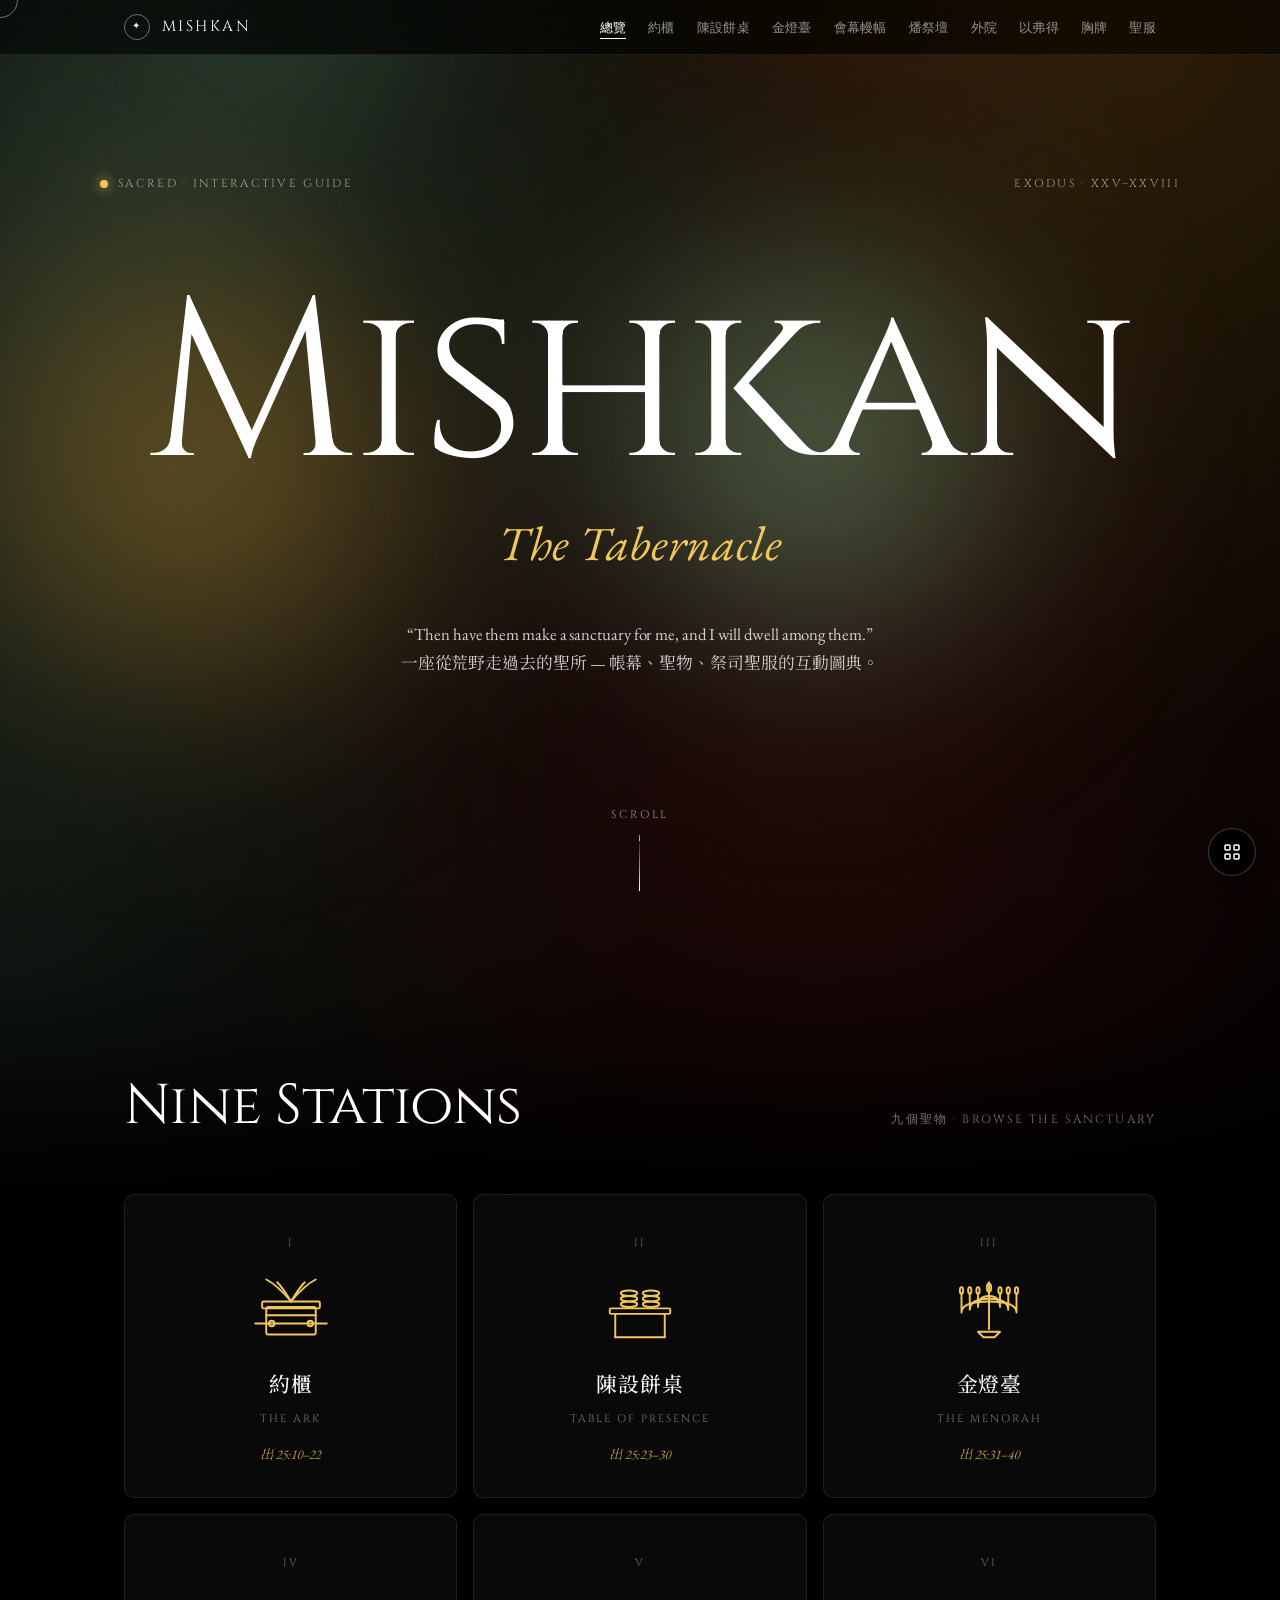
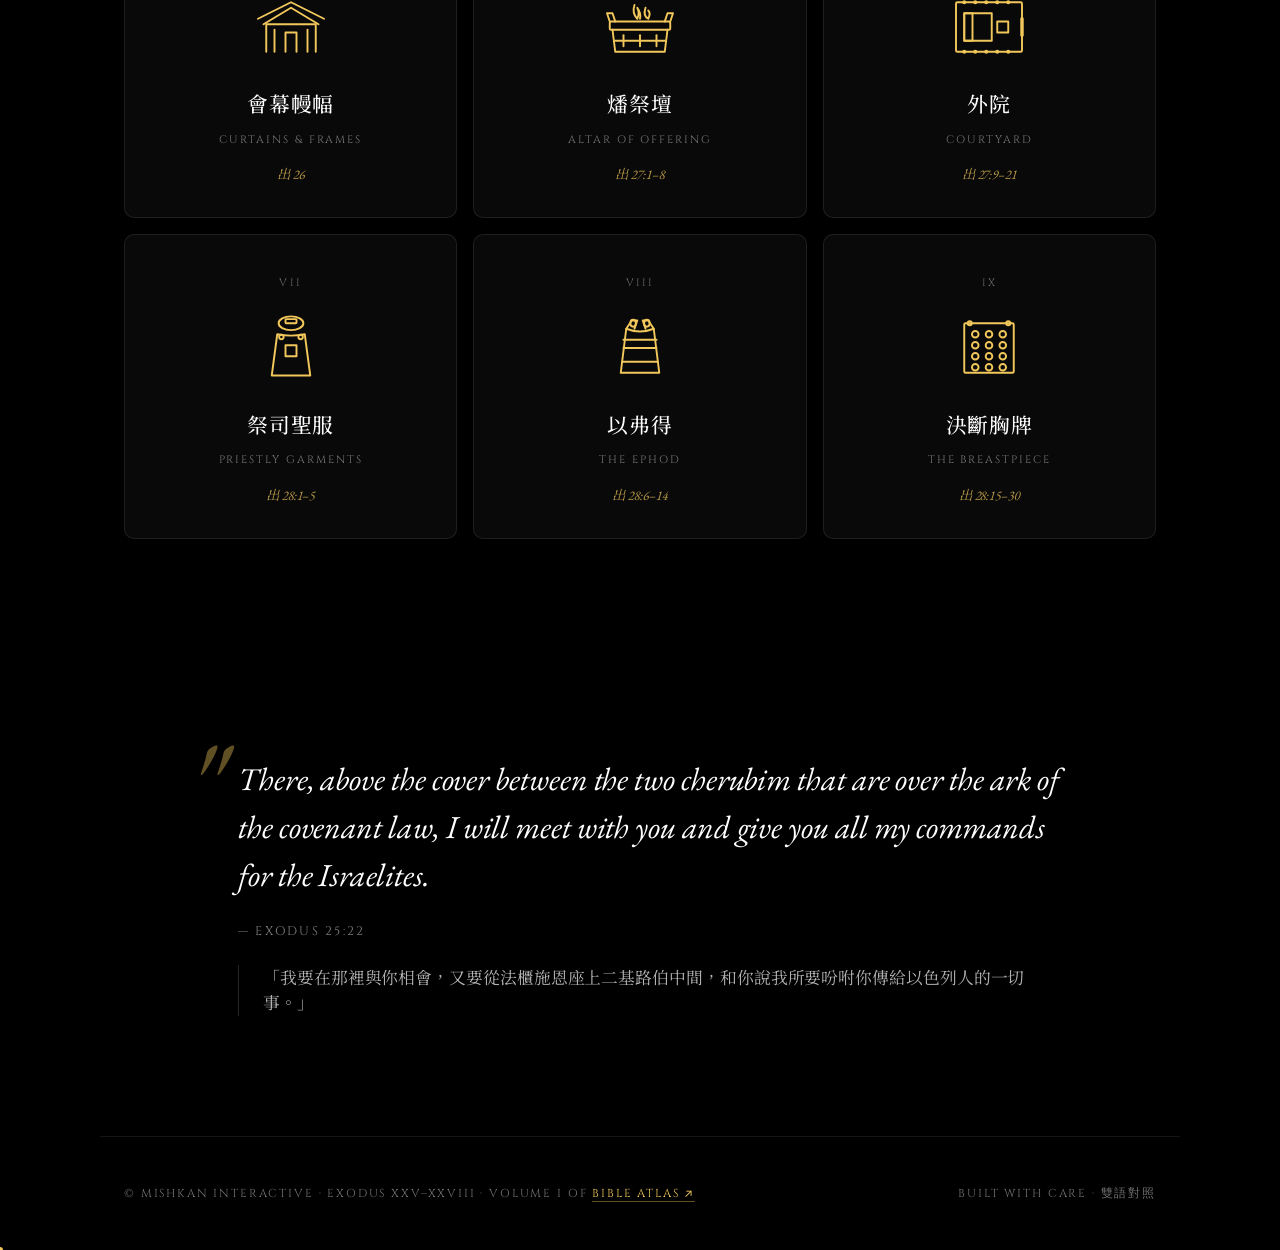
<file: index.html>
<!DOCTYPE html>
<html lang="zh-Hant">
<head>
  <meta charset="UTF-8" />
  <meta name="viewport" content="width=device-width, initial-scale=1.0, viewport-fit=cover" />
  <meta name="theme-color" content="#000000" />
  <title>Mishkan — The Tabernacle · Exodus XXV–XXVIII</title>
  <meta name="description" content="An interactive bilingual guide to the Tabernacle of Exodus 25–28." />
  <link rel="preconnect" href="https://fonts.googleapis.com" />
  <link rel="preconnect" href="https://fonts.gstatic.com" crossorigin />
  <link rel="stylesheet" href="css/style.css" />
</head>
<body>

  <header class="site-header">
    <div class="nav-container">
      <a href="index.html" class="brand"><span class="brand-mark">✦</span><span>Mishkan</span></a>
      <ul class="nav-links">
        <li><a href="index.html">總覽</a></li>
        <li><a href="ark.html">約櫃</a></li>
        <li><a href="table.html">陳設餅桌</a></li>
        <li><a href="lampstand.html">金燈臺</a></li>
        <li><a href="tabernacle.html">會幕幔幅</a></li>
        <li><a href="altar.html">燔祭壇</a></li>
        <li><a href="courtyard.html">外院</a></li>
        <li><a href="ephod.html">以弗得</a></li>
        <li><a href="breastpiece.html">胸牌</a></li>
        <li><a href="garments.html">聖服</a></li>
      </ul>
    </div>
  </header>

  <!-- ═══════════ COVER ═══════════ -->
  <section class="cover">
    <!-- Shifting aurora field -->
    <div class="aurora-field" aria-hidden="true">
      <div class="blob b1"></div>
      <div class="blob b2"></div>
      <div class="blob b3"></div>
      <div class="blob b4"></div>
    </div>

    <div class="cover-meta">
      <span>SACRED · INTERACTIVE GUIDE</span>
      <span>EXODUS · XXV–XXVIII</span>
    </div>

    <h1 class="display-massive" aria-label="Mishkan">
      <span class="ltr" style="animation-delay: 0.05s;">M</span><span class="ltr" style="animation-delay: 0.12s;">i</span><span class="ltr" style="animation-delay: 0.19s;">s</span><span class="ltr" style="animation-delay: 0.26s;">h</span><span class="ltr" style="animation-delay: 0.33s;">k</span><span class="ltr" style="animation-delay: 0.40s;">a</span><span class="ltr" style="animation-delay: 0.47s;">n</span>
    </h1>
    <p class="display-italic">The Tabernacle</p>

    <p class="cover-sub">
      “Then have them make a sanctuary for me, and I will dwell among them.”<br>
      一座從荒野走過去的聖所 — 帳幕、聖物、祭司聖服的互動圖典。
    </p>

    <div class="scroll-cue">
      <span>Scroll</span>
      <span class="line"></span>
    </div>
  </section>

  <!-- ═══════════ DIRECTORY ═══════════ -->
  <section class="directory">
    <div class="directory-head">
      <h2>Nine Stations</h2>
      <span class="label">九個聖物 · Browse the Sanctuary</span>
    </div>

    <ul class="station-grid">

      <li>
        <a class="station-card" href="ark.html">
          <span class="num">I</span>
          <span class="icon-wrap">
            <svg viewBox="0 0 64 64" stroke-width="1.4" stroke-linecap="round" stroke-linejoin="round">
              <!-- Ark of the Covenant: box + cherub wings + cover -->
              <rect x="14" y="32" width="36" height="20" rx="1.5"/>
              <line x1="14" y1="38" x2="50" y2="38"/>
              <rect x="11" y="28" width="42" height="5" rx="1"/>
              <!-- Wings rising -->
              <path d="M 32 28 Q 22 16 14 12"/>
              <path d="M 32 28 Q 42 16 50 12"/>
              <path d="M 32 28 Q 26 18 22 14"/>
              <path d="M 32 28 Q 38 18 42 14"/>
              <!-- Pole through rings -->
              <line x1="6" y1="44" x2="58" y2="44"/>
              <circle cx="18" cy="44" r="2"/>
              <circle cx="46" cy="44" r="2"/>
            </svg>
          </span>
          <span class="zh">約櫃</span>
          <span class="en">The Ark</span>
          <span class="chap">出 25:10–22</span>
        </a>
      </li>

      <li>
        <a class="station-card" href="table.html">
          <span class="num">II</span>
          <span class="icon-wrap">
            <svg viewBox="0 0 64 64" stroke-width="1.4" stroke-linecap="round" stroke-linejoin="round">
              <!-- Table with stacked bread -->
              <!-- Bread stacks -->
              <ellipse cx="24" cy="22" rx="6" ry="2"/>
              <ellipse cx="24" cy="26" rx="6" ry="2"/>
              <ellipse cx="24" cy="30" rx="6" ry="2"/>
              <ellipse cx="40" cy="22" rx="6" ry="2"/>
              <ellipse cx="40" cy="26" rx="6" ry="2"/>
              <ellipse cx="40" cy="30" rx="6" ry="2"/>
              <!-- Table top -->
              <rect x="10" y="33" width="44" height="4" rx="1"/>
              <!-- Legs -->
              <line x1="14" y1="37" x2="14" y2="54"/>
              <line x1="50" y1="37" x2="50" y2="54"/>
              <line x1="14" y1="54" x2="50" y2="54"/>
            </svg>
          </span>
          <span class="zh">陳設餅桌</span>
          <span class="en">Table of Presence</span>
          <span class="chap">出 25:23–30</span>
        </a>
      </li>

      <li>
        <a class="station-card" href="lampstand.html">
          <span class="num">III</span>
          <span class="icon-wrap">
            <svg viewBox="0 0 64 64" stroke-width="1.4" stroke-linecap="round" stroke-linejoin="round">
              <!-- Menorah: 7 branches -->
              <line x1="32" y1="14" x2="32" y2="48"/>
              <!-- Branches -->
              <path d="M 32 24 Q 24 24 24 32 L 24 22"/>
              <path d="M 32 26 Q 18 26 18 34 L 18 22"/>
              <path d="M 32 28 Q 12 28 12 36 L 12 22"/>
              <path d="M 32 24 Q 40 24 40 32 L 40 22"/>
              <path d="M 32 26 Q 46 26 46 34 L 46 22"/>
              <path d="M 32 28 Q 52 28 52 36 L 52 22"/>
              <!-- Flames as small ovals -->
              <ellipse cx="32" cy="18" rx="1.6" ry="3"/>
              <ellipse cx="24" cy="20" rx="1.2" ry="2.4"/>
              <ellipse cx="40" cy="20" rx="1.2" ry="2.4"/>
              <ellipse cx="18" cy="20" rx="1.2" ry="2.4"/>
              <ellipse cx="46" cy="20" rx="1.2" ry="2.4"/>
              <ellipse cx="12" cy="20" rx="1.2" ry="2.4"/>
              <ellipse cx="52" cy="20" rx="1.2" ry="2.4"/>
              <!-- Base -->
              <path d="M 24 50 L 40 50 L 36 54 L 28 54 Z"/>
            </svg>
          </span>
          <span class="zh">金燈臺</span>
          <span class="en">The Menorah</span>
          <span class="chap">出 25:31–40</span>
        </a>
      </li>

      <li>
        <a class="station-card" href="tabernacle.html">
          <span class="num">IV</span>
          <span class="icon-wrap">
            <svg viewBox="0 0 64 64" stroke-width="1.4" stroke-linecap="round" stroke-linejoin="round">
              <!-- Tent: layered roof + entrance -->
              <path d="M 8 26 L 32 14 L 56 26"/>
              <path d="M 12 30 L 32 18 L 52 30"/>
              <path d="M 14 50 L 14 30 L 50 30 L 50 50"/>
              <!-- Entrance veil -->
              <path d="M 28 50 L 28 36 L 36 36 L 36 50"/>
              <!-- Pillars at front -->
              <line x1="20" y1="50" x2="20" y2="34"/>
              <line x1="44" y1="50" x2="44" y2="34"/>
            </svg>
          </span>
          <span class="zh">會幕幔幅</span>
          <span class="en">Curtains & Frames</span>
          <span class="chap">出 26</span>
        </a>
      </li>

      <li>
        <a class="station-card" href="altar.html">
          <span class="num">V</span>
          <span class="icon-wrap">
            <svg viewBox="0 0 64 64" stroke-width="1.4" stroke-linecap="round" stroke-linejoin="round">
              <!-- Altar with horns + flames -->
              <!-- Flames -->
              <path d="M 28 16 Q 26 22 30 26 Q 32 22 30 18 Q 33 22 32 26"/>
              <path d="M 36 18 Q 34 24 38 26 Q 40 22 38 20"/>
              <!-- Altar top -->
              <rect x="10" y="28" width="44" height="6" rx="1"/>
              <!-- Horns -->
              <path d="M 10 28 L 8 22 L 12 22 L 14 28"/>
              <path d="M 50 28 L 52 22 L 56 22 L 54 28"/>
              <!-- Body -->
              <path d="M 12 34 L 14 50 L 50 50 L 52 34"/>
              <!-- Grating -->
              <line x1="14" y1="42" x2="50" y2="42"/>
              <line x1="20" y1="38" x2="20" y2="46"/>
              <line x1="32" y1="38" x2="32" y2="46"/>
              <line x1="44" y1="38" x2="44" y2="46"/>
            </svg>
          </span>
          <span class="zh">燔祭壇</span>
          <span class="en">Altar of Offering</span>
          <span class="chap">出 27:1–8</span>
        </a>
      </li>

      <li>
        <a class="station-card" href="courtyard.html">
          <span class="num">VI</span>
          <span class="icon-wrap">
            <svg viewBox="0 0 64 64" stroke-width="1.4" stroke-linecap="round" stroke-linejoin="round">
              <!-- Courtyard top-down plan -->
              <rect x="8" y="14" width="48" height="36" rx="1"/>
              <!-- Pillars (dots on perimeter) -->
              <circle cx="14" cy="14" r="0.8"/>
              <circle cx="22" cy="14" r="0.8"/>
              <circle cx="30" cy="14" r="0.8"/>
              <circle cx="38" cy="14" r="0.8"/>
              <circle cx="46" cy="14" r="0.8"/>
              <circle cx="14" cy="50" r="0.8"/>
              <circle cx="22" cy="50" r="0.8"/>
              <circle cx="30" cy="50" r="0.8"/>
              <circle cx="38" cy="50" r="0.8"/>
              <circle cx="46" cy="50" r="0.8"/>
              <!-- Tabernacle inside -->
              <rect x="14" y="22" width="20" height="20"/>
              <rect x="14" y="22" width="6" height="20"/>
              <!-- Altar -->
              <rect x="38" y="28" width="8" height="8"/>
              <!-- Gate (east) -->
              <line x1="56" y1="26" x2="56" y2="38" stroke-width="2.5"/>
            </svg>
          </span>
          <span class="zh">外院</span>
          <span class="en">Courtyard</span>
          <span class="chap">出 27:9–21</span>
        </a>
      </li>

      <li>
        <a class="station-card" href="garments.html">
          <span class="num">VII</span>
          <span class="icon-wrap">
            <svg viewBox="0 0 64 64" stroke-width="1.4" stroke-linecap="round" stroke-linejoin="round">
              <!-- Priestly robe silhouette -->
              <!-- Turban -->
              <ellipse cx="32" cy="14" rx="9" ry="5"/>
              <!-- Plate -->
              <rect x="28" y="11" width="8" height="3" rx="0.5"/>
              <!-- Body -->
              <path d="M 22 22 L 18 52 L 46 52 L 42 22 Q 32 24 22 22 Z"/>
              <!-- Shoulder stones -->
              <circle cx="25" cy="24" r="1.6"/>
              <circle cx="39" cy="24" r="1.6"/>
              <!-- Breastpiece (small square) -->
              <rect x="28" y="30" width="8" height="8"/>
            </svg>
          </span>
          <span class="zh">祭司聖服</span>
          <span class="en">Priestly Garments</span>
          <span class="chap">出 28:1–5</span>
        </a>
      </li>

      <li>
        <a class="station-card" href="ephod.html">
          <span class="num">VIII</span>
          <span class="icon-wrap">
            <svg viewBox="0 0 64 64" stroke-width="1.4" stroke-linecap="round" stroke-linejoin="round">
              <!-- Ephod: vest shape with shoulder pieces -->
              <path d="M 22 18 L 18 50 L 46 50 L 42 18 Q 32 22 22 18 Z"/>
              <!-- Shoulder straps -->
              <path d="M 22 18 L 26 12 L 30 12 L 28 18"/>
              <path d="M 42 18 L 38 12 L 34 12 L 36 18"/>
              <!-- Onyx stones -->
              <ellipse cx="27" cy="14" rx="2" ry="2.5"/>
              <ellipse cx="37" cy="14" rx="2" ry="2.5"/>
              <!-- Waistband -->
              <line x1="19" y1="42" x2="45" y2="42"/>
              <!-- Threads (gold/blue/purple/scarlet) -->
              <line x1="20" y1="26" x2="44" y2="26"/>
              <line x1="20" y1="32" x2="44" y2="32"/>
            </svg>
          </span>
          <span class="zh">以弗得</span>
          <span class="en">The Ephod</span>
          <span class="chap">出 28:6–14</span>
        </a>
      </li>

      <li>
        <a class="station-card" href="breastpiece.html">
          <span class="num">IX</span>
          <span class="icon-wrap">
            <svg viewBox="0 0 64 64" stroke-width="1.4" stroke-linecap="round" stroke-linejoin="round">
              <!-- Breastpiece: square with 12 stones -->
              <rect x="14" y="14" width="36" height="36" rx="1"/>
              <!-- 4 rows × 3 columns of stones -->
              <circle cx="22" cy="22" r="2.4"/>
              <circle cx="32" cy="22" r="2.4"/>
              <circle cx="42" cy="22" r="2.4"/>
              <circle cx="22" cy="30" r="2.4"/>
              <circle cx="32" cy="30" r="2.4"/>
              <circle cx="42" cy="30" r="2.4"/>
              <circle cx="22" cy="38" r="2.4"/>
              <circle cx="32" cy="38" r="2.4"/>
              <circle cx="42" cy="38" r="2.4"/>
              <circle cx="22" cy="46" r="2.4"/>
              <circle cx="32" cy="46" r="2.4"/>
              <circle cx="42" cy="46" r="2.4"/>
              <!-- Top ring chains -->
              <circle cx="18" cy="14" r="1.5"/>
              <circle cx="46" cy="14" r="1.5"/>
            </svg>
          </span>
          <span class="zh">決斷胸牌</span>
          <span class="en">The Breastpiece</span>
          <span class="chap">出 28:15–30</span>
        </a>
      </li>

    </ul>
  </section>

  <!-- ═══════════ MANIFESTO ═══════════ -->
  <section class="manifesto">
    <blockquote>
      There, above the cover between the two cherubim that are over the ark of the covenant law, I will meet with you and give you all my commands for the Israelites.
      <span class="attribution">— Exodus 25:22</span>
      <p class="zh">「我要在那裡與你相會，又要從法櫃施恩座上二基路伯中間，和你說我所要吩咐你傳給以色列人的一切事。」</p>
    </blockquote>
  </section>

  <footer class="cover-footer">
    <span>© Mishkan Interactive · Exodus XXV–XXVIII · Volume I of <a href="series.html" style="color: var(--gold-bright); text-decoration: none; border-bottom: 1px solid rgba(241,199,91,0.4);">Bible Atlas ↗</a></span>
    <span>Built with care · 雙語對照</span>
  </footer>

  <!-- Cursor follower -->
  <div class="cursor-ring" aria-hidden="true"></div>
  <div class="cursor-dot" aria-hidden="true"></div>

  <script src="js/main.js"></script>
  <script>
    // Cursor follower
    (function () {
      const dot = document.querySelector('.cursor-dot');
      const ring = document.querySelector('.cursor-ring');
      if (!dot || !ring) return;
      let rx = 0, ry = 0, tx = 0, ty = 0;
      document.addEventListener('mousemove', (e) => {
        tx = e.clientX; ty = e.clientY;
        dot.style.left = tx + 'px';
        dot.style.top = ty + 'px';
      });
      function loop() {
        rx += (tx - rx) * 0.18;
        ry += (ty - ry) * 0.18;
        ring.style.left = rx + 'px';
        ring.style.top = ry + 'px';
        requestAnimationFrame(loop);
      }
      loop();
      // Active on interactive elements
      document.querySelectorAll('a, button, .station, .hover-region').forEach((el) => {
        el.addEventListener('mouseenter', () => document.body.classList.add('cursor-active'));
        el.addEventListener('mouseleave', () => document.body.classList.remove('cursor-active'));
      });
    })();
  </script>
</body>
</html>
</file>
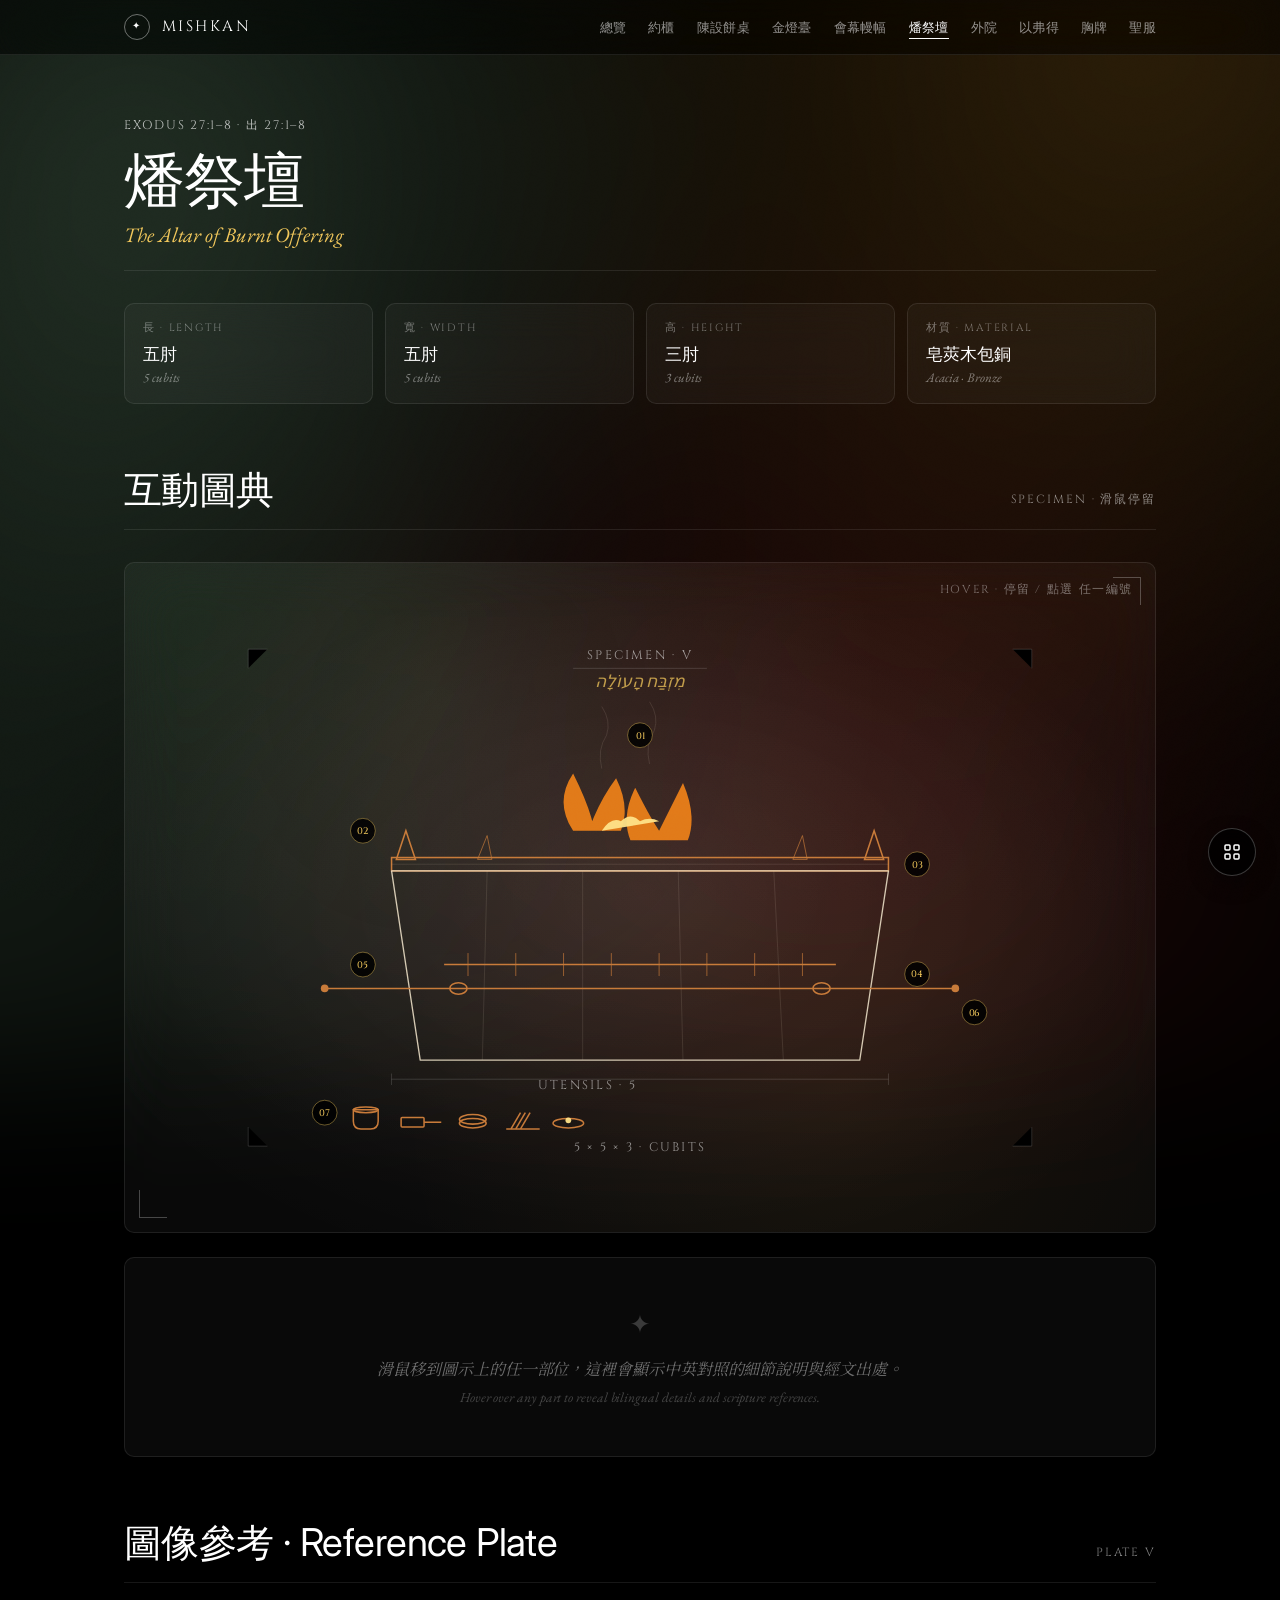
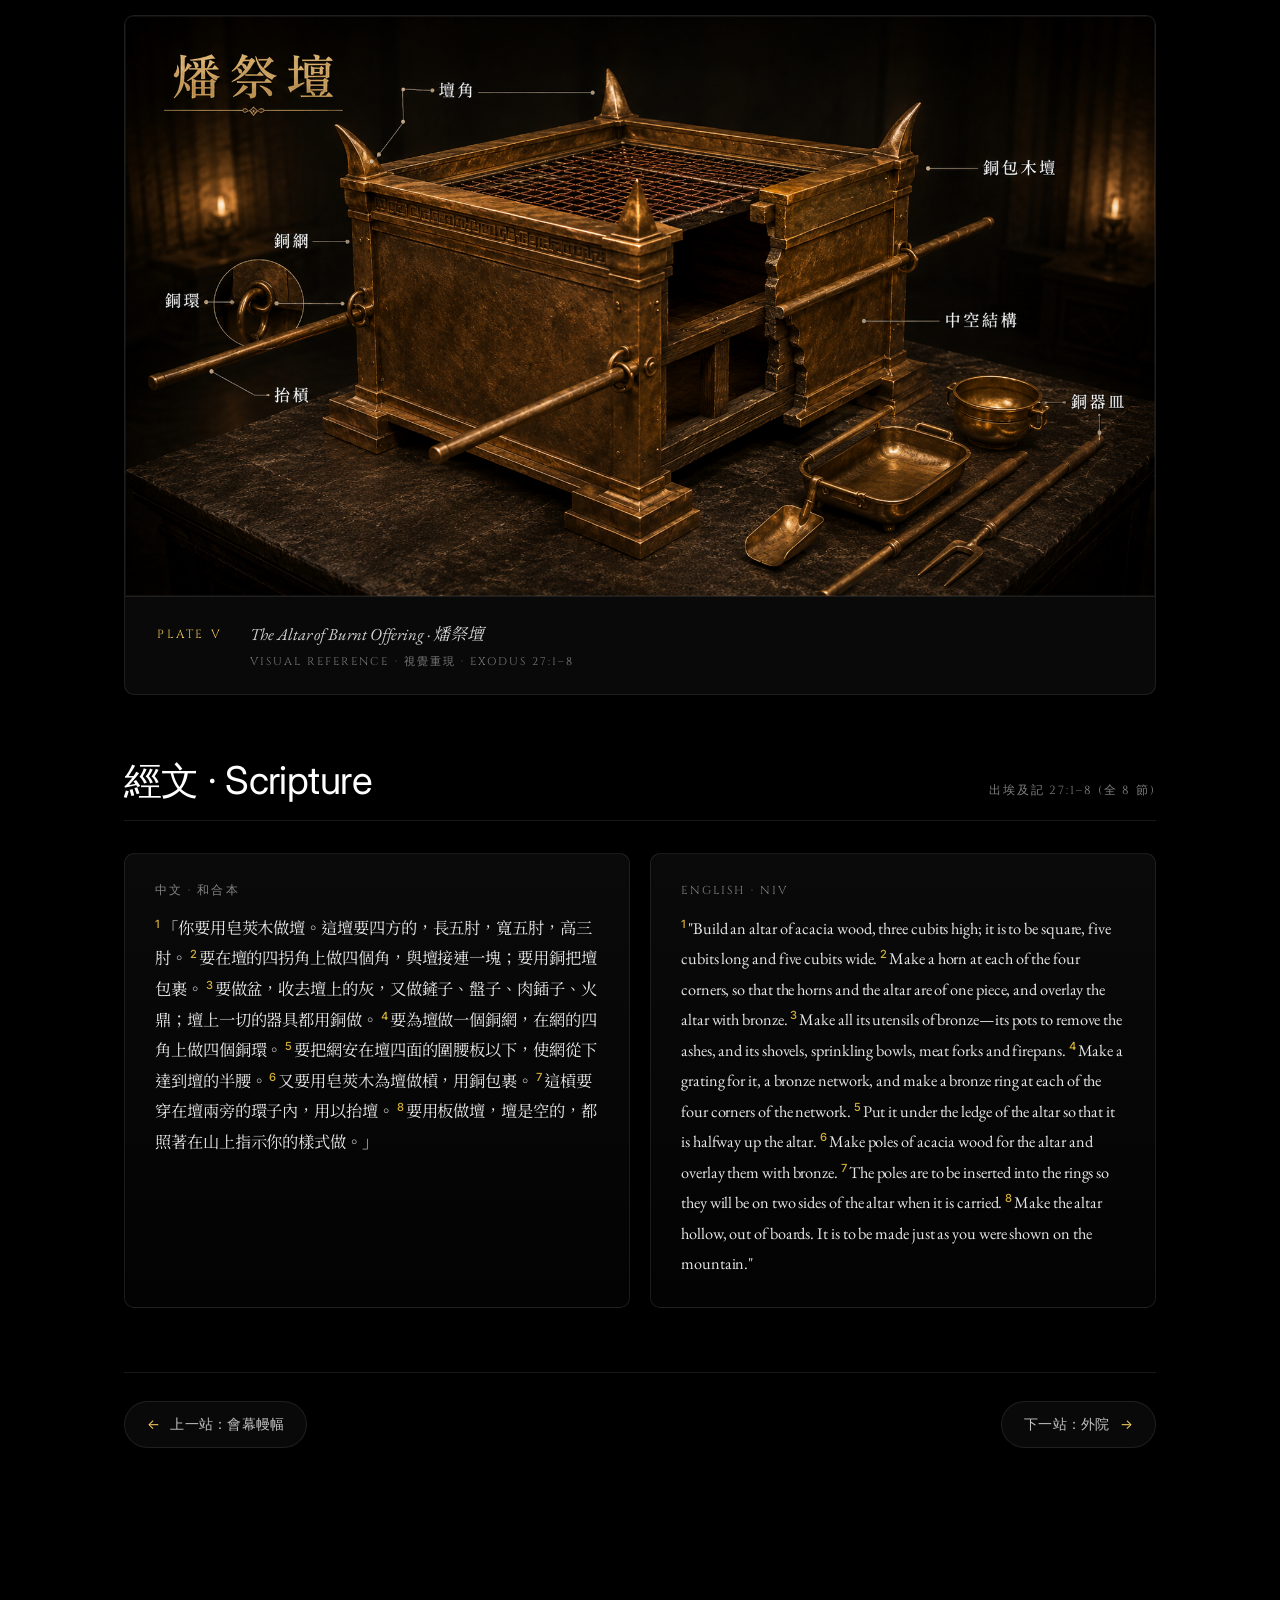
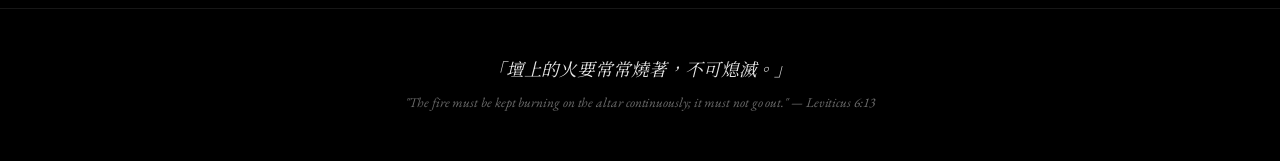
<file: altar.html>
<!DOCTYPE html>
<html lang="zh-Hant">
<head>
  <meta charset="UTF-8" />
  <meta name="viewport" content="width=device-width, initial-scale=1.0, viewport-fit=cover" />
  <meta name="theme-color" content="#000000" />
  <title>燔祭壇 · The Altar — 出埃及記 27:1–8</title>
  <link rel="preconnect" href="https://fonts.googleapis.com" />
  <link rel="preconnect" href="https://fonts.gstatic.com" crossorigin />
  <link rel="stylesheet" href="css/style.css" />
  <style>
    .specimen .line       { stroke: rgba(232, 220, 196, 0.9); fill: none; stroke-width: 1.4; stroke-linejoin: round; stroke-linecap: round; }
    .specimen .line-thin  { stroke: rgba(232, 220, 196, 0.5); fill: none; stroke-width: 0.8; }
    .specimen .line-faint { stroke: rgba(232, 220, 196, 0.25); fill: none; stroke-width: 0.5; }
    .specimen .bronze     { stroke: #c87b3a; fill: none; stroke-width: 1.6; }
    .specimen .bronze-thin{ stroke: #c87b3a; fill: none; stroke-width: 1; opacity: 0.7; }
    .specimen .flame-fill { fill: rgba(255, 138, 24, 0.85); }
    .specimen .ember      { fill: rgba(255, 227, 136, 0.95); }
    .specimen .hebrew     { fill: rgba(241, 199, 91, 0.75); font-family: 'EB Garamond', serif; font-style: italic; }
    .specimen .label      { fill: rgba(255, 255, 255, 0.55); font-family: 'Cinzel', serif; font-size: 9px; letter-spacing: 0.2em; }
    .specimen .marker-bg  { fill: rgba(0, 0, 0, 0.85); stroke: rgba(241, 199, 91, 0.55); stroke-width: 0.8; transition: fill 0.3s, stroke 0.3s; }
    .specimen .marker-txt { fill: #f1c75b; font-family: 'Cinzel', serif; font-size: 10px; font-weight: 500; transition: fill 0.3s; pointer-events: none; }
    .specimen .hover-region:hover .marker-bg,
    .specimen .hover-region.active .marker-bg { fill: #f1c75b; stroke: #fff4cc; }
    .specimen .hover-region:hover .marker-txt,
    .specimen .hover-region.active .marker-txt { fill: #000; }
    .specimen .hover-region:hover .line,
    .specimen .hover-region.active .line,
    .specimen .hover-region:hover .bronze,
    .specimen .hover-region.active .bronze { stroke: #fff4cc; stroke-width: 1.8; }
    .specimen .corner { stroke: rgba(255, 255, 255, 0.25); stroke-width: 0.6; }
    .flame { animation: flicker 2s ease-in-out infinite; transform-origin: center bottom; }
  </style>
</head>
<body>

  <header class="site-header">
    <div class="nav-container">
      <a href="index.html" class="brand"><span class="brand-mark">✦</span><span>Mishkan</span></a>
      <ul class="nav-links">
        <li><a href="index.html">總覽</a></li>
        <li><a href="ark.html">約櫃</a></li>
        <li><a href="table.html">陳設餅桌</a></li>
        <li><a href="lampstand.html">金燈臺</a></li>
        <li><a href="tabernacle.html">會幕幔幅</a></li>
        <li><a href="altar.html">燔祭壇</a></li>
        <li><a href="courtyard.html">外院</a></li>
        <li><a href="ephod.html">以弗得</a></li>
        <li><a href="breastpiece.html">胸牌</a></li>
        <li><a href="garments.html">聖服</a></li>
      </ul>
    </div>
  </header>

  <main class="container">

    <div class="section-header">
      <div>
        <span class="eyebrow">Exodus 27:1–8 · 出 27:1–8</span>
        <h1 style="margin-top: 12px;">燔祭壇</h1>
        <p style="font-family: var(--font-serif); font-style: italic; color: var(--gold-bright); font-size: 1.3rem; margin-top: 6px;">The Altar of Burnt Offering</p>
      </div>
    </div>

    <div class="specs">
      <div class="spec-item"><span class="label">長 · Length</span><span class="value">五肘<span class="en">5 cubits</span></span></div>
      <div class="spec-item"><span class="label">寬 · Width</span><span class="value">五肘<span class="en">5 cubits</span></span></div>
      <div class="spec-item"><span class="label">高 · Height</span><span class="value">三肘<span class="en">3 cubits</span></span></div>
      <div class="spec-item"><span class="label">材質 · Material</span><span class="value">皂莢木包銅<span class="en">Acacia · Bronze</span></span></div>
    </div>

    <section class="section">
      <div class="section-header">
        <h2>互動圖典</h2>
        <span class="ref">Specimen · 滑鼠停留</span>
      </div>

      <div class="interactive-stage">
        <span class="hint">Hover · 停留 / 點選 任一編號</span>
        <svg class="specimen" viewBox="0 0 900 600" width="100%" style="max-width: 860px;" xmlns="http://www.w3.org/2000/svg" role="img" aria-label="Altar of Burnt Offering — specimen diagram">

          <g class="corner">
            <path d="M 40 60 L 40 40 L 60 40"/>
            <path d="M 860 60 L 860 40 L 840 40"/>
            <path d="M 40 540 L 40 560 L 60 560"/>
            <path d="M 860 540 L 860 560 L 840 560"/>
          </g>

          <g>
            <text class="label" x="450" y="50" text-anchor="middle" style="letter-spacing: 0.3em; font-size: 11px;">SPECIMEN · V</text>
            <line x1="380" y1="60" x2="520" y2="60" stroke="rgba(255,255,255,0.3)" stroke-width="0.5"/>
            <text class="hebrew" x="450" y="80" text-anchor="middle" font-size="15">מִזְבַּח הָעוֹלָה</text>
          </g>

          <!-- ═══ 01 · ALTAR FIRE ═══ -->
          <g class="hover-region" tabindex="0"
             data-zh="壇上的火 · 不可熄滅" data-en="Altar Fire · Never to Go Out"
             data-desc-zh="「壇上的火要在其上常常燒著，不可熄滅。」(利 6:13)　「有火從耶和華面前出來，在壇上燒盡燔祭和脂油；眾民一見，就都歡呼，俯伏在地。」(利 9:24)"
             data-desc-en="'The fire on the altar must be kept burning; it must not go out.' (Lev 6:13) ｜ 'Fire came out from the presence of the Lord and consumed the burnt offering and the fat portions on the altar. And when all the people saw it, they shouted for joy and fell facedown.' (Lev 9:24)"
             data-ref="利 6:13; 9:24 · Lev 6:13; 9:24">
            <path class="flame flame-fill" d="M 380 230 Q 360 200 380 170 Q 395 200 400 220 Q 410 195 425 175 Q 440 205 430 230 Z" style="animation-delay: 0s;"/>
            <path class="flame flame-fill" d="M 440 240 Q 430 215 445 185 Q 460 215 470 230 Q 480 210 495 180 Q 510 215 500 240 Z" style="animation-delay: 0.4s;"/>
            <path class="flame ember" d="M 410 230 Q 420 215 430 220 Q 440 210 450 220 Q 460 215 470 220 Z" style="animation-delay: 0.2s;"/>
            <!-- subtle smoke -->
            <path class="line-faint" d="M 410 165 Q 405 145 415 130 Q 420 115 410 100"/>
            <path class="line-faint" d="M 460 160 Q 455 140 465 125 Q 470 110 460 95"/>
            <g transform="translate(450, 130)">
              <circle class="marker-bg" r="11"/>
              <text class="marker-txt" y="3.5" text-anchor="middle">01</text>
            </g>
          </g>

          <!-- ═══ 02 · FOUR HORNS ═══ -->
          <g class="hover-region" tabindex="0"
             data-zh="壇四角 · 一塊銅製成" data-en="Four Horns · Of One Piece"
             data-desc-zh="「要在壇的四拐角上做四個角，與壇接連一塊；要用銅把壇包裹。」(出 27:2)　「他要出來，到耶和華面前的壇那裡，在壇上行贖罪之禮，又要取些公牛的血和公山羊的血，抹在壇上四角的周圍。」(利 16:18)"
             data-desc-en="'Make a horn at each of the four corners, so that the horns and the altar are of one piece, and overlay the altar with bronze.' (Ex 27:2) ｜ 'Then he shall come out to the altar that is before the Lord and make atonement for it. He shall take some of the bull's blood and some of the goat's blood and put it on all the horns of the altar.' (Lev 16:18)"
             data-ref="出 27:2 · Exodus 27:2">
            <path class="bronze" d="M 215 260 L 205 230 L 195 260 Z" stroke-width="2"/>
            <path class="bronze" d="M 705 260 L 695 230 L 685 260 Z" stroke-width="2"/>
            <!-- Hidden back-corner horns (smaller, lighter) -->
            <path class="bronze-thin" d="M 295 260 L 290 235 L 280 260 Z"/>
            <path class="bronze-thin" d="M 625 260 L 620 235 L 610 260 Z"/>
            <g transform="translate(160, 230)">
              <circle class="marker-bg" r="11"/>
              <text class="marker-txt" y="3.5" text-anchor="middle">02</text>
            </g>
          </g>

          <!-- ═══ 03 · HEARTH TOP ═══ -->
          <g class="hover-region" tabindex="0"
             data-zh="壇頂 · 焚祭之處" data-en="Hearth · Where the Offering Burns"
             data-desc-zh="「要用板做壇，壇是空的，都照著在山上指示你的樣式做。」(出 27:8)　「他要按手在燔祭牲的頭上，燔祭便蒙悅納，為他贖罪。」(利 1:4)"
             data-desc-en="'Make the altar hollow, out of boards. It is to be made just as you were shown on the mountain.' (Ex 27:8) ｜ 'You are to lay your hand on the head of the burnt offering, and it will be accepted on your behalf to make atonement for you.' (Lev 1:4)"
             data-ref="出 27:8 · Exodus 27:8">
            <rect class="bronze" x="190" y="258" width="520" height="14"/>
            <line class="line-faint" x1="190" y1="265" x2="710" y2="265"/>
            <g transform="translate(740, 265)">
              <circle class="marker-bg" r="11"/>
              <text class="marker-txt" y="3.5" text-anchor="middle">03</text>
            </g>
          </g>

          <!-- ═══ 04 · ALTAR BODY (front elevation) ═══ -->
          <g class="hover-region" tabindex="0"
             data-zh="壇身 · 皂莢木包銅" data-en="Altar Body · Acacia Overlaid with Bronze"
             data-desc-zh="「你要用皂莢木做壇。這壇要四方的，長五肘，寬五肘，高三肘。要在壇的四拐角上做四個角，與壇接連一塊；要用銅把壇包裹。」"
             data-desc-en="'Build an altar of acacia wood, three cubits high; it is to be square, five cubits long and five cubits wide. Make a horn at each of the four corners, so that the horns and the altar are of one piece, and overlay the altar with bronze.'"
             data-ref="出 27:1–2; 加 3:13 · Exodus 27:1–2; Gal 3:13">
            <path class="line" d="M 190 272 L 710 272 L 680 470 L 220 470 Z"/>
            <!-- Vertical panel hints -->
            <line class="line-faint" x1="290" y1="272" x2="285" y2="470"/>
            <line class="line-faint" x1="390" y1="272" x2="390" y2="470"/>
            <line class="line-faint" x1="490" y1="272" x2="495" y2="470"/>
            <line class="line-faint" x1="590" y1="272" x2="600" y2="470"/>
            <g transform="translate(740, 380)">
              <circle class="marker-bg" r="11"/>
              <text class="marker-txt" y="3.5" text-anchor="middle">04</text>
            </g>
          </g>

          <!-- ═══ 05 · BRONZE GRATING ═══ -->
          <g class="hover-region" tabindex="0"
             data-zh="銅網 · 半腰處" data-en="Bronze Grating · At Mid-Height"
             data-desc-zh="「要為壇做一個銅網，在網的四角上做四個銅環。要把網安在壇四面的圍腰板以下，使網從下達到壇的半腰。」"
             data-desc-en="'Make a grating for it, a bronze network, and make a bronze ring at each of the four corners of the network. Put it under the ledge of the altar so that it is halfway up the altar.'"
             data-ref="出 27:4–5 · Exodus 27:4–5">
            <line class="bronze" x1="245" y1="370" x2="655" y2="370" stroke-width="1.5"/>
            <!-- crosshatch -->
            <g class="bronze-thin">
              <line x1="270" y1="358" x2="270" y2="382"/>
              <line x1="320" y1="358" x2="320" y2="382"/>
              <line x1="370" y1="358" x2="370" y2="382"/>
              <line x1="420" y1="358" x2="420" y2="382"/>
              <line x1="470" y1="358" x2="470" y2="382"/>
              <line x1="520" y1="358" x2="520" y2="382"/>
              <line x1="570" y1="358" x2="570" y2="382"/>
              <line x1="620" y1="358" x2="620" y2="382"/>
            </g>
            <g transform="translate(160, 370)">
              <circle class="marker-bg" r="11"/>
              <text class="marker-txt" y="3.5" text-anchor="middle">05</text>
            </g>
          </g>

          <!-- ═══ 06 · POLES + RINGS ═══ -->
          <g class="hover-region" tabindex="0"
             data-zh="銅槓與銅環" data-en="Bronze Poles & Rings"
             data-desc-zh="「又要用皂莢木為壇做槓，用銅包裹。這槓要穿在壇兩旁的環子內，用以抬壇。」"
             data-desc-en="'Make poles of acacia wood for the altar and overlay them with bronze. The poles are to be inserted into the rings so they will be on two sides of the altar when it is carried.'"
             data-ref="出 27:6–7 · Exodus 27:6–7">
            <line class="bronze" x1="120" y1="395" x2="780" y2="395" stroke-width="2.5"/>
            <ellipse class="bronze" cx="260" cy="395" rx="9" ry="6" stroke-width="2"/>
            <ellipse class="bronze" cx="640" cy="395" rx="9" ry="6" stroke-width="2"/>
            <circle cx="120" cy="395" r="4" fill="#c87b3a"/>
            <circle cx="780" cy="395" r="4" fill="#c87b3a"/>
            <g transform="translate(800, 420)">
              <circle class="marker-bg" r="11"/>
              <text class="marker-txt" y="3.5" text-anchor="middle">06</text>
            </g>
          </g>

          <!-- ═══ 07 · BRONZE UTENSILS (small inset) ═══ -->
          <g class="hover-region" tabindex="0"
             data-zh="銅器皿 · 灰桶、鏟、盆、肉鉤、火鼎" data-en="Bronze Utensils"
             data-desc-zh="「要做盆，收去壇上的灰，又做鏟子、盤子、肉鍤子、火鼎；壇上一切的器具都用銅做。」"
             data-desc-en="'Make all its utensils of bronze—its pots to remove the ashes, and its shovels, sprinkling bowls, meat forks and firepans.'"
             data-ref="出 27:3 · Exodus 27:3">
            <!-- Inset row at bottom -->
            <g transform="translate(150, 510)">
              <!-- Ash pot -->
              <path class="bronze" d="M 0 12 L 0 24 Q 0 32 8 32 L 18 32 Q 26 32 26 24 L 26 12 Z"/>
              <ellipse class="bronze" cx="13" cy="12" rx="13" ry="3"/>
              <!-- Shovel -->
              <rect class="bronze" x="50" y="20" width="24" height="10" rx="1"/>
              <line class="bronze" x1="74" y1="25" x2="92" y2="25"/>
              <!-- Sprinkling bowl -->
              <ellipse class="bronze" cx="125" cy="26" rx="14" ry="5"/>
              <ellipse class="bronze" cx="125" cy="22" rx="14" ry="5"/>
              <!-- Fork -->
              <line class="bronze" x1="165" y1="32" x2="175" y2="15"/>
              <line class="bronze" x1="170" y1="32" x2="180" y2="15"/>
              <line class="bronze" x1="175" y1="32" x2="185" y2="15"/>
              <line class="bronze" x1="160" y1="32" x2="195" y2="32" stroke-width="0.6"/>
              <!-- Firepan -->
              <ellipse class="bronze" cx="225" cy="26" rx="16" ry="5"/>
              <circle class="ember" cx="225" cy="23" r="3"/>
            </g>
            <g transform="translate(120, 525)">
              <circle class="marker-bg" r="11"/>
              <text class="marker-txt" y="3.5" text-anchor="middle">07</text>
            </g>
            <text class="label" x="395" y="500" text-anchor="middle" style="font-size: 8px; letter-spacing: 0.16em;">UTENSILS · 5</text>
          </g>

          <!-- Scale -->
          <g stroke="rgba(255, 255, 255, 0.3)" stroke-width="0.5">
            <line x1="190" y1="490" x2="710" y2="490"/>
            <line x1="190" y1="484" x2="190" y2="496"/>
            <line x1="710" y1="484" x2="710" y2="496"/>
          </g>
          <text class="label" x="450" y="565" text-anchor="middle">5 × 5 × 3 · CUBITS</text>

        </svg>
      </div>

      <div class="detail-panel empty">
        <div class="empty-icon">✦</div>
        <div class="empty-text">
          停留於任一編號，這裡顯示中英對照的細節說明與經文出處。<br/>
          <em style="font-size: 0.85rem; opacity: 0.6;">Hover any numbered hot-spot to reveal bilingual details and scripture references.</em>
        </div>
      </div>
    </section>

    <section class="section">
      <div class="section-header">
        <h2>圖像參考 · Reference Plate</h2>
        <span class="ref">Plate V</span>
      </div>
      <figure class="plate">
        <div class="plate-media">
          <img class="plate-image" src="images/altar.png" alt="Visual reference of the Altar of Burnt Offering" loading="lazy"/>
        </div>
        <figcaption>
          <span class="plate-label">Plate V</span>
          <div class="plate-body">
            <p>The Altar of Burnt Offering · 燔祭壇</p>
            <span class="meta">Visual reference · 視覺重現 · Exodus 27:1–8</span>
          </div>
        </figcaption>
      </figure>
    </section>

    <section class="section" id="scripture">
      <div class="section-header">
        <h2>經文 · Scripture</h2>
        <span class="ref">出埃及記 27:1–8 (全 8 節)</span>
      </div>
      <div class="bilingual scripture">
        <div>
          <h4>中文 · 和合本</h4>
          <p>
            <span class="verse-num">1</span>「你要用皂莢木做壇。這壇要四方的，長五肘，寬五肘，高三肘。
            <span class="verse-num">2</span>要在壇的四拐角上做四個角，與壇接連一塊；要用銅把壇包裹。
            <span class="verse-num">3</span>要做盆，收去壇上的灰，又做鏟子、盤子、肉鍤子、火鼎；壇上一切的器具都用銅做。
            <span class="verse-num">4</span>要為壇做一個銅網，在網的四角上做四個銅環。
            <span class="verse-num">5</span>要把網安在壇四面的圍腰板以下，使網從下達到壇的半腰。
            <span class="verse-num">6</span>又要用皂莢木為壇做槓，用銅包裹。
            <span class="verse-num">7</span>這槓要穿在壇兩旁的環子內，用以抬壇。
            <span class="verse-num">8</span>要用板做壇，壇是空的，都照著在山上指示你的樣式做。」
          </p>
        </div>
        <div>
          <h4>English · NIV</h4>
          <p>
            <span class="verse-num">1</span>"Build an altar of acacia wood, three cubits high; it is to be square, five cubits long and five cubits wide.
            <span class="verse-num">2</span>Make a horn at each of the four corners, so that the horns and the altar are of one piece, and overlay the altar with bronze.
            <span class="verse-num">3</span>Make all its utensils of bronze—its pots to remove the ashes, and its shovels, sprinkling bowls, meat forks and firepans.
            <span class="verse-num">4</span>Make a grating for it, a bronze network, and make a bronze ring at each of the four corners of the network.
            <span class="verse-num">5</span>Put it under the ledge of the altar so that it is halfway up the altar.
            <span class="verse-num">6</span>Make poles of acacia wood for the altar and overlay them with bronze.
            <span class="verse-num">7</span>The poles are to be inserted into the rings so they will be on two sides of the altar when it is carried.
            <span class="verse-num">8</span>Make the altar hollow, out of boards. It is to be made just as you were shown on the mountain."
          </p>
        </div>
      </div>
    </section>

    <nav class="page-nav">
      <a href="tabernacle.html"><span class="arrow">←</span> 上一站：會幕幔幅</a>
      <a href="courtyard.html">下一站：外院 <span class="arrow">→</span></a>
    </nav>

  </main>

  <footer class="site-footer">
    <p class="verse">「壇上的火要常常燒著，不可熄滅。」</p>
    <p style="font-family: var(--font-serif); font-style: italic;">"The fire must be kept burning on the altar continuously; it must not go out." — Leviticus 6:13</p>
  </footer>

  <script src="js/main.js"></script>
</body>
</html>
</file>
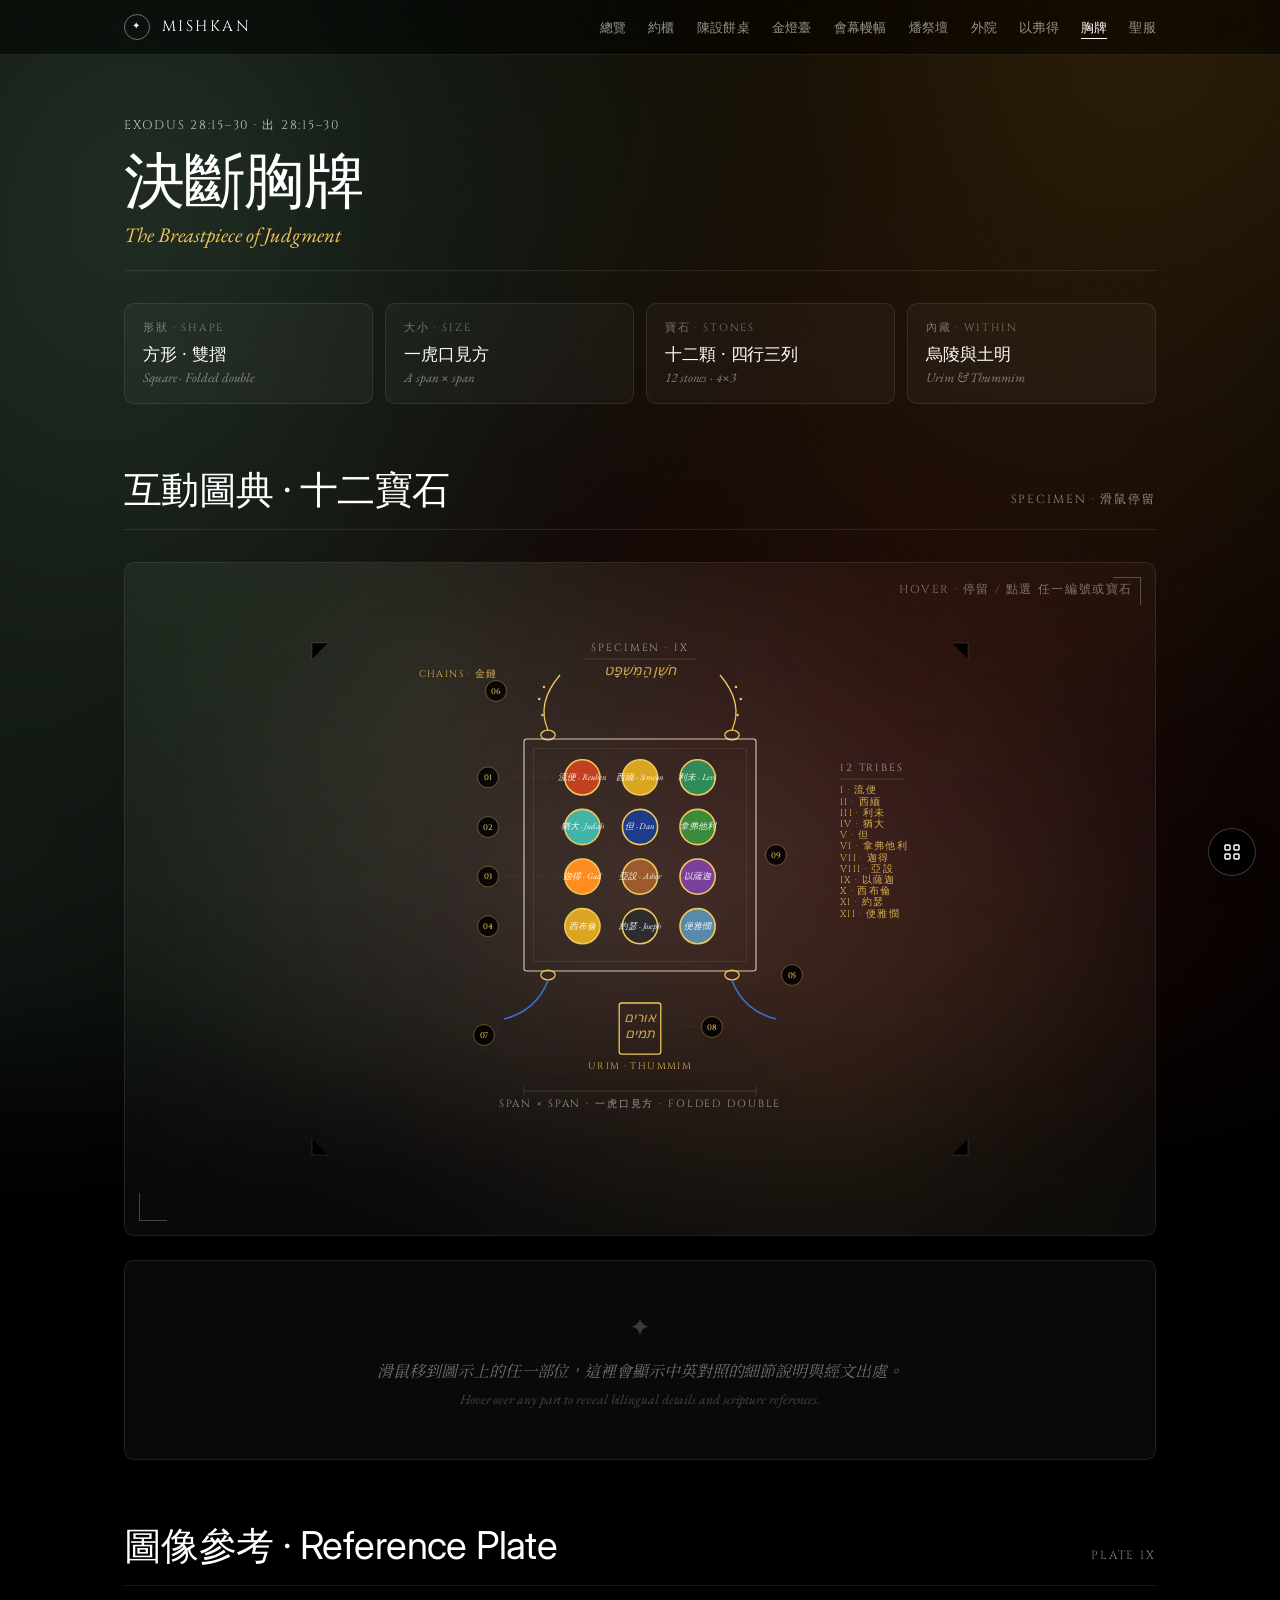
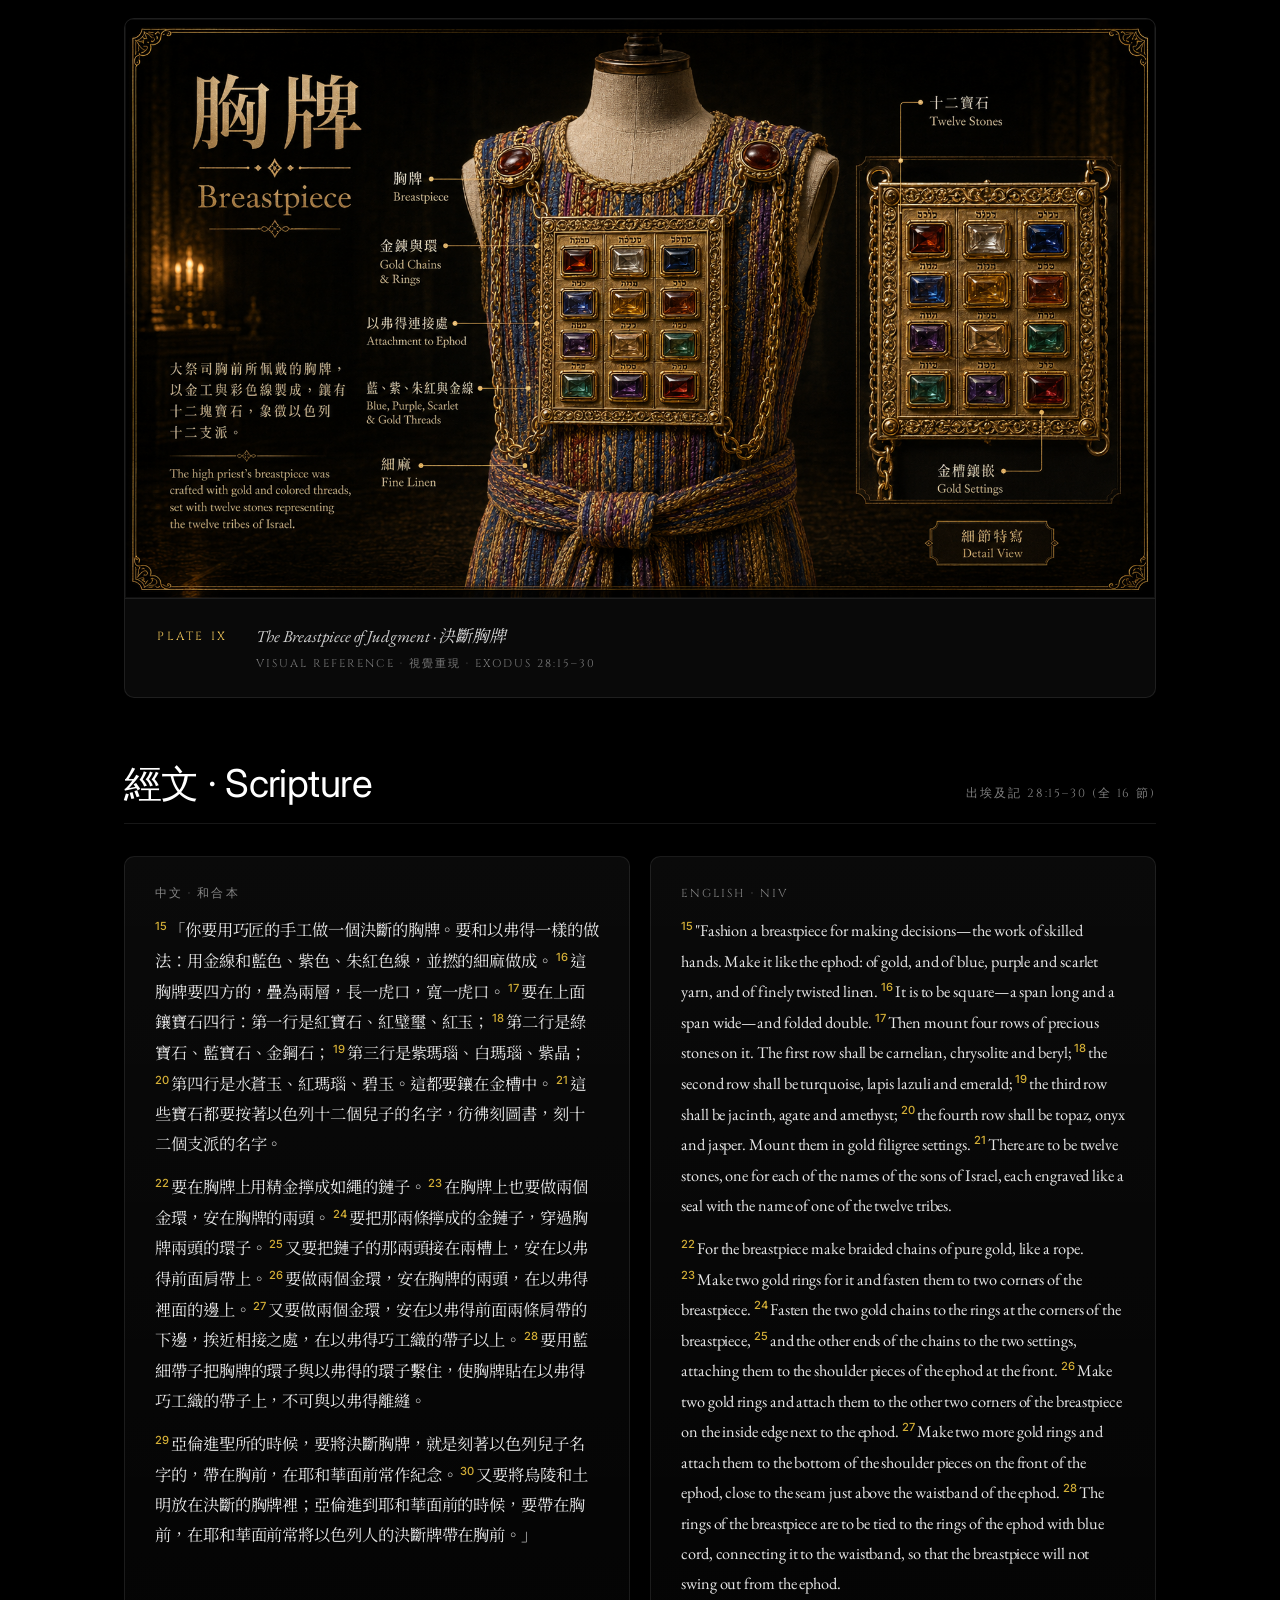
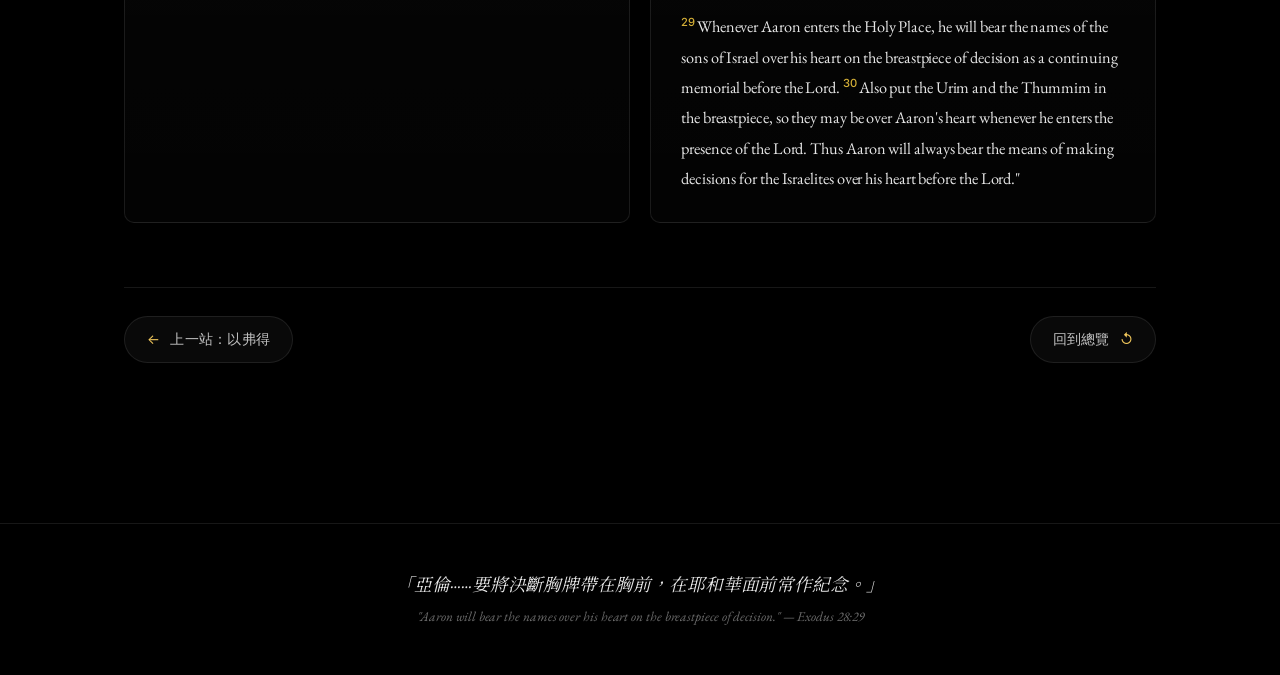
<file: breastpiece.html>
<!DOCTYPE html>
<html lang="zh-Hant">
<head>
  <meta charset="UTF-8" />
  <meta name="viewport" content="width=device-width, initial-scale=1.0, viewport-fit=cover" />
  <meta name="theme-color" content="#000000" />
  <title>決斷胸牌 · The Breastpiece — 出埃及記 28:15–30</title>
  <link rel="preconnect" href="https://fonts.googleapis.com" />
  <link rel="preconnect" href="https://fonts.gstatic.com" crossorigin />
  <link rel="stylesheet" href="css/style.css" />
  <style>
    .specimen .line       { stroke: rgba(232, 220, 196, 0.9); fill: none; stroke-width: 1.4; stroke-linejoin: round; stroke-linecap: round; }
    .specimen .line-thin  { stroke: rgba(232, 220, 196, 0.5); fill: none; stroke-width: 0.8; }
    .specimen .line-faint { stroke: rgba(232, 220, 196, 0.25); fill: none; stroke-width: 0.5; }
    .specimen .gold-line  { stroke: #f1c75b; fill: none; stroke-width: 1.6; }
    .specimen .gold-fill  { fill: #f1c75b; stroke: none; }
    .specimen .blue-cord  { stroke: #3e6ac4; fill: none; stroke-width: 2; }
    .specimen .hebrew     { fill: rgba(241, 199, 91, 0.8); font-family: 'EB Garamond', serif; font-style: italic; }
    .specimen .label      { fill: rgba(255, 255, 255, 0.55); font-family: 'Cinzel', serif; font-size: 9px; letter-spacing: 0.2em; }
    .specimen .label-tag  { fill: rgba(241, 199, 91, 0.85); font-family: 'Cinzel', serif; font-size: 8px; letter-spacing: 0.18em; }
    .specimen .tribe-name { fill: rgba(255, 255, 255, 0.92); font-family: 'EB Garamond', serif; font-style: italic; font-size: 9.5px; pointer-events: none; }
    .specimen .marker-bg  { fill: rgba(0, 0, 0, 0.85); stroke: rgba(241, 199, 91, 0.55); stroke-width: 0.8; transition: fill 0.3s, stroke 0.3s; }
    .specimen .marker-txt { fill: #f1c75b; font-family: 'Cinzel', serif; font-size: 10px; font-weight: 500; transition: fill 0.3s; pointer-events: none; }
    .specimen .hover-region:hover .marker-bg,
    .specimen .hover-region.active .marker-bg { fill: #f1c75b; stroke: #fff4cc; }
    .specimen .hover-region:hover .marker-txt,
    .specimen .hover-region.active .marker-txt { fill: #000; }
    .specimen .hover-region:hover .line,
    .specimen .hover-region.active .line { stroke: #fff4cc; stroke-width: 1.8; }
    .specimen .corner { stroke: rgba(255, 255, 255, 0.25); stroke-width: 0.6; }
    .specimen .leader { stroke: rgba(255, 255, 255, 0.2); stroke-width: 0.5; stroke-dasharray: 2 3; }
  </style>
</head>
<body>

  <header class="site-header">
    <div class="nav-container">
      <a href="index.html" class="brand"><span class="brand-mark">✦</span><span>Mishkan</span></a>
      <ul class="nav-links">
        <li><a href="index.html">總覽</a></li>
        <li><a href="ark.html">約櫃</a></li>
        <li><a href="table.html">陳設餅桌</a></li>
        <li><a href="lampstand.html">金燈臺</a></li>
        <li><a href="tabernacle.html">會幕幔幅</a></li>
        <li><a href="altar.html">燔祭壇</a></li>
        <li><a href="courtyard.html">外院</a></li>
        <li><a href="ephod.html">以弗得</a></li>
        <li><a href="breastpiece.html">胸牌</a></li>
        <li><a href="garments.html">聖服</a></li>
      </ul>
    </div>
  </header>

  <main class="container">

    <div class="section-header">
      <div>
        <span class="eyebrow">Exodus 28:15–30 · 出 28:15–30</span>
        <h1 style="margin-top: 12px;">決斷胸牌</h1>
        <p style="font-family: var(--font-serif); font-style: italic; color: var(--gold-bright); font-size: 1.3rem; margin-top: 6px;">The Breastpiece of Judgment</p>
      </div>
    </div>

    <div class="specs">
      <div class="spec-item"><span class="label">形狀 · Shape</span><span class="value">方形 · 雙摺<span class="en">Square · Folded double</span></span></div>
      <div class="spec-item"><span class="label">大小 · Size</span><span class="value">一虎口見方<span class="en">A span × span</span></span></div>
      <div class="spec-item"><span class="label">寶石 · Stones</span><span class="value">十二顆 · 四行三列<span class="en">12 stones · 4×3</span></span></div>
      <div class="spec-item"><span class="label">內藏 · Within</span><span class="value">烏陵與土明<span class="en">Urim & Thummim</span></span></div>
    </div>

    <section class="section">
      <div class="section-header">
        <h2>互動圖典 · 十二寶石</h2>
        <span class="ref">Specimen · 滑鼠停留</span>
      </div>

      <div class="interactive-stage">
        <span class="hint">Hover · 停留 / 點選 任一編號或寶石</span>
        <svg class="specimen" viewBox="0 0 900 720" width="100%" style="max-width: 720px;" xmlns="http://www.w3.org/2000/svg" role="img" aria-label="Breastpiece of Judgment — specimen diagram">

          <g class="corner">
            <path d="M 40 60 L 40 40 L 60 40"/>
            <path d="M 860 60 L 860 40 L 840 40"/>
            <path d="M 40 660 L 40 680 L 60 680"/>
            <path d="M 860 660 L 860 680 L 840 680"/>
          </g>

          <g>
            <text class="label" x="450" y="50" text-anchor="middle" style="letter-spacing: 0.3em; font-size: 11px;">SPECIMEN · IX</text>
            <line x1="380" y1="60" x2="520" y2="60" stroke="rgba(255,255,255,0.3)" stroke-width="0.5"/>
            <text class="hebrew" x="450" y="80" text-anchor="middle" font-size="15">חֹשֶׁן הַמִּשְׁפָּט</text>
          </g>

          <!-- ═══ 06 · TOP RINGS & CHAINS (drawn first) ═══ -->
          <g class="hover-region" tabindex="0"
             data-zh="兩個金環 · 上邊兩角＋金鏈" data-en="Upper Rings + Gold Chains"
             data-desc-zh="「要在胸牌上用精金擰成如繩的鏈子。在胸牌上也要做兩個金環，安在胸牌的兩頭。要把那兩條擰成的金鏈子，穿過胸牌兩頭的環子。又要把鏈子的那兩頭接在兩槽上，安在以弗得前面肩帶上。」"
             data-desc-en="'For the breastpiece make braided chains of pure gold, like a rope. Make two gold rings for it and fasten them to two corners of the breastpiece. Fasten the two gold chains to the rings at the corners of the breastpiece, and the other ends of the chains to the two settings, attaching them to the shoulder pieces of the ephod at the front.'"
             data-ref="出 28:23–25 · Exodus 28:23–25">
            <ellipse class="gold-line" cx="335" cy="155" rx="9" ry="6" stroke-width="2"/>
            <ellipse class="gold-line" cx="565" cy="155" rx="9" ry="6" stroke-width="2"/>
            <path class="gold-line" d="M 335 149 Q 320 115 350 80"/>
            <path class="gold-line" d="M 565 149 Q 580 115 550 80"/>
            <g class="gold-fill">
              <circle cx="328" cy="130" r="1.6"/><circle cx="324" cy="110" r="1.6"/><circle cx="330" cy="95" r="1.6"/>
              <circle cx="572" cy="130" r="1.6"/><circle cx="576" cy="110" r="1.6"/><circle cx="570" cy="95" r="1.6"/>
            </g>
            <line class="leader" x1="350" y1="80" x2="280" y2="80"/>
            <text class="label-tag" x="272" y="83" text-anchor="end">CHAINS · 金鏈</text>
            <g transform="translate(270, 100)">
              <circle class="marker-bg" r="11"/>
              <text class="marker-txt" y="3.5" text-anchor="middle">06</text>
            </g>
          </g>

          <!-- ═══ 09 · POUCH (breastpiece backing) ═══ -->
          <g class="hover-region" tabindex="0"
             data-zh="胸牌底布 · 雙摺方袋" data-en="The Pouch · Folded Double"
             data-desc-zh="「你要用巧匠的手工做一個決斷的胸牌。要和以弗得一樣的做法：用金線和藍色、紫色、朱紅色線，並撚的細麻做成。這胸牌要四方的，疊為兩層，長一虎口，寬一虎口。」"
             data-desc-en="'Fashion a breastpiece for making decisions—the work of skilled hands. Make it like the ephod: of gold, and of blue, purple and scarlet yarn, and of finely twisted linen. It is to be square—a span long and a span wide—and folded double.'"
             data-ref="出 28:15–16 · Exodus 28:15–16">
            <rect class="line" x="305" y="160" width="290" height="290" rx="3" stroke-width="1.8"/>
            <rect class="line-faint" x="317" y="172" width="266" height="266"/>
            <g transform="translate(620, 305)">
              <circle class="marker-bg" r="11"/>
              <text class="marker-txt" y="3.5" text-anchor="middle">09</text>
            </g>
            <line class="leader" x1="605" y1="305" x2="640" y2="305"/>
          </g>

          <!-- ═══ 01 · ROW 1 (Reuben, Simeon, Levi) ═══ -->
          <g class="hover-region" tabindex="0"
             data-zh="第一行 · 紅寶石／紅璧璽／紅玉" data-en="Row 1 · Carnelian, Topaz, Beryl"
             data-desc-zh="「要在上面鑲寶石四行：第一行是紅寶石、紅璧璽、紅玉。」（依次為 流便 · 西緬 · 利未 三支派）"
             data-desc-en="'Then mount four rows of precious stones on it. The first row shall be carnelian, chrysolite and beryl.' (Reuben · Simeon · Levi)"
             data-ref="出 28:17 · Exodus 28:17">
            <circle cx="378" cy="208" r="22" fill="#c2401f" stroke="#f1c75b" stroke-width="2"/>
            <circle cx="450" cy="208" r="22" fill="#daa520" stroke="#f1c75b" stroke-width="2"/>
            <circle cx="522" cy="208" r="22" fill="#2e8b57" stroke="#f1c75b" stroke-width="2"/>
            <text class="tribe-name" x="378" y="211" text-anchor="middle">流便 · Reuben</text>
            <text class="tribe-name" x="450" y="211" text-anchor="middle" fill="rgba(0,0,0,0.85)">西緬 · Simeon</text>
            <text class="tribe-name" x="522" y="211" text-anchor="middle">利未 · Levi</text>
            <g transform="translate(260, 208)">
              <circle class="marker-bg" r="11"/>
              <text class="marker-txt" y="3.5" text-anchor="middle">01</text>
            </g>
            <line class="leader" x1="280" y1="208" x2="354" y2="208"/>
          </g>

          <!-- ═══ 02 · ROW 2 (Judah, Issachar, Zebulun) ═══ -->
          <g class="hover-region" tabindex="0"
             data-zh="第二行 · 綠寶石／藍寶石／金鋼石" data-en="Row 2 · Turquoise, Sapphire, Diamond"
             data-desc-zh="「第二行是綠寶石、藍寶石、金鋼石。」（依次為 猶大 · 但 · 拿弗他利 三支派）"
             data-desc-en="'The second row shall be turquoise, lapis lazuli and emerald.' (Judah · Dan · Naphtali)"
             data-ref="出 28:18 · Exodus 28:18">
            <circle cx="378" cy="270" r="22" fill="#40b5a7" stroke="#f1c75b" stroke-width="2"/>
            <circle cx="450" cy="270" r="22" fill="#1e3a8a" stroke="#f1c75b" stroke-width="2"/>
            <circle cx="522" cy="270" r="22" fill="#3a8a3a" stroke="#f1c75b" stroke-width="2"/>
            <text class="tribe-name" x="378" y="273" text-anchor="middle">猶大 · Judah</text>
            <text class="tribe-name" x="450" y="273" text-anchor="middle">但 · Dan</text>
            <text class="tribe-name" x="522" y="273" text-anchor="middle">拿弗他利</text>
            <g transform="translate(260, 270)">
              <circle class="marker-bg" r="11"/>
              <text class="marker-txt" y="3.5" text-anchor="middle">02</text>
            </g>
            <line class="leader" x1="280" y1="270" x2="354" y2="270"/>
          </g>

          <!-- ═══ 03 · ROW 3 (Gad, Asher, Issachar) ═══ -->
          <g class="hover-region" tabindex="0"
             data-zh="第三行 · 紫瑪瑙／白瑪瑙／紫晶" data-en="Row 3 · Jacinth, Agate, Amethyst"
             data-desc-zh="「第三行是紫瑪瑙、白瑪瑙、紫晶。」（依次為 迦得 · 亞設 · 以薩迦 三支派）"
             data-desc-en="'The third row shall be jacinth, agate and amethyst.' (Gad · Asher · Issachar)"
             data-ref="出 28:19 · Exodus 28:19">
            <circle cx="378" cy="332" r="22" fill="#ff8c1f" stroke="#f1c75b" stroke-width="2"/>
            <circle cx="450" cy="332" r="22" fill="#9b5a2c" stroke="#f1c75b" stroke-width="2"/>
            <circle cx="522" cy="332" r="22" fill="#7a3f9b" stroke="#f1c75b" stroke-width="2"/>
            <text class="tribe-name" x="378" y="335" text-anchor="middle" fill="rgba(0,0,0,0.85)">迦得 · Gad</text>
            <text class="tribe-name" x="450" y="335" text-anchor="middle">亞設 · Asher</text>
            <text class="tribe-name" x="522" y="335" text-anchor="middle">以薩迦</text>
            <g transform="translate(260, 332)">
              <circle class="marker-bg" r="11"/>
              <text class="marker-txt" y="3.5" text-anchor="middle">03</text>
            </g>
            <line class="leader" x1="280" y1="332" x2="354" y2="332"/>
          </g>

          <!-- ═══ 04 · ROW 4 (Zebulun, Joseph, Benjamin) ═══ -->
          <g class="hover-region" tabindex="0"
             data-zh="第四行 · 水蒼玉／紅瑪瑙／碧玉" data-en="Row 4 · Chrysolite, Onyx, Jasper"
             data-desc-zh="「第四行是水蒼玉、紅瑪瑙、碧玉。這都要鑲在金槽中。這些寶石都要按著以色列十二個兒子的名字，彷彿刻圖書，刻十二個支派的名字。」（依次為 西布倫 · 約瑟 · 便雅憫 三支派）"
             data-desc-en="'The fourth row shall be topaz, onyx and jasper. Mount them in gold filigree settings. There are to be twelve stones, one for each of the names of the sons of Israel, each engraved like a seal with the name of one of the twelve tribes.' (Zebulun · Joseph · Benjamin)"
             data-ref="出 28:20–21 · Exodus 28:20–21">
            <circle cx="378" cy="394" r="22" fill="#daa520" stroke="#f1c75b" stroke-width="2"/>
            <circle cx="450" cy="394" r="22" fill="#2c2c2c" stroke="#f1c75b" stroke-width="2"/>
            <circle cx="522" cy="394" r="22" fill="#5a8aaa" stroke="#f1c75b" stroke-width="2"/>
            <text class="tribe-name" x="378" y="397" text-anchor="middle" fill="rgba(0,0,0,0.85)">西布倫</text>
            <text class="tribe-name" x="450" y="397" text-anchor="middle">約瑟 · Joseph</text>
            <text class="tribe-name" x="522" y="397" text-anchor="middle">便雅憫</text>
            <g transform="translate(260, 394)">
              <circle class="marker-bg" r="11"/>
              <text class="marker-txt" y="3.5" text-anchor="middle">04</text>
            </g>
            <line class="leader" x1="280" y1="394" x2="354" y2="394"/>
          </g>

          <!-- ═══ 05 · LOWER RINGS ═══ -->
          <g class="hover-region" tabindex="0"
             data-zh="底邊金環" data-en="Lower Gold Rings"
             data-desc-zh="「要做兩個金環，安在胸牌的兩頭，在以弗得裡面的邊上。又要做兩個金環，安在以弗得前面兩條肩帶的下邊，挨近相接之處，在以弗得巧工織的帶子以上。」"
             data-desc-en="'Make two gold rings and attach them to the other two corners of the breastpiece on the inside edge next to the ephod. Make two more gold rings and attach them to the bottom of the shoulder pieces on the front of the ephod, close to the seam just above the waistband of the ephod.'"
             data-ref="出 28:26 · Exodus 28:26">
            <ellipse class="gold-line" cx="335" cy="455" rx="9" ry="6" stroke-width="2"/>
            <ellipse class="gold-line" cx="565" cy="455" rx="9" ry="6" stroke-width="2"/>
            <g transform="translate(640, 455)">
              <circle class="marker-bg" r="11"/>
              <text class="marker-txt" y="3.5" text-anchor="middle">05</text>
            </g>
            <line class="leader" x1="620" y1="455" x2="575" y2="455"/>
          </g>

          <!-- ═══ 07 · BLUE CORD ═══ -->
          <g class="hover-region" tabindex="0"
             data-zh="藍細帶子" data-en="Blue Cord"
             data-desc-zh="「要用藍細帶子把胸牌的環子與以弗得的環子繫住，使胸牌貼在以弗得巧工織的帶子上，不可與以弗得離縫。」"
             data-desc-en="'The rings of the breastpiece are to be tied to the rings of the ephod with blue cord, connecting it to the waistband, so that the breastpiece will not swing out from the ephod.'"
             data-ref="出 28:28 · Exodus 28:28">
            <path class="blue-cord" d="M 335 462 Q 320 500 280 510"/>
            <path class="blue-cord" d="M 565 462 Q 580 500 620 510"/>
            <g transform="translate(255, 530)">
              <circle class="marker-bg" r="11"/>
              <text class="marker-txt" y="3.5" text-anchor="middle">07</text>
            </g>
            <line class="leader" x1="270" y1="525" x2="275" y2="515"/>
          </g>

          <!-- ═══ 08 · URIM & THUMMIM ═══ -->
          <g class="hover-region" tabindex="0"
             data-zh="烏陵與土明 · 「光與全備」" data-en="Urim & Thummim · Lights & Perfections"
             data-desc-zh="「又要將烏陵和土明放在決斷的胸牌裡；亞倫進到耶和華面前的時候，要帶在胸前，在耶和華面前常將以色列人的決斷牌帶在胸前。」(出 28:30)　「他要站在祭司以利亞撒面前；以利亞撒要憑烏陵的判斷，在耶和華面前為他求問。」(民 27:21)"
             data-desc-en="'Also put the Urim and the Thummim in the breastpiece, so they may be over Aaron's heart whenever he enters the presence of the Lord. Thus Aaron will always bear the means of making decisions for the Israelites over his heart before the Lord.' (Ex 28:30) ｜ 'He is to stand before Eleazar the priest, who will obtain decisions for him by inquiring of the Urim before the Lord.' (Num 27:21)"
             data-ref="出 28:30; 民 27:21 · Exodus 28:30; Num 27:21">
            <rect class="gold-line" x="424" y="490" width="52" height="64" rx="3" stroke-width="2"/>
            <text class="hebrew" x="450" y="514" text-anchor="middle" font-size="14">אורים</text>
            <text class="hebrew" x="450" y="534" text-anchor="middle" font-size="14">תמים</text>
            <text class="label-tag" x="450" y="572" text-anchor="middle">URIM · THUMMIM</text>
            <g transform="translate(540, 520)">
              <circle class="marker-bg" r="11"/>
              <text class="marker-txt" y="3.5" text-anchor="middle">08</text>
            </g>
            <line class="leader" x1="520" y1="520" x2="478" y2="520"/>
          </g>

          <!-- Decorative explanation panel (12 stones legend) -->
          <g transform="translate(700, 200)">
            <text class="label" x="0" y="0" style="font-size: 9px; letter-spacing: 0.18em;">12 TRIBES</text>
            <line x1="0" y1="10" x2="80" y2="10" stroke="rgba(255,255,255,0.3)" stroke-width="0.5"/>
            <text class="label-tag" x="0" y="28">I · 流便</text>
            <text class="label-tag" x="0" y="42">II · 西緬</text>
            <text class="label-tag" x="0" y="56">III · 利未</text>
            <text class="label-tag" x="0" y="70">IV · 猶大</text>
            <text class="label-tag" x="0" y="84">V · 但</text>
            <text class="label-tag" x="0" y="98">VI · 拿弗他利</text>
            <text class="label-tag" x="0" y="112">VII · 迦得</text>
            <text class="label-tag" x="0" y="126">VIII · 亞設</text>
            <text class="label-tag" x="0" y="140">IX · 以薩迦</text>
            <text class="label-tag" x="0" y="154">X · 西布倫</text>
            <text class="label-tag" x="0" y="168">XI · 約瑟</text>
            <text class="label-tag" x="0" y="182">XII · 便雅憫</text>
          </g>

          <!-- Scale -->
          <g stroke="rgba(255, 255, 255, 0.3)" stroke-width="0.5">
            <line x1="305" y1="600" x2="595" y2="600"/>
            <line x1="305" y1="594" x2="305" y2="606"/>
            <line x1="595" y1="594" x2="595" y2="606"/>
          </g>
          <text class="label" x="450" y="620" text-anchor="middle">SPAN × SPAN · 一虎口見方 · FOLDED DOUBLE</text>

        </svg>
      </div>

      <div class="detail-panel empty">
        <div class="empty-icon">✦</div>
        <div class="empty-text">
          停留於任一編號或寶石，這裡顯示中英對照的細節說明與經文出處。<br/>
          <em style="font-size: 0.85rem; opacity: 0.6;">Hover any numbered hot-spot or stone to reveal bilingual details and scripture references.</em>
        </div>
      </div>
    </section>

    <section class="section">
      <div class="section-header">
        <h2>圖像參考 · Reference Plate</h2>
        <span class="ref">Plate IX</span>
      </div>
      <figure class="plate">
        <div class="plate-media">
          <img class="plate-image" src="images/breastpiece.png" alt="Visual reference of the Breastpiece of Judgment" loading="lazy"/>
        </div>
        <figcaption>
          <span class="plate-label">Plate IX</span>
          <div class="plate-body">
            <p>The Breastpiece of Judgment · 決斷胸牌</p>
            <span class="meta">Visual reference · 視覺重現 · Exodus 28:15–30</span>
          </div>
        </figcaption>
      </figure>
    </section>

    <section class="section" id="scripture">
      <div class="section-header">
        <h2>經文 · Scripture</h2>
        <span class="ref">出埃及記 28:15–30 (全 16 節)</span>
      </div>
      <div class="bilingual scripture">
        <div>
          <h4>中文 · 和合本</h4>
          <p>
            <span class="verse-num">15</span>「你要用巧匠的手工做一個決斷的胸牌。要和以弗得一樣的做法：用金線和藍色、紫色、朱紅色線，並撚的細麻做成。
            <span class="verse-num">16</span>這胸牌要四方的，疊為兩層，長一虎口，寬一虎口。
            <span class="verse-num">17</span>要在上面鑲寶石四行：第一行是紅寶石、紅璧璽、紅玉；
            <span class="verse-num">18</span>第二行是綠寶石、藍寶石、金鋼石；
            <span class="verse-num">19</span>第三行是紫瑪瑙、白瑪瑙、紫晶；
            <span class="verse-num">20</span>第四行是水蒼玉、紅瑪瑙、碧玉。這都要鑲在金槽中。
            <span class="verse-num">21</span>這些寶石都要按著以色列十二個兒子的名字，彷彿刻圖書，刻十二個支派的名字。
          </p>
          <p style="margin-top: 0.8rem;">
            <span class="verse-num">22</span>要在胸牌上用精金擰成如繩的鏈子。
            <span class="verse-num">23</span>在胸牌上也要做兩個金環，安在胸牌的兩頭。
            <span class="verse-num">24</span>要把那兩條擰成的金鏈子，穿過胸牌兩頭的環子。
            <span class="verse-num">25</span>又要把鏈子的那兩頭接在兩槽上，安在以弗得前面肩帶上。
            <span class="verse-num">26</span>要做兩個金環，安在胸牌的兩頭，在以弗得裡面的邊上。
            <span class="verse-num">27</span>又要做兩個金環，安在以弗得前面兩條肩帶的下邊，挨近相接之處，在以弗得巧工織的帶子以上。
            <span class="verse-num">28</span>要用藍細帶子把胸牌的環子與以弗得的環子繫住，使胸牌貼在以弗得巧工織的帶子上，不可與以弗得離縫。
          </p>
          <p style="margin-top: 0.8rem;">
            <span class="verse-num">29</span>亞倫進聖所的時候，要將決斷胸牌，就是刻著以色列兒子名字的，帶在胸前，在耶和華面前常作紀念。
            <span class="verse-num">30</span>又要將烏陵和土明放在決斷的胸牌裡；亞倫進到耶和華面前的時候，要帶在胸前，在耶和華面前常將以色列人的決斷牌帶在胸前。」
          </p>
        </div>
        <div>
          <h4>English · NIV</h4>
          <p>
            <span class="verse-num">15</span>"Fashion a breastpiece for making decisions—the work of skilled hands. Make it like the ephod: of gold, and of blue, purple and scarlet yarn, and of finely twisted linen.
            <span class="verse-num">16</span>It is to be square—a span long and a span wide—and folded double.
            <span class="verse-num">17</span>Then mount four rows of precious stones on it. The first row shall be carnelian, chrysolite and beryl;
            <span class="verse-num">18</span>the second row shall be turquoise, lapis lazuli and emerald;
            <span class="verse-num">19</span>the third row shall be jacinth, agate and amethyst;
            <span class="verse-num">20</span>the fourth row shall be topaz, onyx and jasper. Mount them in gold filigree settings.
            <span class="verse-num">21</span>There are to be twelve stones, one for each of the names of the sons of Israel, each engraved like a seal with the name of one of the twelve tribes.
          </p>
          <p style="margin-top: 0.8rem;">
            <span class="verse-num">22</span>For the breastpiece make braided chains of pure gold, like a rope.
            <span class="verse-num">23</span>Make two gold rings for it and fasten them to two corners of the breastpiece.
            <span class="verse-num">24</span>Fasten the two gold chains to the rings at the corners of the breastpiece,
            <span class="verse-num">25</span>and the other ends of the chains to the two settings, attaching them to the shoulder pieces of the ephod at the front.
            <span class="verse-num">26</span>Make two gold rings and attach them to the other two corners of the breastpiece on the inside edge next to the ephod.
            <span class="verse-num">27</span>Make two more gold rings and attach them to the bottom of the shoulder pieces on the front of the ephod, close to the seam just above the waistband of the ephod.
            <span class="verse-num">28</span>The rings of the breastpiece are to be tied to the rings of the ephod with blue cord, connecting it to the waistband, so that the breastpiece will not swing out from the ephod.
          </p>
          <p style="margin-top: 0.8rem;">
            <span class="verse-num">29</span>Whenever Aaron enters the Holy Place, he will bear the names of the sons of Israel over his heart on the breastpiece of decision as a continuing memorial before the Lord.
            <span class="verse-num">30</span>Also put the Urim and the Thummim in the breastpiece, so they may be over Aaron's heart whenever he enters the presence of the Lord. Thus Aaron will always bear the means of making decisions for the Israelites over his heart before the Lord."
          </p>
        </div>
      </div>
    </section>

    <nav class="page-nav">
      <a href="ephod.html"><span class="arrow">←</span> 上一站：以弗得</a>
      <a href="index.html">回到總覽 <span class="arrow">↺</span></a>
    </nav>

  </main>

  <footer class="site-footer">
    <p class="verse">「亞倫⋯⋯要將決斷胸牌帶在胸前，在耶和華面前常作紀念。」</p>
    <p style="font-family: var(--font-serif); font-style: italic;">"Aaron will bear the names over his heart on the breastpiece of decision." — Exodus 28:29</p>
  </footer>

  <script src="js/main.js"></script>
</body>
</html>
</file>
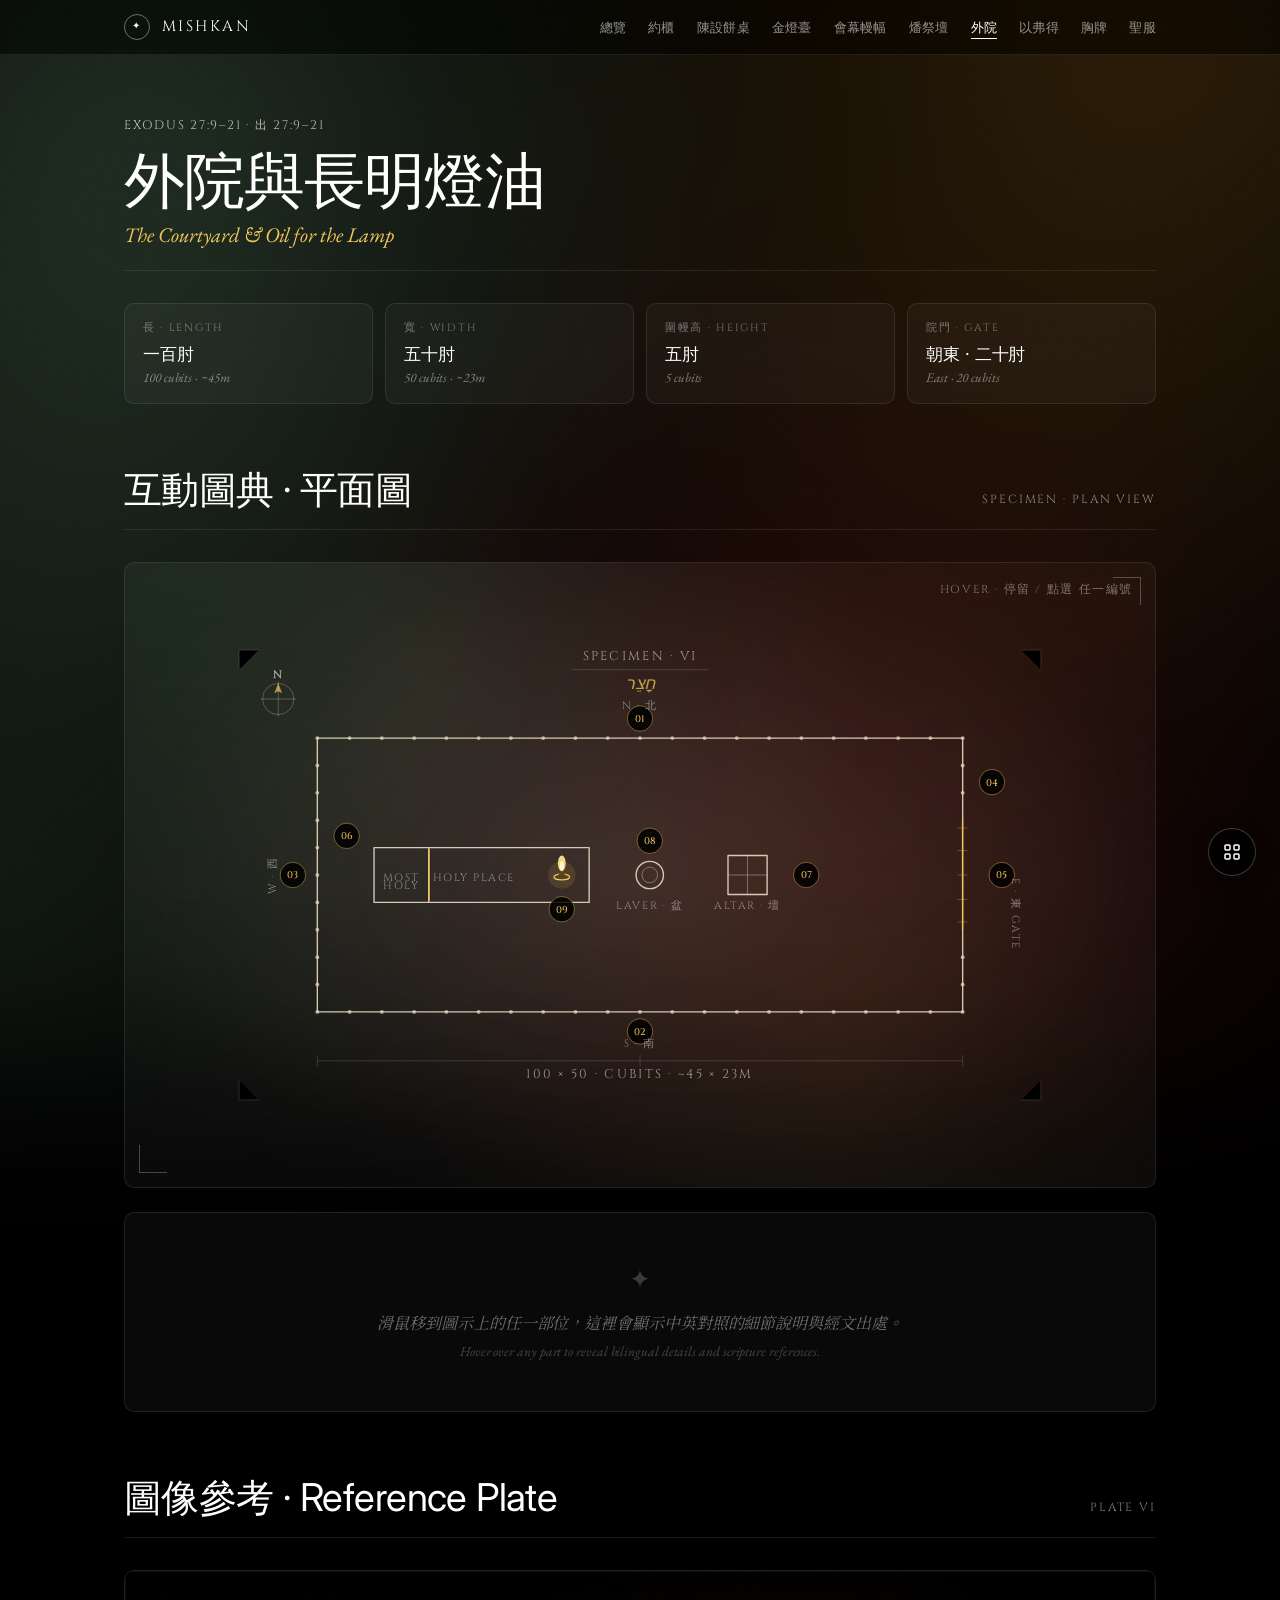
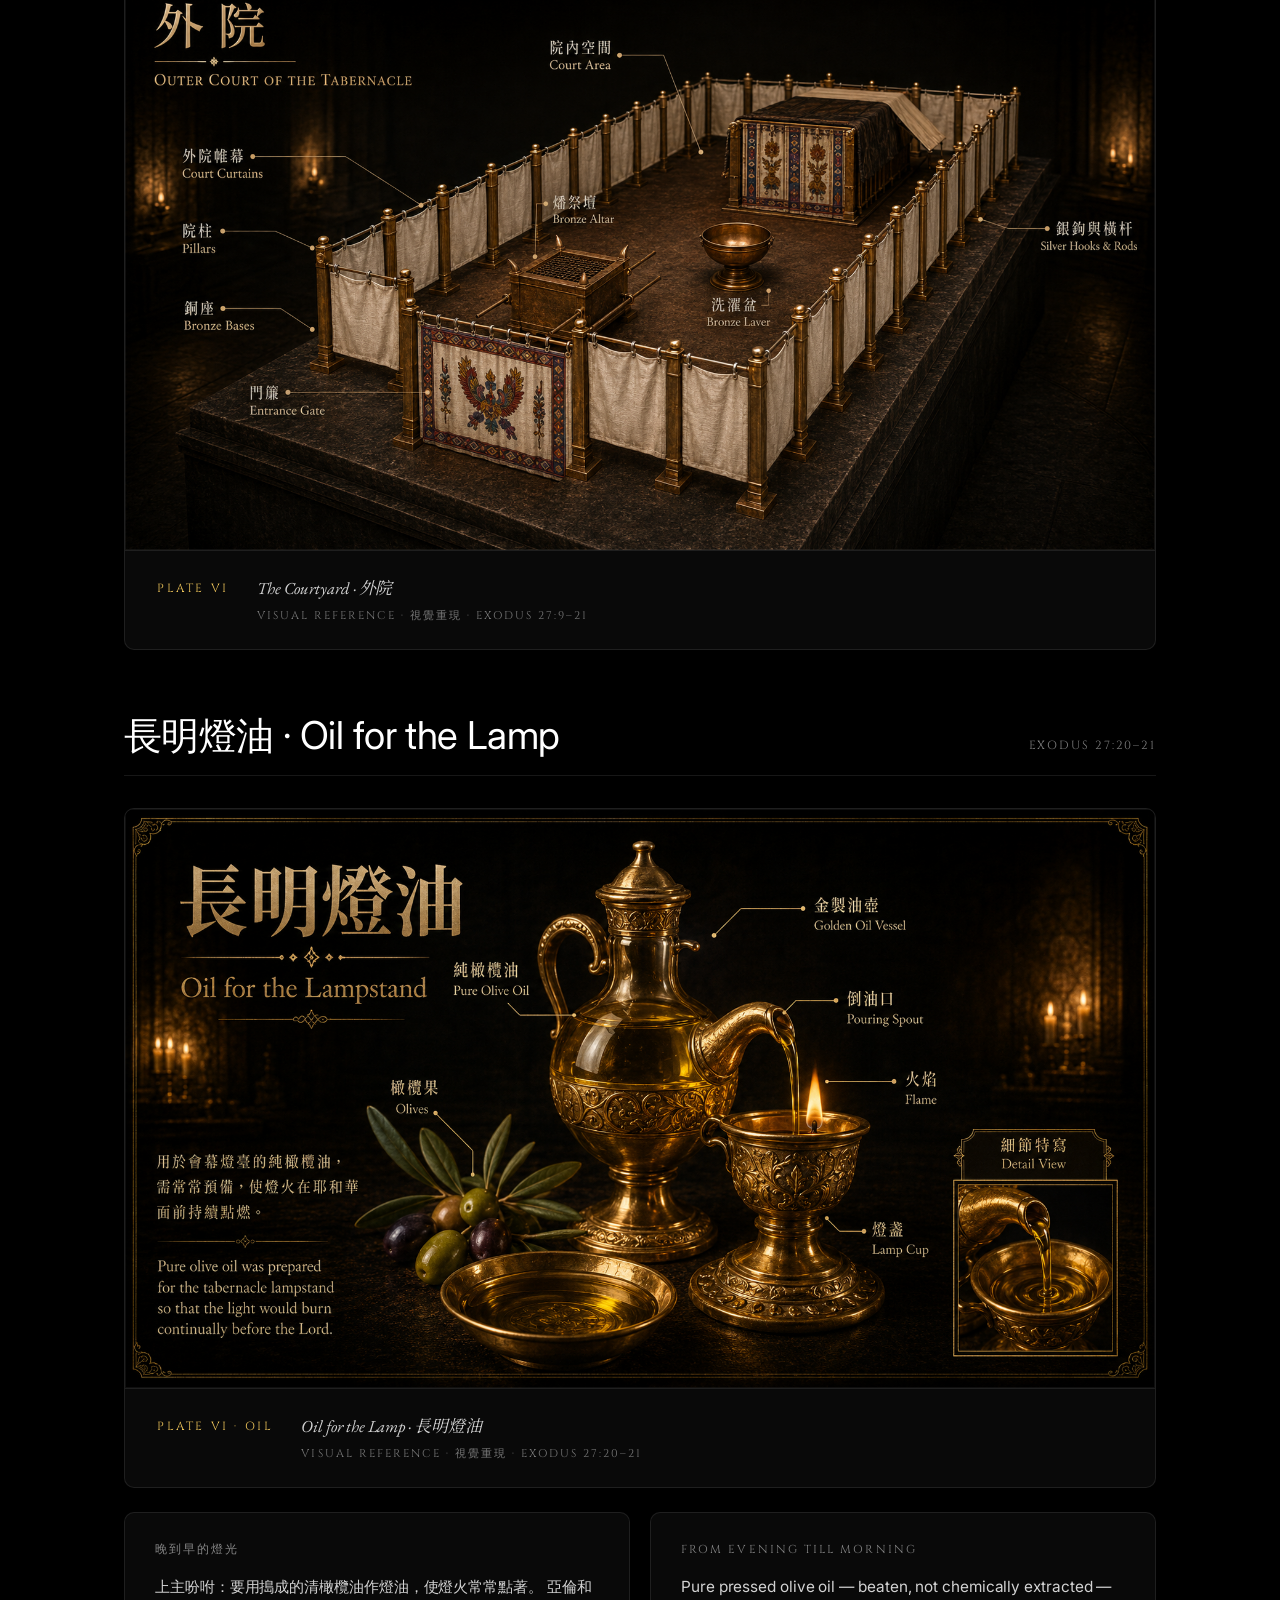
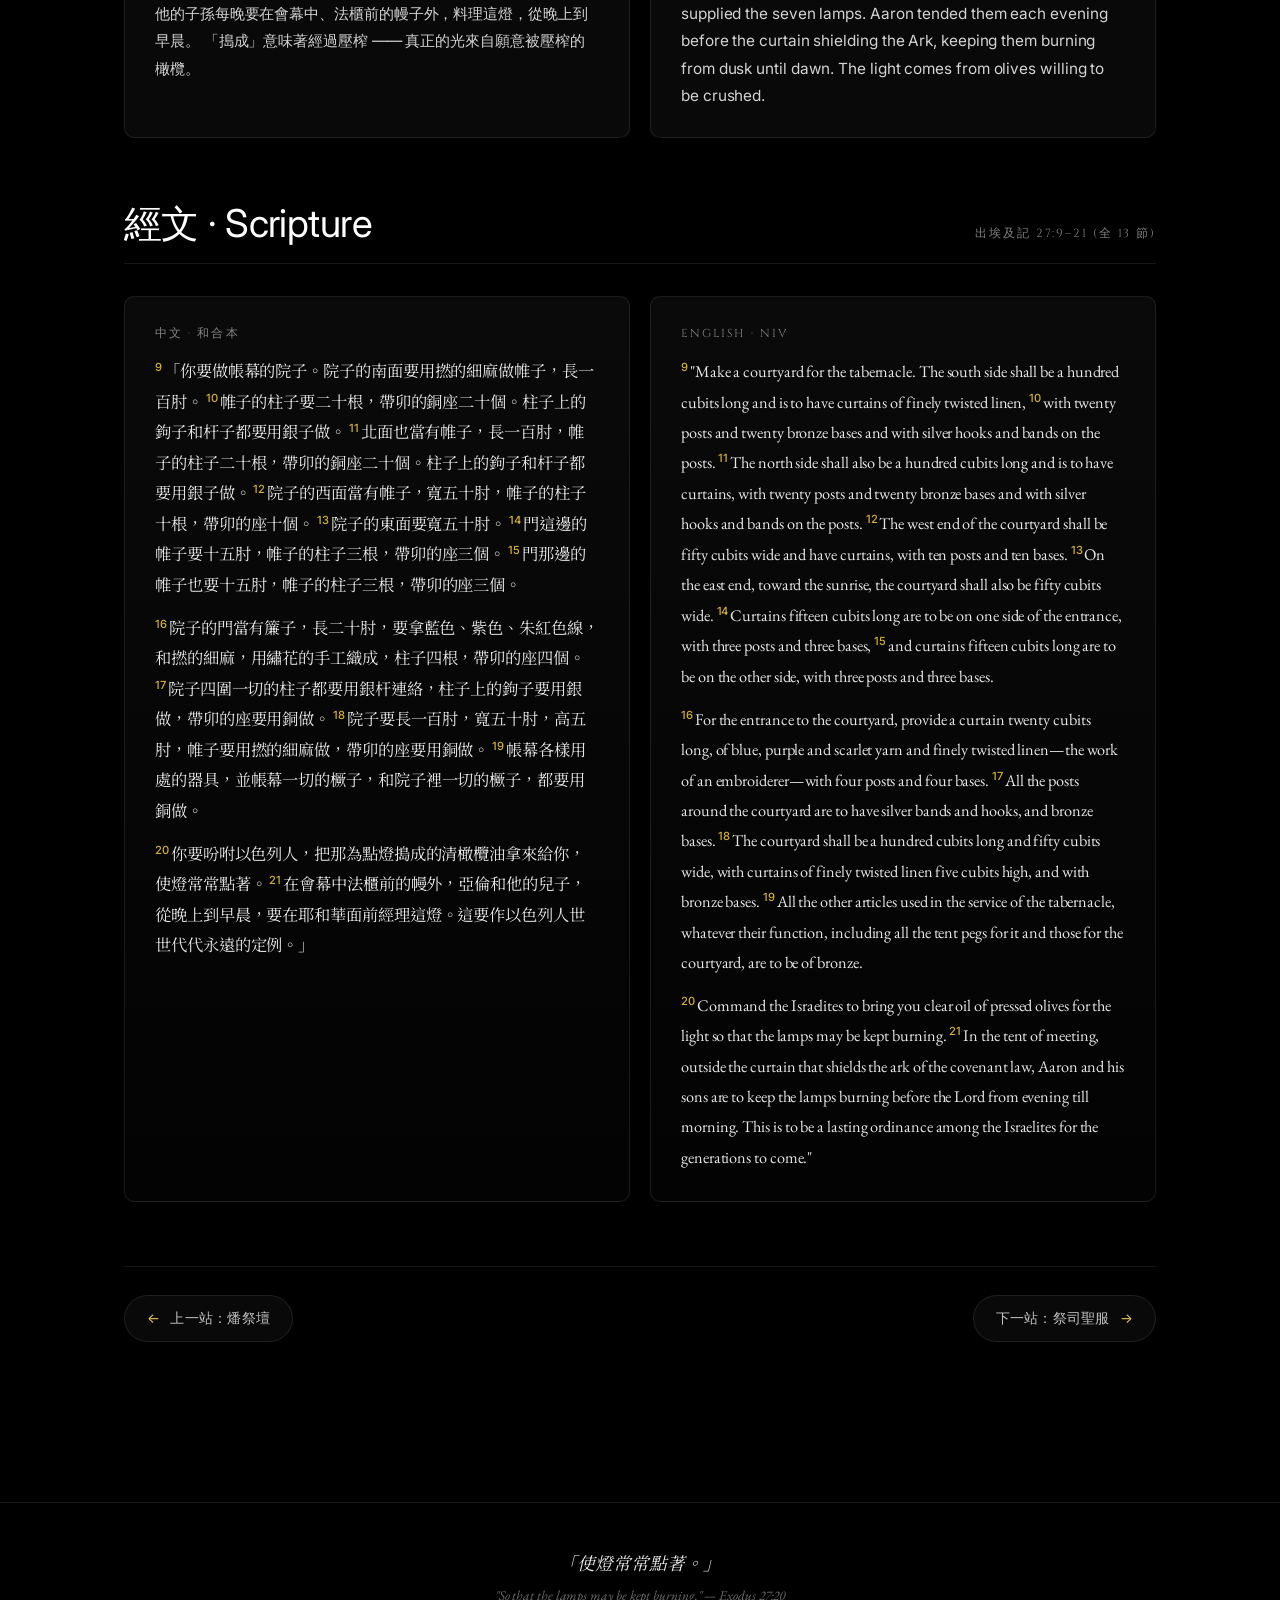
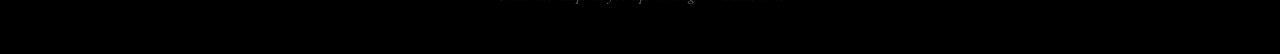
<file: courtyard.html>
<!DOCTYPE html>
<html lang="zh-Hant">
<head>
  <meta charset="UTF-8" />
  <meta name="viewport" content="width=device-width, initial-scale=1.0, viewport-fit=cover" />
  <meta name="theme-color" content="#000000" />
  <title>外院 · The Courtyard — 出埃及記 27:9–21</title>
  <link rel="preconnect" href="https://fonts.googleapis.com" />
  <link rel="preconnect" href="https://fonts.gstatic.com" crossorigin />
  <link rel="stylesheet" href="css/style.css" />
  <style>
    .specimen .line       { stroke: rgba(232, 220, 196, 0.9); fill: none; stroke-width: 1.4; stroke-linejoin: round; stroke-linecap: round; }
    .specimen .line-thin  { stroke: rgba(232, 220, 196, 0.5); fill: none; stroke-width: 0.8; }
    .specimen .line-faint { stroke: rgba(232, 220, 196, 0.25); fill: none; stroke-width: 0.5; }
    .specimen .gold-line  { stroke: #f1c75b; fill: none; stroke-width: 1.6; }
    .specimen .silver     { fill: rgba(220, 225, 230, 0.85); }
    .specimen .bronze-fill{ fill: #c87b3a; }
    .specimen .hebrew     { fill: rgba(241, 199, 91, 0.75); font-family: 'EB Garamond', serif; font-style: italic; }
    .specimen .label      { fill: rgba(255, 255, 255, 0.55); font-family: 'Cinzel', serif; font-size: 9px; letter-spacing: 0.2em; }
    .specimen .label-small{ fill: rgba(255, 255, 255, 0.45); font-family: 'Cinzel', serif; font-size: 7.5px; letter-spacing: 0.18em; }
    .specimen .marker-bg  { fill: rgba(0, 0, 0, 0.85); stroke: rgba(241, 199, 91, 0.55); stroke-width: 0.8; transition: fill 0.3s, stroke 0.3s; }
    .specimen .marker-txt { fill: #f1c75b; font-family: 'Cinzel', serif; font-size: 10px; font-weight: 500; transition: fill 0.3s; pointer-events: none; }
    .specimen .hover-region:hover .marker-bg,
    .specimen .hover-region.active .marker-bg { fill: #f1c75b; stroke: #fff4cc; }
    .specimen .hover-region:hover .marker-txt,
    .specimen .hover-region.active .marker-txt { fill: #000; }
    .specimen .hover-region:hover .line,
    .specimen .hover-region.active .line { stroke: #fff4cc; stroke-width: 1.8; }
    .specimen .corner { stroke: rgba(255, 255, 255, 0.25); stroke-width: 0.6; }
  </style>
</head>
<body>

  <header class="site-header">
    <div class="nav-container">
      <a href="index.html" class="brand"><span class="brand-mark">✦</span><span>Mishkan</span></a>
      <ul class="nav-links">
        <li><a href="index.html">總覽</a></li>
        <li><a href="ark.html">約櫃</a></li>
        <li><a href="table.html">陳設餅桌</a></li>
        <li><a href="lampstand.html">金燈臺</a></li>
        <li><a href="tabernacle.html">會幕幔幅</a></li>
        <li><a href="altar.html">燔祭壇</a></li>
        <li><a href="courtyard.html">外院</a></li>
        <li><a href="ephod.html">以弗得</a></li>
        <li><a href="breastpiece.html">胸牌</a></li>
        <li><a href="garments.html">聖服</a></li>
      </ul>
    </div>
  </header>

  <main class="container">

    <div class="section-header">
      <div>
        <span class="eyebrow">Exodus 27:9–21 · 出 27:9–21</span>
        <h1 style="margin-top: 12px;">外院與長明燈油</h1>
        <p style="font-family: var(--font-serif); font-style: italic; color: var(--gold-bright); font-size: 1.3rem; margin-top: 6px;">The Courtyard & Oil for the Lamp</p>
      </div>
    </div>

    <div class="specs">
      <div class="spec-item"><span class="label">長 · Length</span><span class="value">一百肘<span class="en">100 cubits · ~45m</span></span></div>
      <div class="spec-item"><span class="label">寬 · Width</span><span class="value">五十肘<span class="en">50 cubits · ~23m</span></span></div>
      <div class="spec-item"><span class="label">圍幔高 · Height</span><span class="value">五肘<span class="en">5 cubits</span></span></div>
      <div class="spec-item"><span class="label">院門 · Gate</span><span class="value">朝東 · 二十肘<span class="en">East · 20 cubits</span></span></div>
    </div>

    <section class="section">
      <div class="section-header">
        <h2>互動圖典 · 平面圖</h2>
        <span class="ref">Specimen · Plan View</span>
      </div>

      <div class="interactive-stage">
        <span class="hint">Hover · 停留 / 點選 任一編號</span>
        <svg class="specimen" viewBox="0 0 900 540" width="100%" style="max-width: 880px;" xmlns="http://www.w3.org/2000/svg" role="img" aria-label="Courtyard — site plan diagram">

          <g class="corner">
            <path d="M 40 60 L 40 40 L 60 40"/>
            <path d="M 860 60 L 860 40 L 840 40"/>
            <path d="M 40 480 L 40 500 L 60 500"/>
            <path d="M 860 480 L 860 500 L 840 500"/>
          </g>

          <g>
            <text class="label" x="450" y="50" text-anchor="middle" style="letter-spacing: 0.3em; font-size: 11px;">SPECIMEN · VI</text>
            <line x1="380" y1="60" x2="520" y2="60" stroke="rgba(255,255,255,0.3)" stroke-width="0.5"/>
            <text class="hebrew" x="450" y="80" text-anchor="middle" font-size="15">חָצֵר</text>
          </g>

          <!-- ═══ 01 · NORTH CURTAINS ═══ -->
          <g class="hover-region" tabindex="0"
             data-zh="北面圍幔 · 細麻 100 肘" data-en="North Curtains · 100 Cubits"
             data-desc-zh="「北面也當有帷子，長一百肘，帷子的柱子二十根，帶卯的銅座二十個。柱子上的鉤子和杆子都要用銀子做。」"
             data-desc-en="'The north side shall also be a hundred cubits long and is to have curtains, with twenty posts and twenty bronze bases and with silver hooks and bands on the posts.'"
             data-ref="出 27:11 · Exodus 27:11">
            <line class="line" x1="120" y1="130" x2="780" y2="130" stroke-width="2"/>
            <!-- 21 pillar dots -->
            <g fill="rgba(232,220,196,0.7)">
              <circle cx="120" cy="130" r="2"/><circle cx="153" cy="130" r="2"/><circle cx="186" cy="130" r="2"/><circle cx="219" cy="130" r="2"/>
              <circle cx="252" cy="130" r="2"/><circle cx="285" cy="130" r="2"/><circle cx="318" cy="130" r="2"/><circle cx="351" cy="130" r="2"/>
              <circle cx="384" cy="130" r="2"/><circle cx="417" cy="130" r="2"/><circle cx="450" cy="130" r="2"/><circle cx="483" cy="130" r="2"/>
              <circle cx="516" cy="130" r="2"/><circle cx="549" cy="130" r="2"/><circle cx="582" cy="130" r="2"/><circle cx="615" cy="130" r="2"/>
              <circle cx="648" cy="130" r="2"/><circle cx="681" cy="130" r="2"/><circle cx="714" cy="130" r="2"/><circle cx="747" cy="130" r="2"/>
              <circle cx="780" cy="130" r="2"/>
            </g>
            <g transform="translate(450, 110)">
              <circle class="marker-bg" r="11"/>
              <text class="marker-txt" y="3.5" text-anchor="middle">01</text>
            </g>
            <text class="label-small" x="450" y="100" text-anchor="middle">N · 北</text>
          </g>

          <!-- ═══ 02 · SOUTH CURTAINS ═══ -->
          <g class="hover-region" tabindex="0"
             data-zh="南面圍幔 · 細麻 100 肘" data-en="South Curtains · 100 Cubits"
             data-desc-zh="「你要做帳幕的院子。院子的南面要用撚的細麻做帷子，長一百肘。帷子的柱子要二十根，帶卯的銅座二十個。柱子上的鉤子和杆子都要用銀子做。」"
             data-desc-en="'Make a courtyard for the tabernacle. The south side shall be a hundred cubits long and is to have curtains of finely twisted linen, with twenty posts and twenty bronze bases and with silver hooks and bands on the posts.'"
             data-ref="出 27:9–10, 17 · Exodus 27:9–10, 17">
            <line class="line" x1="120" y1="410" x2="780" y2="410" stroke-width="2"/>
            <g fill="rgba(232,220,196,0.7)">
              <circle cx="120" cy="410" r="2"/><circle cx="153" cy="410" r="2"/><circle cx="186" cy="410" r="2"/><circle cx="219" cy="410" r="2"/>
              <circle cx="252" cy="410" r="2"/><circle cx="285" cy="410" r="2"/><circle cx="318" cy="410" r="2"/><circle cx="351" cy="410" r="2"/>
              <circle cx="384" cy="410" r="2"/><circle cx="417" cy="410" r="2"/><circle cx="450" cy="410" r="2"/><circle cx="483" cy="410" r="2"/>
              <circle cx="516" cy="410" r="2"/><circle cx="549" cy="410" r="2"/><circle cx="582" cy="410" r="2"/><circle cx="615" cy="410" r="2"/>
              <circle cx="648" cy="410" r="2"/><circle cx="681" cy="410" r="2"/><circle cx="714" cy="410" r="2"/><circle cx="747" cy="410" r="2"/>
              <circle cx="780" cy="410" r="2"/>
            </g>
            <g transform="translate(450, 430)">
              <circle class="marker-bg" r="11"/>
              <text class="marker-txt" y="3.5" text-anchor="middle">02</text>
            </g>
            <text class="label-small" x="450" y="446" text-anchor="middle">S · 南</text>
          </g>

          <!-- ═══ 03 · WEST CURTAIN ═══ -->
          <g class="hover-region" tabindex="0"
             data-zh="西面圍幔 · 50 肘" data-en="West Curtain · 50 Cubits"
             data-desc-zh="「院子的西面當有帷子，寬五十肘，帷子的柱子十根，帶卯的座十個。」"
             data-desc-en="'The west end of the courtyard shall be fifty cubits wide and have curtains, with ten posts and ten bases.'"
             data-ref="出 27:12 · Exodus 27:12">
            <line class="line" x1="120" y1="130" x2="120" y2="410" stroke-width="2"/>
            <g fill="rgba(232,220,196,0.7)">
              <circle cx="120" cy="158" r="2"/><circle cx="120" cy="186" r="2"/><circle cx="120" cy="214" r="2"/>
              <circle cx="120" cy="242" r="2"/><circle cx="120" cy="270" r="2"/><circle cx="120" cy="298" r="2"/>
              <circle cx="120" cy="326" r="2"/><circle cx="120" cy="354" r="2"/><circle cx="120" cy="382" r="2"/>
            </g>
            <g transform="translate(95, 270)">
              <circle class="marker-bg" r="11"/>
              <text class="marker-txt" y="3.5" text-anchor="middle">03</text>
            </g>
            <text class="label-small" x="75" y="273" text-anchor="middle" transform="rotate(-90 75 270)">W · 西</text>
          </g>

          <!-- ═══ 04 · EAST SIDE (entrance side, minus gate) ═══ -->
          <g class="hover-region" tabindex="0"
             data-zh="東面 · 入口側" data-en="East Side · The Entrance"
             data-desc-zh="「院子的東面要寬五十肘。門這邊的帷子要十五肘，帷子的柱子三根，帶卯的座三個。門那邊的帷子也要十五肘，帷子的柱子三根，帶卯的座三個。」"
             data-desc-en="'On the east end, toward the sunrise, the courtyard shall also be fifty cubits wide. Curtains fifteen cubits long are to be on one side of the entrance, with three posts and three bases, and curtains fifteen cubits long are to be on the other side, with three posts and three bases.'"
             data-ref="出 27:13–15 · Exodus 27:13–15">
            <line class="line" x1="780" y1="130" x2="780" y2="214"/>
            <line class="line" x1="780" y1="326" x2="780" y2="410"/>
            <g fill="rgba(232,220,196,0.7)">
              <circle cx="780" cy="158" r="2"/><circle cx="780" cy="186" r="2"/>
              <circle cx="780" cy="354" r="2"/><circle cx="780" cy="382" r="2"/>
            </g>
            <g transform="translate(810, 175)">
              <circle class="marker-bg" r="11"/>
              <text class="marker-txt" y="3.5" text-anchor="middle">04</text>
            </g>
          </g>

          <!-- ═══ 05 · GATE ═══ -->
          <g class="hover-region" tabindex="0"
             data-zh="院門 · 20 肘 · 唯一入口" data-en="The Gate · One Way In"
             data-desc-zh="「院子的門當有簾子，長二十肘，要拿藍色、紫色、朱紅色線，和撚的細麻，用繡花的手工織成，柱子四根，帶卯的座四個。」(出 27:16)　「我就是門；凡從我進來的，必然得救。」(約 10:9)"
             data-desc-en="'For the entrance to the courtyard, provide a curtain twenty cubits long, of blue, purple and scarlet yarn and finely twisted linen—the work of an embroiderer—with four posts and four bases.' (Ex 27:16) ｜ 'I am the gate; whoever enters through me will be saved.' (John 10:9)"
             data-ref="出 27:16; 約 10:9 · Exodus 27:16; John 10:9">
            <line class="gold-line" x1="780" y1="214" x2="780" y2="326" stroke-width="3"/>
            <g stroke="rgba(241,199,91,0.5)" stroke-width="0.6">
              <line x1="775" y1="222" x2="785" y2="222"/>
              <line x1="775" y1="245" x2="785" y2="245"/>
              <line x1="775" y1="270" x2="785" y2="270"/>
              <line x1="775" y1="295" x2="785" y2="295"/>
              <line x1="775" y1="318" x2="785" y2="318"/>
            </g>
            <g transform="translate(820, 270)">
              <circle class="marker-bg" r="11"/>
              <text class="marker-txt" y="3.5" text-anchor="middle">05</text>
            </g>
            <text class="label-small" x="830" y="273" text-anchor="start" transform="rotate(90 830 273)">E · 東 GATE</text>
          </g>

          <!-- ═══ 06 · TABERNACLE INSIDE ═══ -->
          <g class="hover-region" tabindex="0"
             data-zh="會幕 · 在院子西半" data-en="The Tabernacle Within"
             data-desc-zh="「要使幔子垂在鉤子下，把法櫃抬進幔子內；這幔子要將聖所和至聖所隔開。」(出 26:33)　「進入會幕的人，先見的不是聖殿，是燔祭壇」 — 進入上主同在的居所，必先經過獻祭。"
             data-desc-en="'Hang the curtain from the clasps and place the ark of the covenant law behind the curtain. The curtain will separate the Holy Place from the Most Holy Place.' (Ex 26:33) ｜ Entering the gate, one met first the altar — every approach to His presence passed through sacrifice."
             data-ref="出 26:33; 來 9:6–7 · Exodus 26:33; Heb 9:6–7">
            <!-- Tabernacle footprint (30 × 10 cubits → 198 × 56 at our scale) -->
            <rect class="line" x="178" y="242" width="220" height="56"/>
            <!-- Most Holy (10 × 10) at west end -->
            <line class="line" x1="234" y1="242" x2="234" y2="298"/>
            <!-- Veil -->
            <line class="gold-line" x1="234" y1="244" x2="234" y2="296"/>
            <text class="label-small" x="206" y="276" text-anchor="middle">MOST</text>
            <text class="label-small" x="206" y="284" text-anchor="middle">HOLY</text>
            <text class="label-small" x="280" y="276" text-anchor="middle">HOLY PLACE</text>
            <g transform="translate(150, 230)">
              <circle class="marker-bg" r="11"/>
              <text class="marker-txt" y="3.5" text-anchor="middle">06</text>
            </g>
          </g>

          <!-- ═══ 07 · ALTAR position ═══ -->
          <g class="hover-region" tabindex="0"
             data-zh="燔祭壇 · 院內東側" data-en="Altar of Burnt Offering"
             data-desc-zh="「把燔祭壇安在帳幕的會幕門前。」(出 40:6)"
             data-desc-en="'Place the altar of burnt offering in front of the entrance to the tabernacle, the tent of meeting.' (Ex 40:6)"
             data-ref="出 40:6 · Exodus 40:6">
            <rect class="line" x="540" y="250" width="40" height="40"/>
            <line class="line-thin" x1="540" y1="270" x2="580" y2="270"/>
            <line class="line-thin" x1="560" y1="250" x2="560" y2="290"/>
            <text class="label-small" x="560" y="305" text-anchor="middle">ALTAR · 壇</text>
            <g transform="translate(620, 270)">
              <circle class="marker-bg" r="11"/>
              <text class="marker-txt" y="3.5" text-anchor="middle">07</text>
            </g>
          </g>

          <!-- ═══ 09 · LAMP — perpetual oil (inside Holy Place) ═══ -->
          <g class="hover-region" tabindex="0"
             data-zh="長明燈油 · 金燈臺" data-en="Oil for the Lamp · Menorah"
             data-desc-zh="「你要吩咐以色列人，把那為點燈搗成的清橄欖油拿來給你，使燈常常點著。在會幕中法櫃前的幔外，亞倫和他的兒子，從晚上到早晨，要在耶和華面前經理這燈。這要作以色列人世世代代永遠的定例。」"
             data-desc-en="'Command the Israelites to bring you clear oil of pressed olives for the light so that the lamps may be kept burning. In the tent of meeting, outside the curtain that shields the ark of the covenant law, Aaron and his sons are to keep the lamps burning before the Lord from evening till morning. This is to be a lasting ordinance among the Israelites for the generations to come.'"
             data-ref="出 27:20–21 · Exodus 27:20–21">
            <!-- Small flame icon inside Holy Place -->
            <circle cx="370" cy="270" r="14" fill="rgba(241,199,91,0.12)" stroke="none"/>
            <ellipse cx="370" cy="272" rx="8" ry="3" fill="none" stroke="#f1c75b" stroke-width="1.2"/>
            <path d="M 367 270 L 367 263 Q 370 258 373 263 L 373 270 Z" fill="#5a4715"/>
            <ellipse class="flame" cx="370" cy="258" rx="4" ry="8" fill="rgba(255,232,138,0.92)" style="animation: flicker 1.8s ease-in-out infinite;"/>
            <ellipse class="flame" cx="370" cy="261" rx="2" ry="5" fill="rgba(255,250,220,0.95)" style="animation: flicker 1.8s ease-in-out infinite 0.3s;"/>
            <g transform="translate(370, 305)">
              <circle class="marker-bg" r="11"/>
              <text class="marker-txt" y="3.5" text-anchor="middle">09</text>
            </g>
          </g>

          <!-- ═══ 08 · LAVER ═══ -->
          <g class="hover-region" tabindex="0"
             data-zh="洗濯盆 · 銅盆" data-en="The Bronze Laver"
             data-desc-zh="「你要用銅做洗濯盆和盆座，以便洗濯。要將盆放在會幕和壇的中間，在盆裡盛水。亞倫和他的兒子要在這盆裡洗手洗腳。」(出 30:18-19)"
             data-desc-en="'Make a bronze basin, with its bronze stand, for washing. Place it between the tent of meeting and the altar, and put water in it. Aaron and his sons are to wash their hands and feet with water from it.' (Ex 30:18-19)"
             data-ref="出 30:17–21 · Exodus 30:17–21">
            <circle class="line" cx="460" cy="270" r="14"/>
            <circle class="line-thin" cx="460" cy="270" r="8"/>
            <text class="label-small" x="460" y="305" text-anchor="middle">LAVER · 盆</text>
            <g transform="translate(460, 235)">
              <circle class="marker-bg" r="11"/>
              <text class="marker-txt" y="3.5" text-anchor="middle">08</text>
            </g>
          </g>

          <!-- Compass rose top-left -->
          <g transform="translate(80, 90)" stroke="rgba(255,255,255,0.4)" stroke-width="0.6" fill="none">
            <circle r="16"/>
            <line x1="0" y1="-18" x2="0" y2="18"/>
            <line x1="-18" y1="0" x2="18" y2="0"/>
            <path d="M 0 -16 L -4 -6 L 0 -8 L 4 -6 Z" fill="rgba(241,199,91,0.7)" stroke="none"/>
            <text class="label-small" x="0" y="-22" text-anchor="middle" fill="rgba(241,199,91,0.7)">N</text>
          </g>

          <!-- Scale -->
          <g stroke="rgba(255, 255, 255, 0.3)" stroke-width="0.5">
            <line x1="120" y1="460" x2="780" y2="460"/>
            <line x1="120" y1="454" x2="120" y2="466"/>
            <line x1="780" y1="454" x2="780" y2="466"/>
            <line x1="450" y1="454" x2="450" y2="466"/>
          </g>
          <text class="label" x="450" y="478" text-anchor="middle">100 × 50 · CUBITS · ~45 × 23M</text>

        </svg>
      </div>

      <div class="detail-panel empty">
        <div class="empty-icon">✦</div>
        <div class="empty-text">
          停留於任一編號，這裡顯示中英對照的細節說明與經文出處。<br/>
          <em style="font-size: 0.85rem; opacity: 0.6;">Hover any numbered hot-spot to reveal bilingual details and scripture references.</em>
        </div>
      </div>
    </section>

    <section class="section">
      <div class="section-header">
        <h2>圖像參考 · Reference Plate</h2>
        <span class="ref">Plate VI</span>
      </div>
      <figure class="plate">
        <div class="plate-media">
          <img class="plate-image" src="images/courtyard.png" alt="Visual reference of the Courtyard" loading="lazy"/>
        </div>
        <figcaption>
          <span class="plate-label">Plate VI</span>
          <div class="plate-body">
            <p>The Courtyard · 外院</p>
            <span class="meta">Visual reference · 視覺重現 · Exodus 27:9–21</span>
          </div>
        </figcaption>
      </figure>
    </section>

    <section class="section">
      <div class="section-header">
        <h2>長明燈油 · Oil for the Lamp</h2>
        <span class="ref">Exodus 27:20–21</span>
      </div>

      <figure class="plate" style="margin-bottom: 20px;">
        <div class="plate-media">
          <img class="plate-image" src="images/oil.png" alt="Visual reference of the perpetual oil for the lamp" loading="lazy"/>
        </div>
        <figcaption>
          <span class="plate-label">Plate VI · OIL</span>
          <div class="plate-body">
            <p>Oil for the Lamp · 長明燈油</p>
            <span class="meta">Visual reference · 視覺重現 · Exodus 27:20–21</span>
          </div>
        </figcaption>
      </figure>

      <div class="bilingual">
        <div>
          <h4>晚到早的燈光</h4>
          <p>
            上主吩咐：要用搗成的清橄欖油作燈油，使燈火常常點著。
            亞倫和他的子孫每晚要在會幕中、法櫃前的幔子外，料理這燈，從晚上到早晨。
            「搗成」意味著經過壓榨 —— 真正的光來自願意被壓榨的橄欖。
          </p>
        </div>
        <div>
          <h4>From Evening Till Morning</h4>
          <p>
            Pure pressed olive oil — beaten, not chemically extracted — supplied the seven lamps.
            Aaron tended them each evening before the curtain shielding the Ark,
            keeping them burning from dusk until dawn. The light comes from olives willing to be crushed.
          </p>
        </div>
      </div>
    </section>

    <section class="section" id="scripture">
      <div class="section-header">
        <h2>經文 · Scripture</h2>
        <span class="ref">出埃及記 27:9–21 (全 13 節)</span>
      </div>
      <div class="bilingual scripture">
        <div>
          <h4>中文 · 和合本</h4>
          <p>
            <span class="verse-num">9</span>「你要做帳幕的院子。院子的南面要用撚的細麻做帷子，長一百肘。
            <span class="verse-num">10</span>帷子的柱子要二十根，帶卯的銅座二十個。柱子上的鉤子和杆子都要用銀子做。
            <span class="verse-num">11</span>北面也當有帷子，長一百肘，帷子的柱子二十根，帶卯的銅座二十個。柱子上的鉤子和杆子都要用銀子做。
            <span class="verse-num">12</span>院子的西面當有帷子，寬五十肘，帷子的柱子十根，帶卯的座十個。
            <span class="verse-num">13</span>院子的東面要寬五十肘。
            <span class="verse-num">14</span>門這邊的帷子要十五肘，帷子的柱子三根，帶卯的座三個。
            <span class="verse-num">15</span>門那邊的帷子也要十五肘，帷子的柱子三根，帶卯的座三個。
          </p>
          <p style="margin-top: 0.8rem;">
            <span class="verse-num">16</span>院子的門當有簾子，長二十肘，要拿藍色、紫色、朱紅色線，和撚的細麻，用繡花的手工織成，柱子四根，帶卯的座四個。
            <span class="verse-num">17</span>院子四圍一切的柱子都要用銀杆連絡，柱子上的鉤子要用銀做，帶卯的座要用銅做。
            <span class="verse-num">18</span>院子要長一百肘，寬五十肘，高五肘，帷子要用撚的細麻做，帶卯的座要用銅做。
            <span class="verse-num">19</span>帳幕各樣用處的器具，並帳幕一切的橛子，和院子裡一切的橛子，都要用銅做。
          </p>
          <p style="margin-top: 0.8rem;">
            <span class="verse-num">20</span>你要吩咐以色列人，把那為點燈搗成的清橄欖油拿來給你，使燈常常點著。
            <span class="verse-num">21</span>在會幕中法櫃前的幔外，亞倫和他的兒子，從晚上到早晨，要在耶和華面前經理這燈。這要作以色列人世世代代永遠的定例。」
          </p>
        </div>
        <div>
          <h4>English · NIV</h4>
          <p>
            <span class="verse-num">9</span>"Make a courtyard for the tabernacle. The south side shall be a hundred cubits long and is to have curtains of finely twisted linen,
            <span class="verse-num">10</span>with twenty posts and twenty bronze bases and with silver hooks and bands on the posts.
            <span class="verse-num">11</span>The north side shall also be a hundred cubits long and is to have curtains, with twenty posts and twenty bronze bases and with silver hooks and bands on the posts.
            <span class="verse-num">12</span>The west end of the courtyard shall be fifty cubits wide and have curtains, with ten posts and ten bases.
            <span class="verse-num">13</span>On the east end, toward the sunrise, the courtyard shall also be fifty cubits wide.
            <span class="verse-num">14</span>Curtains fifteen cubits long are to be on one side of the entrance, with three posts and three bases,
            <span class="verse-num">15</span>and curtains fifteen cubits long are to be on the other side, with three posts and three bases.
          </p>
          <p style="margin-top: 0.8rem;">
            <span class="verse-num">16</span>For the entrance to the courtyard, provide a curtain twenty cubits long, of blue, purple and scarlet yarn and finely twisted linen—the work of an embroiderer—with four posts and four bases.
            <span class="verse-num">17</span>All the posts around the courtyard are to have silver bands and hooks, and bronze bases.
            <span class="verse-num">18</span>The courtyard shall be a hundred cubits long and fifty cubits wide, with curtains of finely twisted linen five cubits high, and with bronze bases.
            <span class="verse-num">19</span>All the other articles used in the service of the tabernacle, whatever their function, including all the tent pegs for it and those for the courtyard, are to be of bronze.
          </p>
          <p style="margin-top: 0.8rem;">
            <span class="verse-num">20</span>Command the Israelites to bring you clear oil of pressed olives for the light so that the lamps may be kept burning.
            <span class="verse-num">21</span>In the tent of meeting, outside the curtain that shields the ark of the covenant law, Aaron and his sons are to keep the lamps burning before the Lord from evening till morning. This is to be a lasting ordinance among the Israelites for the generations to come."
          </p>
        </div>
      </div>
    </section>

    <nav class="page-nav">
      <a href="altar.html"><span class="arrow">←</span> 上一站：燔祭壇</a>
      <a href="garments.html">下一站：祭司聖服 <span class="arrow">→</span></a>
    </nav>

  </main>

  <footer class="site-footer">
    <p class="verse">「使燈常常點著。」</p>
    <p style="font-family: var(--font-serif); font-style: italic;">"So that the lamps may be kept burning." — Exodus 27:20</p>
  </footer>

  <script src="js/main.js"></script>
</body>
</html>
</file>
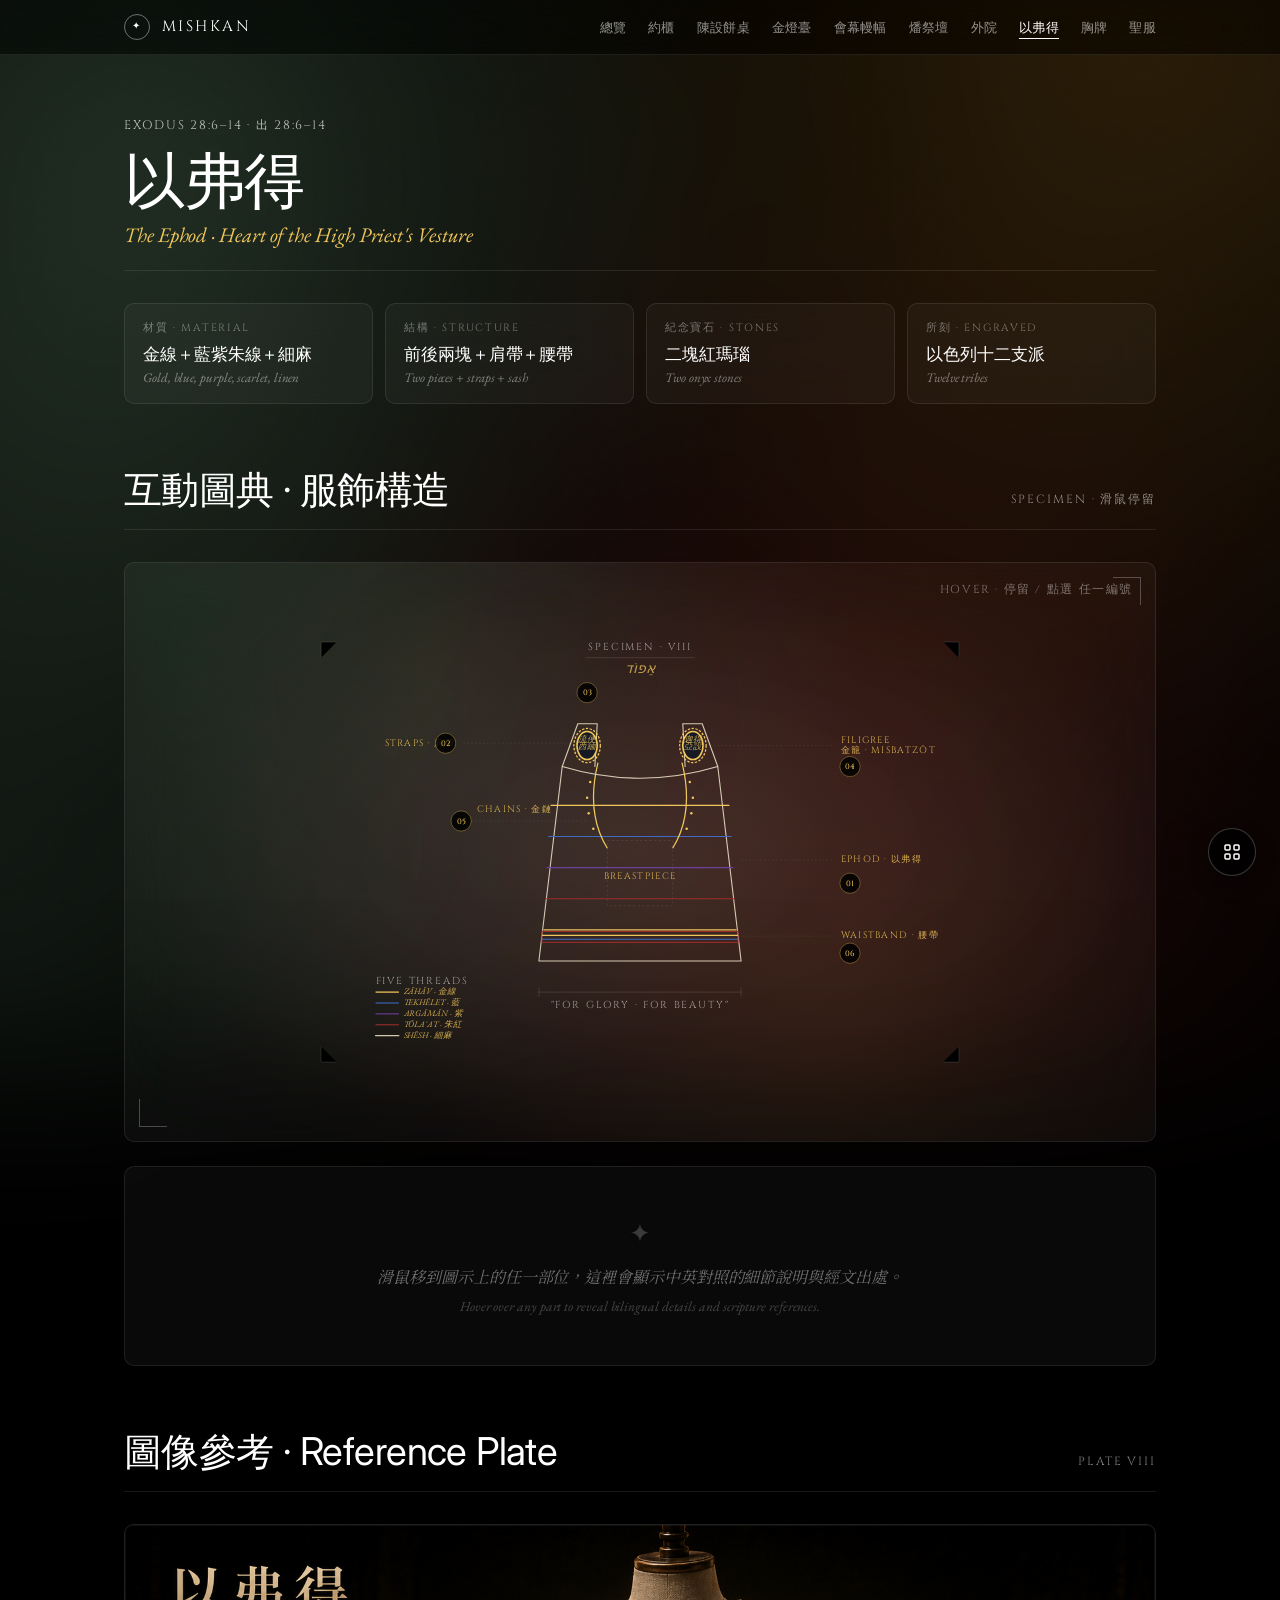
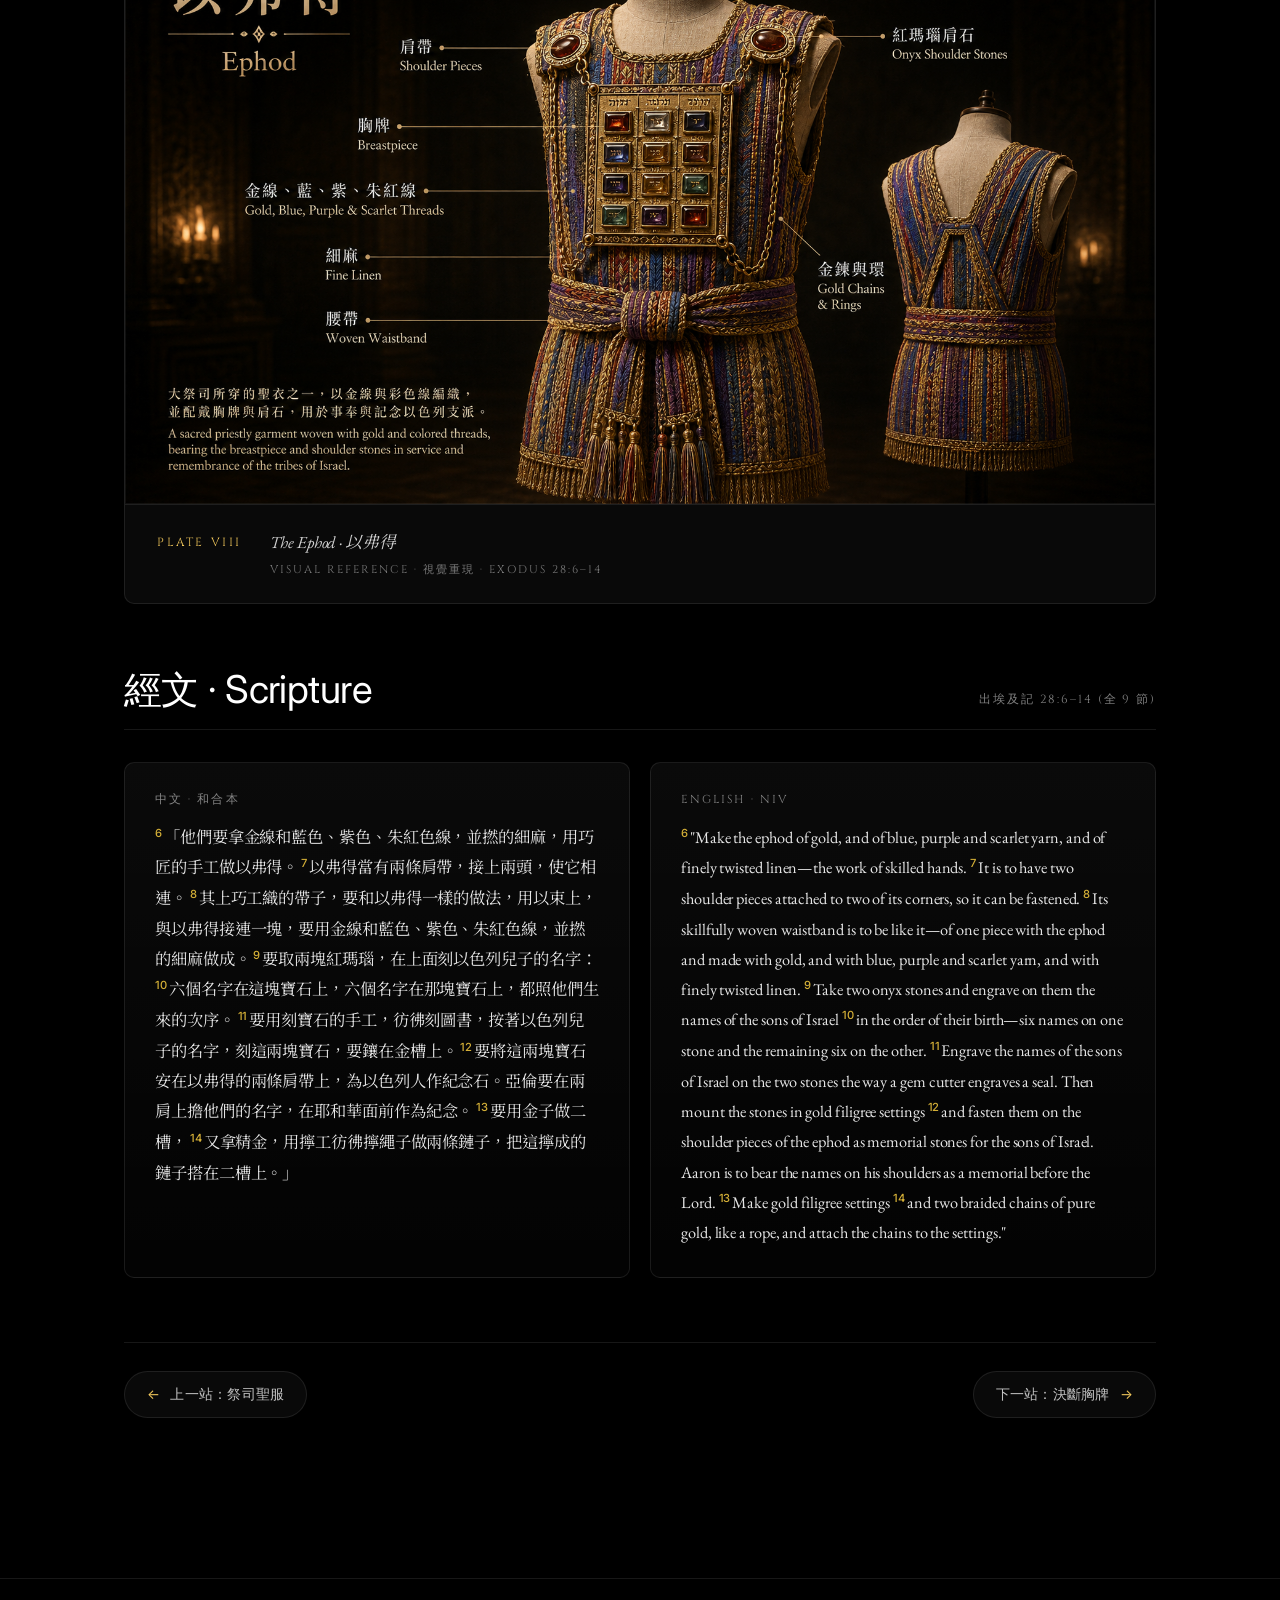
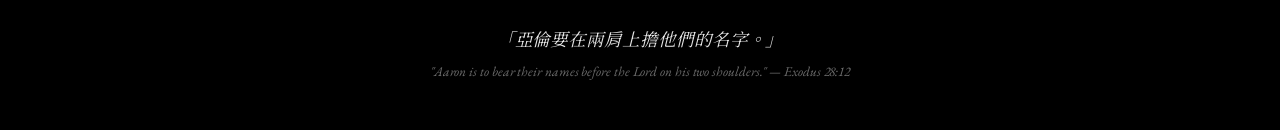
<file: ephod.html>
<!DOCTYPE html>
<html lang="zh-Hant">
<head>
  <meta charset="UTF-8" />
  <meta name="viewport" content="width=device-width, initial-scale=1.0, viewport-fit=cover" />
  <meta name="theme-color" content="#000000" />
  <title>以弗得 · The Ephod — 出埃及記 28:6–14</title>
  <link rel="preconnect" href="https://fonts.googleapis.com" />
  <link rel="preconnect" href="https://fonts.gstatic.com" crossorigin />
  <link rel="stylesheet" href="css/style.css" />
  <style>
    .specimen .line       { stroke: rgba(232, 220, 196, 0.9); fill: none; stroke-width: 1.4; stroke-linejoin: round; stroke-linecap: round; }
    .specimen .line-thin  { stroke: rgba(232, 220, 196, 0.5); fill: none; stroke-width: 0.8; }
    .specimen .line-faint { stroke: rgba(232, 220, 196, 0.25); fill: none; stroke-width: 0.5; }
    .specimen .gold-line  { stroke: #f1c75b; fill: none; stroke-width: 1.6; }
    .specimen .gold-fill  { fill: #f1c75b; stroke: none; }
    .specimen .blue-line  { stroke: #3e6ac4; fill: none; stroke-width: 1.4; }
    .specimen .scarlet-line { stroke: #9b2c2c; fill: none; stroke-width: 1.4; }
    .specimen .purple-line { stroke: #6b3f9b; fill: none; stroke-width: 1.4; }
    .specimen .onyx-fill  { fill: rgba(20, 24, 36, 0.92); }
    .specimen .hebrew     { fill: rgba(241, 199, 91, 0.75); font-family: 'EB Garamond', serif; font-style: italic; }
    .specimen .label      { fill: rgba(255, 255, 255, 0.55); font-family: 'Cinzel', serif; font-size: 9px; letter-spacing: 0.2em; }
    .specimen .label-tag  { fill: rgba(241, 199, 91, 0.85); font-family: 'Cinzel', serif; font-size: 8px; letter-spacing: 0.18em; }
    .specimen .label-tribe{ fill: rgba(241, 199, 91, 0.85); font-family: 'EB Garamond', serif; font-style: italic; font-size: 7px; }
    .specimen .marker-bg  { fill: rgba(0, 0, 0, 0.85); stroke: rgba(241, 199, 91, 0.55); stroke-width: 0.8; transition: fill 0.3s, stroke 0.3s; }
    .specimen .marker-txt { fill: #f1c75b; font-family: 'Cinzel', serif; font-size: 10px; font-weight: 500; transition: fill 0.3s; pointer-events: none; }
    .specimen .hover-region:hover .marker-bg,
    .specimen .hover-region.active .marker-bg { fill: #f1c75b; stroke: #fff4cc; }
    .specimen .hover-region:hover .marker-txt,
    .specimen .hover-region.active .marker-txt { fill: #000; }
    .specimen .hover-region:hover .line,
    .specimen .hover-region.active .line { stroke: #fff4cc; stroke-width: 1.8; }
    .specimen .corner { stroke: rgba(255, 255, 255, 0.25); stroke-width: 0.6; }
    .specimen .leader { stroke: rgba(255, 255, 255, 0.2); stroke-width: 0.5; stroke-dasharray: 2 3; }
  </style>
</head>
<body>

  <header class="site-header">
    <div class="nav-container">
      <a href="index.html" class="brand"><span class="brand-mark">✦</span><span>Mishkan</span></a>
      <ul class="nav-links">
        <li><a href="index.html">總覽</a></li>
        <li><a href="ark.html">約櫃</a></li>
        <li><a href="table.html">陳設餅桌</a></li>
        <li><a href="lampstand.html">金燈臺</a></li>
        <li><a href="tabernacle.html">會幕幔幅</a></li>
        <li><a href="altar.html">燔祭壇</a></li>
        <li><a href="courtyard.html">外院</a></li>
        <li><a href="ephod.html">以弗得</a></li>
        <li><a href="breastpiece.html">胸牌</a></li>
        <li><a href="garments.html">聖服</a></li>
      </ul>
    </div>
  </header>

  <main class="container">

    <div class="section-header">
      <div>
        <span class="eyebrow">Exodus 28:6–14 · 出 28:6–14</span>
        <h1 style="margin-top: 12px;">以弗得</h1>
        <p style="font-family: var(--font-serif); font-style: italic; color: var(--gold-bright); font-size: 1.3rem; margin-top: 6px;">The Ephod · Heart of the High Priest's Vesture</p>
      </div>
    </div>

    <div class="specs">
      <div class="spec-item"><span class="label">材質 · Material</span><span class="value">金線＋藍紫朱線＋細麻<span class="en">Gold, blue, purple, scarlet, linen</span></span></div>
      <div class="spec-item"><span class="label">結構 · Structure</span><span class="value">前後兩塊＋肩帶＋腰帶<span class="en">Two pieces + straps + sash</span></span></div>
      <div class="spec-item"><span class="label">紀念寶石 · Stones</span><span class="value">二塊紅瑪瑙<span class="en">Two onyx stones</span></span></div>
      <div class="spec-item"><span class="label">所刻 · Engraved</span><span class="value">以色列十二支派<span class="en">Twelve tribes</span></span></div>
    </div>

    <section class="section">
      <div class="section-header">
        <h2>互動圖典 · 服飾構造</h2>
        <span class="ref">Specimen · 滑鼠停留</span>
      </div>

      <div class="interactive-stage">
        <span class="hint">Hover · 停留 / 點選 任一編號</span>
        <svg class="specimen" viewBox="0 0 900 620" width="100%" style="max-width: 700px;" xmlns="http://www.w3.org/2000/svg" role="img" aria-label="Ephod — garment specimen diagram">

          <g class="corner">
            <path d="M 40 60 L 40 40 L 60 40"/>
            <path d="M 860 60 L 860 40 L 840 40"/>
            <path d="M 40 560 L 40 580 L 60 580"/>
            <path d="M 860 560 L 860 580 L 840 580"/>
          </g>

          <g>
            <text class="label" x="450" y="50" text-anchor="middle" style="letter-spacing: 0.3em; font-size: 11px;">SPECIMEN · VIII</text>
            <line x1="380" y1="60" x2="520" y2="60" stroke="rgba(255,255,255,0.3)" stroke-width="0.5"/>
            <text class="hebrew" x="450" y="80" text-anchor="middle" font-size="15">אֵפוֹד</text>
          </g>

          <!-- ═══ 01 · EPHOD BODY ═══ -->
          <g class="hover-region" tabindex="0"
             data-zh="以弗得本體 · 巧匠精工" data-en="The Ephod Body"
             data-desc-zh="「他們要拿金線和藍色、紫色、朱紅色線，並撚的細麻，用巧匠的手工做以弗得。」"
             data-desc-en="'Make the ephod of gold, and of blue, purple and scarlet yarn, and of finely twisted linen—the work of skilled hands.'"
             data-ref="出 28:6, 8 · Exodus 28:6, 8">
            <path class="line" d="M 350 200 L 320 450 L 580 450 L 550 200 Q 450 230 350 200 Z" stroke-width="1.8"/>
            <!-- Color stripe bands (4 threads woven in) -->
            <line class="gold-line" x1="335" y1="250" x2="565" y2="250" stroke-width="0.8"/>
            <line class="blue-line" x1="332" y1="290" x2="568" y2="290" stroke-width="0.8"/>
            <line class="purple-line" x1="330" y1="330" x2="570" y2="330" stroke-width="0.8"/>
            <line class="scarlet-line" x1="328" y1="370" x2="572" y2="370" stroke-width="0.8"/>
            <line class="gold-line" x1="326" y1="410" x2="574" y2="410" stroke-width="0.8"/>
            <line class="leader" x1="580" y1="320" x2="700" y2="320"/>
            <text class="label-tag" x="708" y="323">EPHOD · 以弗得</text>
            <g transform="translate(720, 350)">
              <circle class="marker-bg" r="11"/>
              <text class="marker-txt" y="3.5" text-anchor="middle">01</text>
            </g>
          </g>

          <!-- ═══ 02 · TWO SHOULDER STRAPS ═══ -->
          <g class="hover-region" tabindex="0"
             data-zh="兩條肩帶 · 連接前後" data-en="Two Shoulder Straps"
             data-desc-zh="「以弗得當有兩條肩帶，接上兩頭，使它相連。」"
             data-desc-en="'It is to have two shoulder pieces attached to two of its corners, so it can be fastened.'"
             data-ref="出 28:7 · Exodus 28:7">
            <path class="line" d="M 350 200 L 370 145 L 395 145 L 392 200"/>
            <path class="line" d="M 550 200 L 530 145 L 505 145 L 508 200"/>
            <line class="leader" x1="370" y1="170" x2="220" y2="170"/>
            <text class="label-tag" x="212" y="173" text-anchor="end">STRAPS · 肩帶</text>
            <g transform="translate(200, 170)">
              <circle class="marker-bg" r="11"/>
              <text class="marker-txt" y="3.5" text-anchor="middle">02</text>
            </g>
          </g>

          <!-- ═══ 03 · TWO ONYX STONES ═══ -->
          <g class="hover-region" tabindex="0"
             data-zh="紅瑪瑙 · 二塊寶石" data-en="Two Onyx Stones"
             data-desc-zh="「要取兩塊紅瑪瑙，在上面刻以色列兒子的名字：六個名字在這塊寶石上，六個名字在那塊寶石上，都照他們生來的次序⋯⋯要將這兩塊寶石安在以弗得的兩條肩帶上，為以色列人作紀念石。亞倫要在兩肩上擔他們的名字，在耶和華面前作為紀念。」"
             data-desc-en="'Take two onyx stones and engrave on them the names of the sons of Israel in the order of their birth—six names on one stone and the remaining six on the other ... and fasten them on the shoulder pieces of the ephod as memorial stones for the sons of Israel. Aaron is to bear the names on his shoulders as a memorial before the Lord.'"
             data-ref="出 28:9–12 · Exodus 28:9–12">
            <ellipse class="onyx-fill" cx="382" cy="173" rx="13" ry="18"/>
            <ellipse cx="382" cy="173" rx="13" ry="18" fill="none" stroke="#f1c75b" stroke-width="2"/>
            <ellipse class="onyx-fill" cx="518" cy="173" rx="13" ry="18"/>
            <ellipse cx="518" cy="173" rx="13" ry="18" fill="none" stroke="#f1c75b" stroke-width="2"/>
            <!-- Tribe name hints -->
            <text class="label-tribe" x="382" y="168" text-anchor="middle">流便</text>
            <text class="label-tribe" x="382" y="178" text-anchor="middle">西緬</text>
            <text class="label-tribe" x="518" y="168" text-anchor="middle">迦得</text>
            <text class="label-tribe" x="518" y="178" text-anchor="middle">亞設</text>
            <g transform="translate(382, 105)">
              <circle class="marker-bg" r="11"/>
              <text class="marker-txt" y="3.5" text-anchor="middle">03</text>
            </g>
          </g>

          <!-- ═══ 04 · GOLD FILIGREE SETTINGS ═══ -->
          <g class="hover-region" tabindex="0"
             data-zh="金籠 · misbatzōt 金絲框" data-en="Gold Filigree Settings"
             data-desc-zh="「要用刻寶石的手工，彷彿刻圖書，按著以色列兒子的名字，刻這兩塊寶石，要鑲在金槽上⋯⋯要用金子做二槽。」"
             data-desc-en="'Engrave the names of the sons of Israel on the two stones the way a gem cutter engraves a seal. Then mount the stones in gold filigree settings ... Make gold filigree settings.'"
             data-ref="出 28:11, 13 · Exodus 28:11, 13">
            <ellipse class="gold-line" cx="382" cy="173" rx="17" ry="22" stroke-dasharray="3 2" stroke-width="1"/>
            <ellipse class="gold-line" cx="518" cy="173" rx="17" ry="22" stroke-dasharray="3 2" stroke-width="1"/>
            <line class="leader" x1="540" y1="173" x2="700" y2="173"/>
            <text class="label-tag" x="708" y="170">FILIGREE</text>
            <text class="label-tag" x="708" y="182">金籠 · MISBATZŌT</text>
            <g transform="translate(720, 200)">
              <circle class="marker-bg" r="11"/>
              <text class="marker-txt" y="3.5" text-anchor="middle">04</text>
            </g>
          </g>

          <!-- ═══ 05 · BRAIDED GOLD CHAINS ═══ -->
          <g class="hover-region" tabindex="0"
             data-zh="兩條擰成的金鏈 · 純金" data-en="Braided Chains of Pure Gold"
             data-desc-zh="「又拿精金，用擰工彷彿擰繩子做兩條鏈子，把這擰成的鏈子搭在二槽上。」"
             data-desc-en="'Make two braided chains of pure gold, like a rope, and attach the chains to the settings.'"
             data-ref="出 28:14, 22–25 · Exodus 28:14, 22–25">
            <path class="gold-line" d="M 396 195 Q 380 260 408 305"/>
            <path class="gold-line" d="M 504 195 Q 520 260 492 305"/>
            <!-- chain texture dots -->
            <g class="gold-fill">
              <circle cx="386" cy="220" r="1.6"/>
              <circle cx="382" cy="240" r="1.6"/>
              <circle cx="384" cy="260" r="1.6"/>
              <circle cx="390" cy="280" r="1.6"/>
              <circle cx="514" cy="220" r="1.6"/>
              <circle cx="518" cy="240" r="1.6"/>
              <circle cx="516" cy="260" r="1.6"/>
              <circle cx="510" cy="280" r="1.6"/>
            </g>
            <g transform="translate(220, 270)">
              <circle class="marker-bg" r="11"/>
              <text class="marker-txt" y="3.5" text-anchor="middle">05</text>
            </g>
            <line class="leader" x1="380" y1="270" x2="232" y2="270"/>
            <text class="label-tag" x="240" y="258" text-anchor="start">CHAINS · 金鏈</text>
          </g>

          <!-- Breastpiece hint (where it hangs) -->
          <g class="hover-region" tabindex="0"
             data-zh="胸牌掛載處" data-en="Where the Breastpiece Hangs"
             data-desc-zh="「要用藍細帶子把胸牌的環子與以弗得的環子繫住，使胸牌貼在以弗得巧工織的帶子上，不可與以弗得離縫。」"
             data-desc-en="'The rings of the breastpiece are to be tied to the rings of the ephod with blue cord, connecting it to the waistband, so that the breastpiece will not swing out from the ephod.'"
             data-ref="出 28:28 · Exodus 28:28"
             data-ref-link="breastpiece.html">
            <rect class="line-faint" x="408" y="295" width="84" height="84" stroke-dasharray="3 3"/>
            <text class="label-tag" x="450" y="345" text-anchor="middle">BREASTPIECE</text>
          </g>

          <!-- ═══ 06 · WAISTBAND ═══ -->
          <g class="hover-region" tabindex="0"
             data-zh="腰帶 · 與以弗得一塊織成" data-en="Waistband · Of One Piece"
             data-desc-zh="「其上巧工織的帶子，要和以弗得一樣的做法，用以束上，與以弗得接連一塊，要用金線和藍色、紫色、朱紅色線，並撚的細麻做成。」"
             data-desc-en="'Its skillfully woven waistband is to be like it—of one piece with the ephod and made with gold, and with blue, purple and scarlet yarn, and with finely twisted linen.'"
             data-ref="出 28:8 · Exodus 28:8">
            <rect class="scarlet-line" x="324" y="412" width="252" height="14" stroke-width="1.6"/>
            <line class="gold-line" x1="324" y1="417" x2="576" y2="417" stroke-width="0.6"/>
            <line class="blue-line" x1="324" y1="422" x2="576" y2="422" stroke-width="0.6"/>
            <line class="leader" x1="576" y1="418" x2="700" y2="418"/>
            <text class="label-tag" x="708" y="421">WAISTBAND · 腰帶</text>
            <g transform="translate(720, 440)">
              <circle class="marker-bg" r="11"/>
              <text class="marker-txt" y="3.5" text-anchor="middle">06</text>
            </g>
          </g>

          <!-- Decorative thread legend -->
          <g transform="translate(110, 480)">
            <text class="label" x="0" y="0" style="font-size: 8px; letter-spacing: 0.18em;">FIVE THREADS</text>
            <line class="gold-line" x1="0" y1="10" x2="30" y2="10" stroke-width="2"/>
            <text class="label-tribe" x="36" y="13">ZĀHĀV · 金線</text>
            <line class="blue-line" x1="0" y1="24" x2="30" y2="24" stroke-width="2"/>
            <text class="label-tribe" x="36" y="27">TEKHĒLET · 藍</text>
            <line class="purple-line" x1="0" y1="38" x2="30" y2="38" stroke-width="2"/>
            <text class="label-tribe" x="36" y="41">ARGĀMĀN · 紫</text>
            <line class="scarlet-line" x1="0" y1="52" x2="30" y2="52" stroke-width="2"/>
            <text class="label-tribe" x="36" y="55">TŌLA'AT · 朱紅</text>
            <line class="line" x1="0" y1="66" x2="30" y2="66" stroke-width="2"/>
            <text class="label-tribe" x="36" y="69">SHĒSH · 細麻</text>
          </g>

          <!-- Scale -->
          <g stroke="rgba(255, 255, 255, 0.3)" stroke-width="0.5">
            <line x1="320" y1="490" x2="580" y2="490"/>
            <line x1="320" y1="484" x2="320" y2="496"/>
            <line x1="580" y1="484" x2="580" y2="496"/>
          </g>
          <text class="label" x="450" y="510" text-anchor="middle">"FOR GLORY · FOR BEAUTY"</text>

        </svg>
      </div>

      <div class="detail-panel empty">
        <div class="empty-icon">✦</div>
        <div class="empty-text">
          停留於任一編號，這裡顯示中英對照的細節說明與經文出處。<br/>
          <em style="font-size: 0.85rem; opacity: 0.6;">Hover any numbered hot-spot to reveal bilingual details and scripture references.</em>
        </div>
      </div>
    </section>

    <section class="section">
      <div class="section-header">
        <h2>圖像參考 · Reference Plate</h2>
        <span class="ref">Plate VIII</span>
      </div>
      <figure class="plate">
        <div class="plate-media">
          <img class="plate-image" src="images/ephod.png" alt="Visual reference of the Ephod" loading="lazy"/>
        </div>
        <figcaption>
          <span class="plate-label">Plate VIII</span>
          <div class="plate-body">
            <p>The Ephod · 以弗得</p>
            <span class="meta">Visual reference · 視覺重現 · Exodus 28:6–14</span>
          </div>
        </figcaption>
      </figure>
    </section>

    <section class="section" id="scripture">
      <div class="section-header">
        <h2>經文 · Scripture</h2>
        <span class="ref">出埃及記 28:6–14 (全 9 節)</span>
      </div>
      <div class="bilingual scripture">
        <div>
          <h4>中文 · 和合本</h4>
          <p>
            <span class="verse-num">6</span>「他們要拿金線和藍色、紫色、朱紅色線，並撚的細麻，用巧匠的手工做以弗得。
            <span class="verse-num">7</span>以弗得當有兩條肩帶，接上兩頭，使它相連。
            <span class="verse-num">8</span>其上巧工織的帶子，要和以弗得一樣的做法，用以束上，與以弗得接連一塊，要用金線和藍色、紫色、朱紅色線，並撚的細麻做成。
            <span class="verse-num">9</span>要取兩塊紅瑪瑙，在上面刻以色列兒子的名字：
            <span class="verse-num">10</span>六個名字在這塊寶石上，六個名字在那塊寶石上，都照他們生來的次序。
            <span class="verse-num">11</span>要用刻寶石的手工，彷彿刻圖書，按著以色列兒子的名字，刻這兩塊寶石，要鑲在金槽上。
            <span class="verse-num">12</span>要將這兩塊寶石安在以弗得的兩條肩帶上，為以色列人作紀念石。亞倫要在兩肩上擔他們的名字，在耶和華面前作為紀念。
            <span class="verse-num">13</span>要用金子做二槽，
            <span class="verse-num">14</span>又拿精金，用擰工彷彿擰繩子做兩條鏈子，把這擰成的鏈子搭在二槽上。」
          </p>
        </div>
        <div>
          <h4>English · NIV</h4>
          <p>
            <span class="verse-num">6</span>"Make the ephod of gold, and of blue, purple and scarlet yarn, and of finely twisted linen—the work of skilled hands.
            <span class="verse-num">7</span>It is to have two shoulder pieces attached to two of its corners, so it can be fastened.
            <span class="verse-num">8</span>Its skillfully woven waistband is to be like it—of one piece with the ephod and made with gold, and with blue, purple and scarlet yarn, and with finely twisted linen.
            <span class="verse-num">9</span>Take two onyx stones and engrave on them the names of the sons of Israel
            <span class="verse-num">10</span>in the order of their birth—six names on one stone and the remaining six on the other.
            <span class="verse-num">11</span>Engrave the names of the sons of Israel on the two stones the way a gem cutter engraves a seal. Then mount the stones in gold filigree settings
            <span class="verse-num">12</span>and fasten them on the shoulder pieces of the ephod as memorial stones for the sons of Israel. Aaron is to bear the names on his shoulders as a memorial before the Lord.
            <span class="verse-num">13</span>Make gold filigree settings
            <span class="verse-num">14</span>and two braided chains of pure gold, like a rope, and attach the chains to the settings."
          </p>
        </div>
      </div>
    </section>

    <nav class="page-nav">
      <a href="garments.html"><span class="arrow">←</span> 上一站：祭司聖服</a>
      <a href="breastpiece.html">下一站：決斷胸牌 <span class="arrow">→</span></a>
    </nav>

  </main>

  <footer class="site-footer">
    <p class="verse">「亞倫要在兩肩上擔他們的名字。」</p>
    <p style="font-family: var(--font-serif); font-style: italic;">"Aaron is to bear their names before the Lord on his two shoulders." — Exodus 28:12</p>
  </footer>

  <script src="js/main.js"></script>
</body>
</html>
</file>
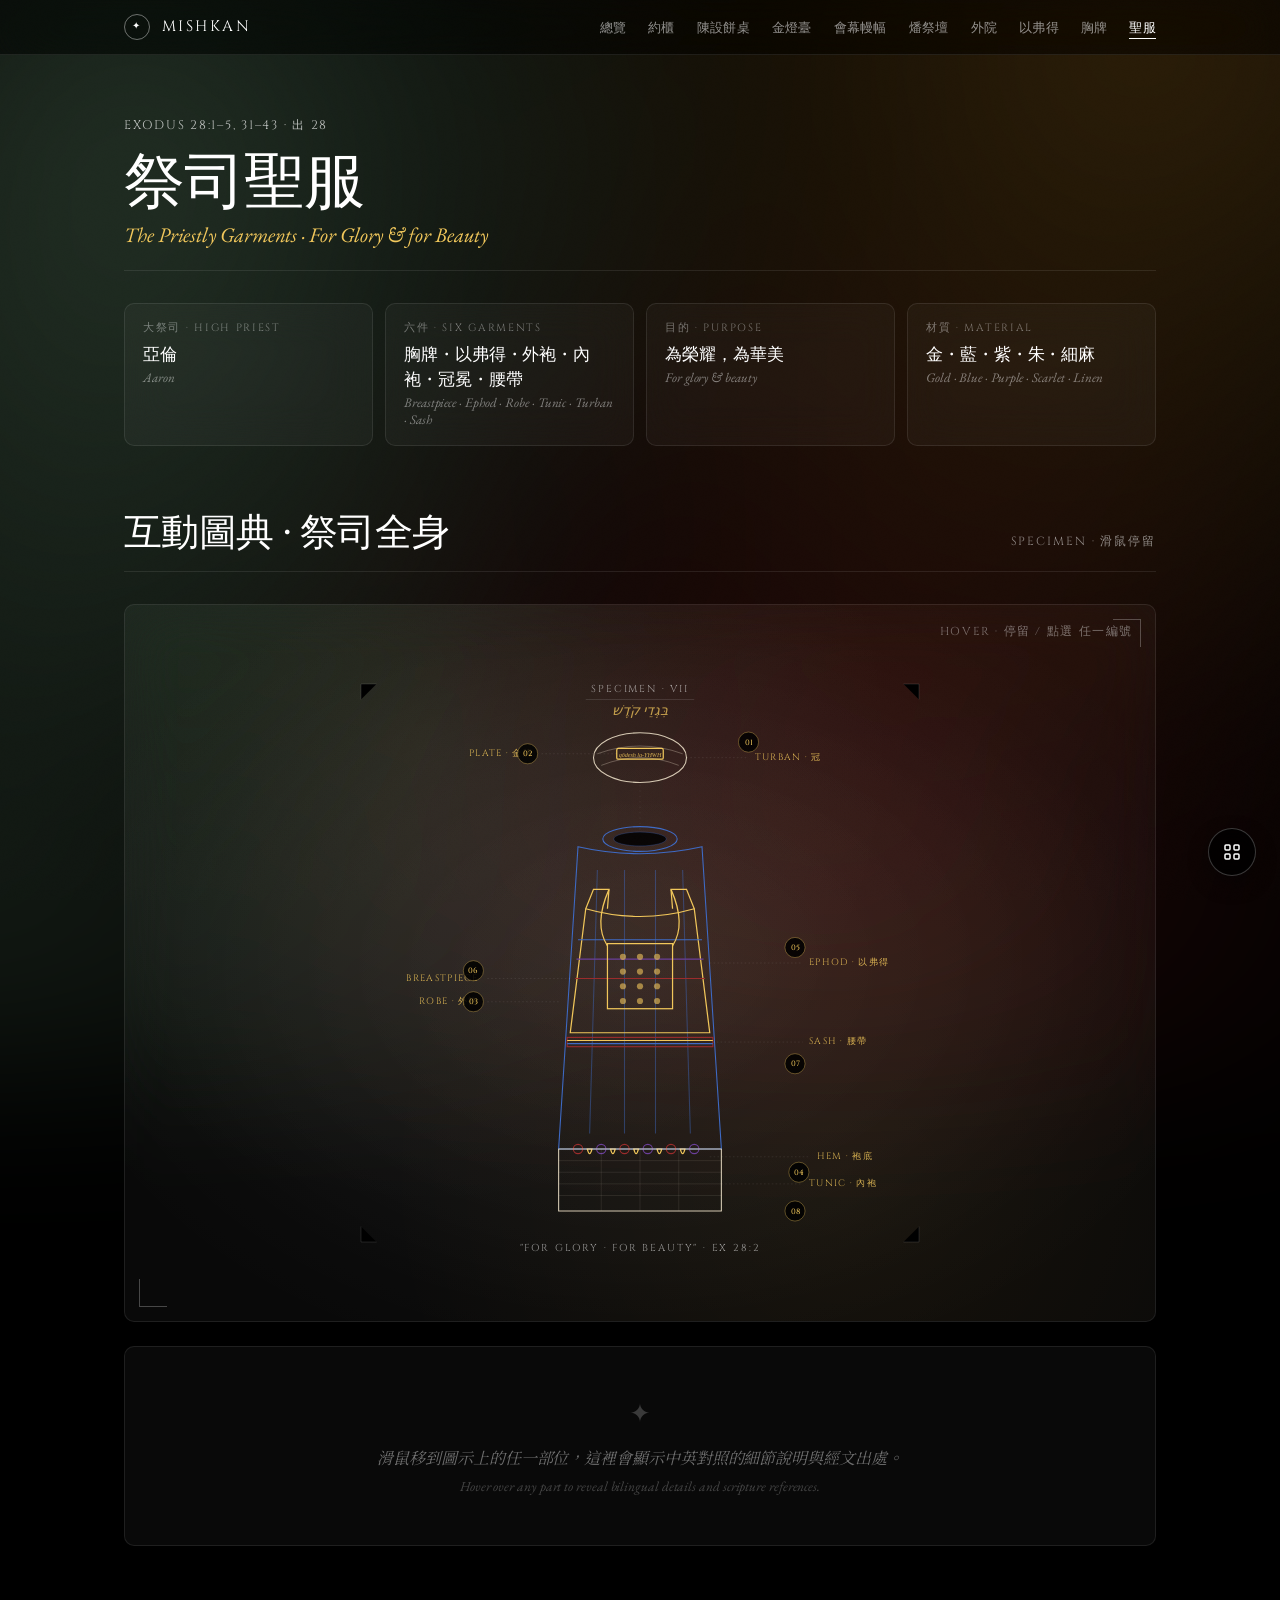
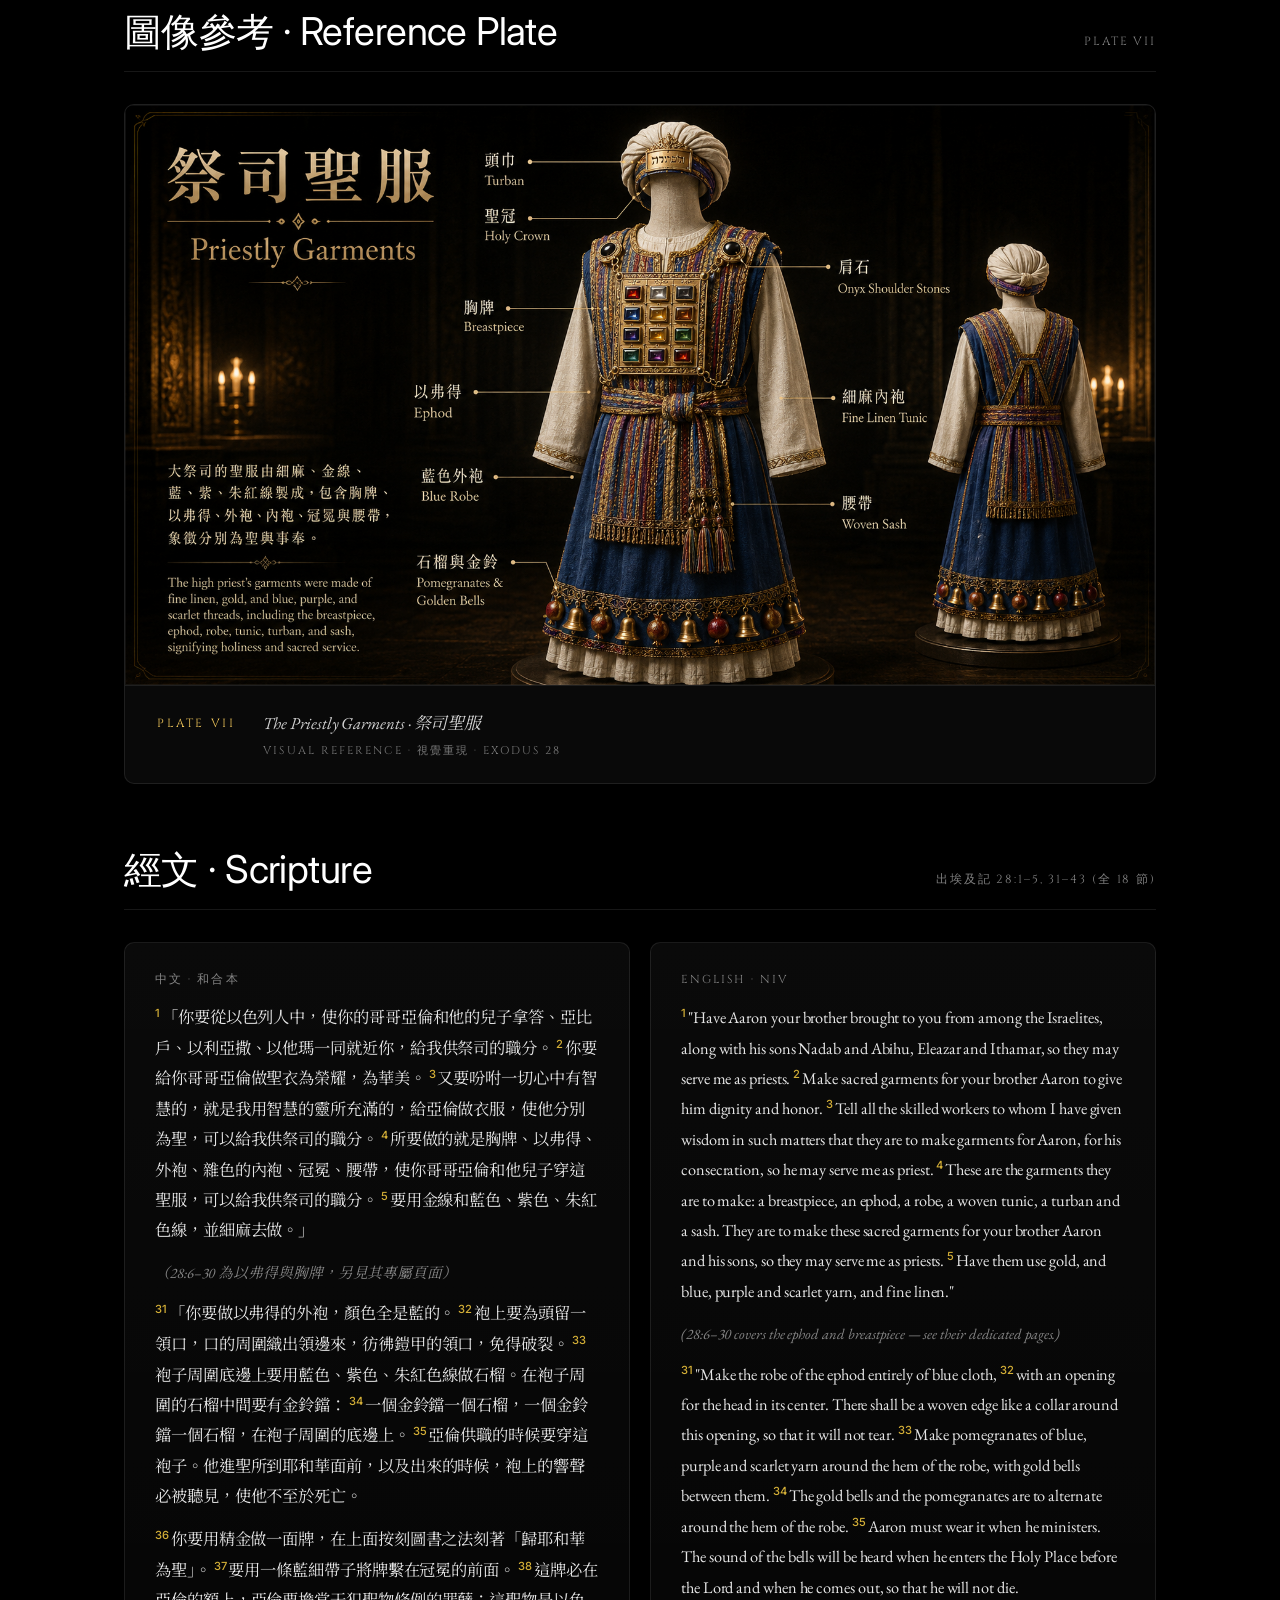
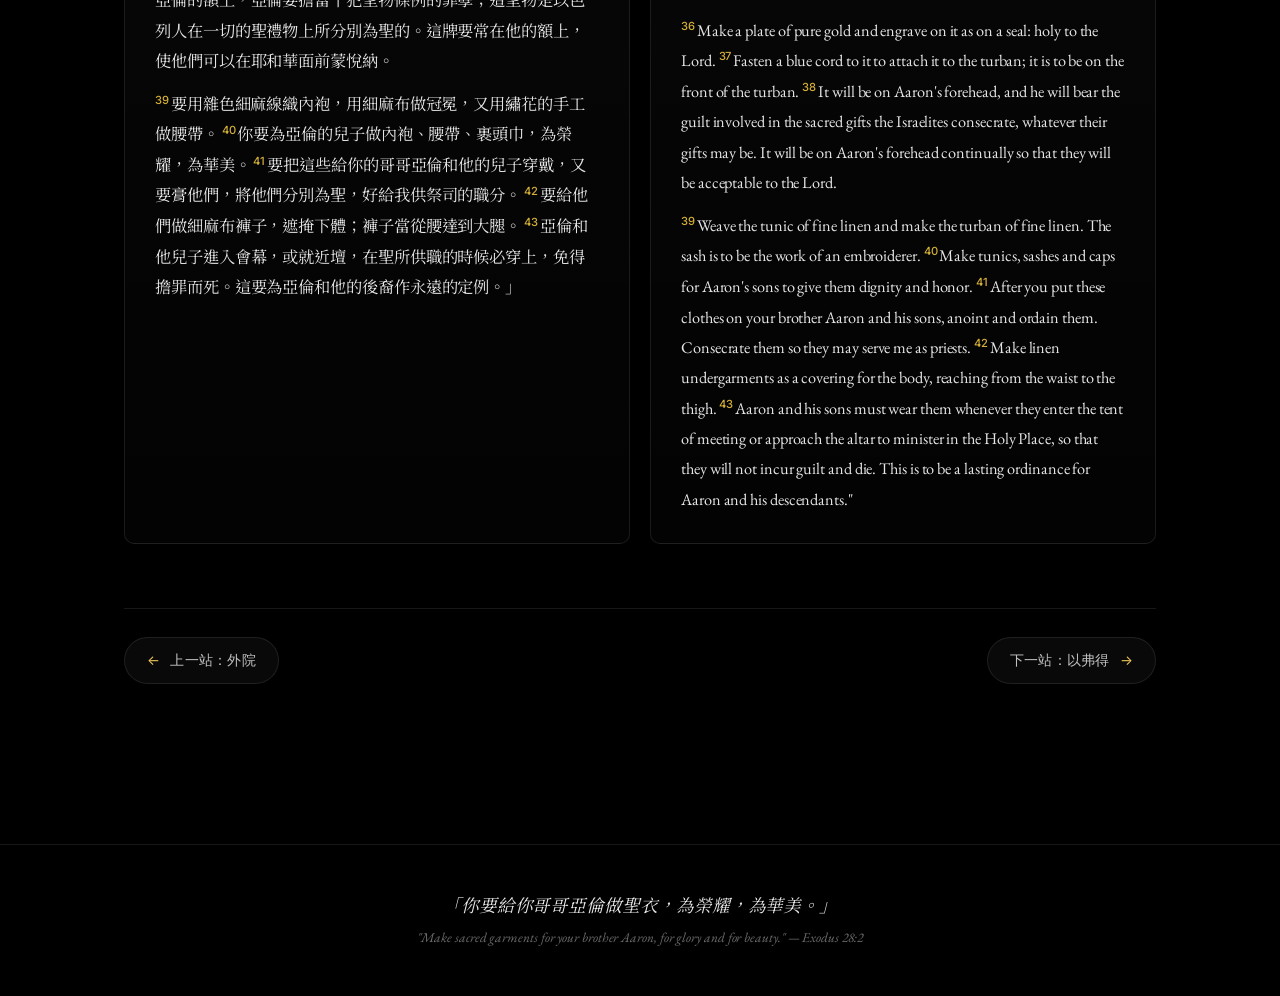
<file: garments.html>
<!DOCTYPE html>
<html lang="zh-Hant">
<head>
  <meta charset="UTF-8" />
  <meta name="viewport" content="width=device-width, initial-scale=1.0, viewport-fit=cover" />
  <meta name="theme-color" content="#000000" />
  <title>祭司聖服 · The Priestly Garments — 出埃及記 28</title>
  <link rel="preconnect" href="https://fonts.googleapis.com" />
  <link rel="preconnect" href="https://fonts.gstatic.com" crossorigin />
  <link rel="stylesheet" href="css/style.css" />
  <style>
    .specimen .line       { stroke: rgba(232, 220, 196, 0.9); fill: none; stroke-width: 1.4; stroke-linejoin: round; stroke-linecap: round; }
    .specimen .line-thin  { stroke: rgba(232, 220, 196, 0.5); fill: none; stroke-width: 0.8; }
    .specimen .line-faint { stroke: rgba(232, 220, 196, 0.25); fill: none; stroke-width: 0.5; }
    .specimen .gold-line  { stroke: #f1c75b; fill: none; stroke-width: 1.6; }
    .specimen .blue-line  { stroke: #3e6ac4; fill: none; stroke-width: 1.4; }
    .specimen .scarlet-line { stroke: #9b2c2c; fill: none; stroke-width: 1.4; }
    .specimen .purple-line { stroke: #6b3f9b; fill: none; stroke-width: 1.4; }
    .specimen .hebrew     { fill: rgba(241, 199, 91, 0.75); font-family: 'EB Garamond', serif; font-style: italic; }
    .specimen .label      { fill: rgba(255, 255, 255, 0.55); font-family: 'Cinzel', serif; font-size: 9px; letter-spacing: 0.2em; }
    .specimen .label-tag  { fill: rgba(241, 199, 91, 0.85); font-family: 'Cinzel', serif; font-size: 8px; letter-spacing: 0.18em; }
    .specimen .marker-bg  { fill: rgba(0, 0, 0, 0.85); stroke: rgba(241, 199, 91, 0.55); stroke-width: 0.8; transition: fill 0.3s, stroke 0.3s; }
    .specimen .marker-txt { fill: #f1c75b; font-family: 'Cinzel', serif; font-size: 10px; font-weight: 500; transition: fill 0.3s; pointer-events: none; }
    .specimen .hover-region:hover .marker-bg,
    .specimen .hover-region.active .marker-bg { fill: #f1c75b; stroke: #fff4cc; }
    .specimen .hover-region:hover .marker-txt,
    .specimen .hover-region.active .marker-txt { fill: #000; }
    .specimen .hover-region:hover .line,
    .specimen .hover-region.active .line { stroke: #fff4cc; stroke-width: 1.8; }
    .specimen .corner { stroke: rgba(255, 255, 255, 0.25); stroke-width: 0.6; }
    .specimen .leader { stroke: rgba(255, 255, 255, 0.2); stroke-width: 0.5; stroke-dasharray: 2 3; }
  </style>
</head>
<body>

  <header class="site-header">
    <div class="nav-container">
      <a href="index.html" class="brand"><span class="brand-mark">✦</span><span>Mishkan</span></a>
      <ul class="nav-links">
        <li><a href="index.html">總覽</a></li>
        <li><a href="ark.html">約櫃</a></li>
        <li><a href="table.html">陳設餅桌</a></li>
        <li><a href="lampstand.html">金燈臺</a></li>
        <li><a href="tabernacle.html">會幕幔幅</a></li>
        <li><a href="altar.html">燔祭壇</a></li>
        <li><a href="courtyard.html">外院</a></li>
        <li><a href="ephod.html">以弗得</a></li>
        <li><a href="breastpiece.html">胸牌</a></li>
        <li><a href="garments.html">聖服</a></li>
      </ul>
    </div>
  </header>

  <main class="container">

    <div class="section-header">
      <div>
        <span class="eyebrow">Exodus 28:1–5, 31–43 · 出 28</span>
        <h1 style="margin-top: 12px;">祭司聖服</h1>
        <p style="font-family: var(--font-serif); font-style: italic; color: var(--gold-bright); font-size: 1.3rem; margin-top: 6px;">The Priestly Garments · For Glory & for Beauty</p>
      </div>
    </div>

    <div class="specs">
      <div class="spec-item"><span class="label">大祭司 · High Priest</span><span class="value">亞倫<span class="en">Aaron</span></span></div>
      <div class="spec-item"><span class="label">六件 · Six Garments</span><span class="value">胸牌・以弗得・外袍・內袍・冠冕・腰帶<span class="en">Breastpiece · Ephod · Robe · Tunic · Turban · Sash</span></span></div>
      <div class="spec-item"><span class="label">目的 · Purpose</span><span class="value">為榮耀，為華美<span class="en">For glory & beauty</span></span></div>
      <div class="spec-item"><span class="label">材質 · Material</span><span class="value">金・藍・紫・朱・細麻<span class="en">Gold · Blue · Purple · Scarlet · Linen</span></span></div>
    </div>

    <section class="section">
      <div class="section-header">
        <h2>互動圖典 · 祭司全身</h2>
        <span class="ref">Specimen · 滑鼠停留</span>
      </div>

      <div class="interactive-stage">
        <span class="hint">Hover · 停留 / 點選 任一編號</span>
        <svg class="specimen" viewBox="0 0 800 800" width="100%" style="max-width: 620px;" xmlns="http://www.w3.org/2000/svg" role="img" aria-label="High Priest — figure diagram">

          <g class="corner">
            <path d="M 40 60 L 40 40 L 60 40"/>
            <path d="M 760 60 L 760 40 L 740 40"/>
            <path d="M 40 740 L 40 760 L 60 760"/>
            <path d="M 760 740 L 760 760 L 740 760"/>
          </g>

          <g>
            <text class="label" x="400" y="50" text-anchor="middle" style="letter-spacing: 0.3em; font-size: 11px;">SPECIMEN · VII</text>
            <line x1="330" y1="60" x2="470" y2="60" stroke="rgba(255,255,255,0.3)" stroke-width="0.5"/>
            <text class="hebrew" x="400" y="80" text-anchor="middle" font-size="15">בִּגְדֵי קֹדֶשׁ</text>
          </g>

          <!-- ═══ 01 · TURBAN ═══ -->
          <g class="hover-region" tabindex="0"
             data-zh="冠冕 · 細麻所製" data-en="Turban · Fine Linen"
             data-desc-zh="「要用雜色細麻線織內袍，用細麻布做冠冕，又用繡花的手工做腰帶。」"
             data-desc-en="'Weave the tunic of fine linen and make the turban of fine linen. The sash is to be the work of an embroiderer.'"
             data-ref="出 28:39 · Exodus 28:39">
            <ellipse class="line" cx="400" cy="135" rx="60" ry="32"/>
            <path class="line-thin" d="M 345 130 Q 400 110 455 130 M 350 145 Q 400 125 450 145"/>
            <line class="leader" x1="460" y1="135" x2="540" y2="135"/>
            <text class="label-tag" x="548" y="138">TURBAN · 冠</text>
            <g transform="translate(540, 115)">
              <circle class="marker-bg" r="11"/>
              <text class="marker-txt" y="3.5" text-anchor="middle">01</text>
            </g>
          </g>

          <!-- ═══ 02 · GOLD PLATE ═══ -->
          <g class="hover-region" tabindex="0"
             data-zh="金牌 · 歸耶和華為聖" data-en="Gold Plate · Holy to the Lord"
             data-desc-zh="「你要用精金做一面牌，在上面按刻圖書之法刻著『歸耶和華為聖』。要用一條藍細帶子將牌繫在冠冕的前面。這牌必在亞倫的額上，亞倫要擔當干犯聖物條例的罪孽。」"
             data-desc-en="'Make a plate of pure gold and engrave on it as on a seal: Holy to the Lord. Fasten a blue cord to it to attach it to the turban; it is to be on the front of the turban. It will be on Aaron's forehead, and he will bear the guilt involved in the sacred gifts the Israelites consecrate.'"
             data-ref="出 28:36–38 · Exodus 28:36–38">
            <rect class="gold-line" x="370" y="123" width="60" height="14" rx="2" stroke-width="2"/>
            <text x="400" y="134" text-anchor="middle" font-family="serif" font-size="8" font-style="italic" fill="rgba(241,199,91,0.85)">qōdesh la-YHWH</text>
            <line class="leader" x1="370" y1="130" x2="270" y2="130"/>
            <text class="label-tag" x="262" y="133" text-anchor="end">PLATE · 金牌</text>
            <g transform="translate(255, 130)">
              <circle class="marker-bg" r="11"/>
              <text class="marker-txt" y="3.5" text-anchor="middle">02</text>
            </g>
          </g>

          <!-- Decorative dashed neck-suggestion (no face) -->
          <line x1="400" y1="170" x2="400" y2="240" stroke="rgba(255,255,255,0.12)" stroke-width="0.6" stroke-dasharray="2 5"/>

          <!-- ═══ 03 · ROBE OF THE EPHOD (blue) ═══ -->
          <g class="hover-region" tabindex="0"
             data-zh="外袍 · 純藍色" data-en="The Robe · All Blue"
             data-desc-zh="「你要做以弗得的外袍，顏色全是藍的。袍上要為頭留一領口，口的周圍織出領邊來，彷彿鎧甲的領口，免得破裂。」"
             data-desc-en="'Make the robe of the ephod entirely of blue cloth, with an opening for the head in its center. There shall be a woven edge like a collar around this opening, so that it will not tear.'"
             data-ref="出 28:31–32 · Exodus 28:31–32">
            <!-- Collar opening (oval void where head would slip through) -->
            <ellipse class="blue-line" cx="400" cy="240" rx="48" ry="16" fill="rgba(62,106,196,0.12)"/>
            <ellipse cx="400" cy="240" rx="34" ry="9" fill="rgba(0,0,0,0.85)" stroke="rgba(62,106,196,0.5)" stroke-width="0.8"/>
            <!-- Robe silhouette -->
            <path class="blue-line" d="M 320 250 L 295 640 L 505 640 L 480 250 Q 400 268 320 250 Z" stroke-width="1.8" fill="rgba(62,106,196,0.04)"/>
            <!-- Subtle vertical drape lines -->
            <line class="blue-line" x1="345" y1="280" x2="335" y2="620" stroke-width="0.5" opacity="0.45"/>
            <line class="blue-line" x1="380" y1="280" x2="380" y2="620" stroke-width="0.5" opacity="0.45"/>
            <line class="blue-line" x1="420" y1="280" x2="420" y2="620" stroke-width="0.5" opacity="0.45"/>
            <line class="blue-line" x1="455" y1="280" x2="465" y2="620" stroke-width="0.5" opacity="0.45"/>
            <line class="leader" x1="295" y1="450" x2="200" y2="450"/>
            <text class="label-tag" x="192" y="453" text-anchor="end">ROBE · 外袍</text>
            <g transform="translate(185, 450)">
              <circle class="marker-bg" r="11"/>
              <text class="marker-txt" y="3.5" text-anchor="middle">03</text>
            </g>
          </g>

          <!-- ═══ 04 · HEM with bells & pomegranates ═══ -->
          <g class="hover-region" tabindex="0"
             data-zh="袍底 · 金鈴與石榴" data-en="Hem · Gold Bells & Pomegranates"
             data-desc-zh="「袍子周圍底邊上要用藍色、紫色、朱紅色線做石榴。在袍子周圍的石榴中間要有金鈴鐺：一個金鈴鐺一個石榴⋯⋯亞倫供職的時候要穿這袍子。他進聖所到耶和華面前，以及出來的時候，袍上的響聲必被聽見，使他不至於死亡。」"
             data-desc-en="'Make pomegranates of blue, purple and scarlet yarn around the hem of the robe, with gold bells between them ... Aaron must wear it when he ministers. The sound of the bells will be heard when he enters the Holy Place before the Lord and when he comes out, so that he will not die.'"
             data-ref="出 28:33–35 · Exodus 28:33–35">
            <g>
              <circle class="scarlet-line" cx="320" cy="640" r="6"/>
              <circle class="purple-line" cx="350" cy="640" r="6"/>
              <circle class="scarlet-line" cx="380" cy="640" r="6"/>
              <circle class="purple-line" cx="410" cy="640" r="6"/>
              <circle class="scarlet-line" cx="440" cy="640" r="6"/>
              <circle class="purple-line" cx="470" cy="640" r="6"/>
              <!-- Bells -->
              <path class="gold-line" d="M 332 640 Q 335 652 338 640 Z"/>
              <path class="gold-line" d="M 362 640 Q 365 652 368 640 Z"/>
              <path class="gold-line" d="M 392 640 Q 395 652 398 640 Z"/>
              <path class="gold-line" d="M 422 640 Q 425 652 428 640 Z"/>
              <path class="gold-line" d="M 452 640 Q 455 652 458 640 Z"/>
            </g>
            <line class="leader" x1="490" y1="650" x2="620" y2="650"/>
            <text class="label-tag" x="628" y="653">HEM · 袍底</text>
            <g transform="translate(605, 670)">
              <circle class="marker-bg" r="11"/>
              <text class="marker-txt" y="3.5" text-anchor="middle">04</text>
            </g>
          </g>

          <!-- ═══ 05 · EPHOD ═══ -->
          <g class="hover-region" tabindex="0"
             data-zh="以弗得 · 金線藍紫朱線細麻" data-en="The Ephod"
             data-desc-zh="「他們要拿金線和藍色、紫色、朱紅色線，並撚的細麻，用巧匠的手工做以弗得。以弗得當有兩條肩帶，接上兩頭，使它相連。」"
             data-desc-en="'Make the ephod of gold, and of blue, purple and scarlet yarn, and of finely twisted linen—the work of skilled hands. It is to have two shoulder pieces attached to two of its corners, so it can be fastened.'"
             data-ref="出 28:6–8 · Exodus 28:6–8"
             data-ref-link="ephod.html">
            <path class="gold-line" d="M 330 330 L 310 490 L 490 490 L 470 330 Q 400 350 330 330 Z" stroke-width="1.8"/>
            <!-- Color stripe hints -->
            <line class="blue-line" x1="320" y1="370" x2="480" y2="370" stroke-width="1"/>
            <line class="purple-line" x1="318" y1="395" x2="482" y2="395" stroke-width="1"/>
            <line class="scarlet-line" x1="316" y1="420" x2="484" y2="420" stroke-width="1"/>
            <!-- Shoulder pieces -->
            <path class="gold-line" d="M 330 330 L 340 305 L 360 305 L 358 330"/>
            <path class="gold-line" d="M 470 330 L 460 305 L 440 305 L 442 330"/>
            <line class="leader" x1="490" y1="400" x2="610" y2="400"/>
            <text class="label-tag" x="618" y="403">EPHOD · 以弗得</text>
            <g transform="translate(600, 380)">
              <circle class="marker-bg" r="11"/>
              <text class="marker-txt" y="3.5" text-anchor="middle">05</text>
            </g>
          </g>

          <!-- ═══ 06 · BREASTPIECE ═══ -->
          <g class="hover-region" tabindex="0"
             data-zh="決斷胸牌 · 十二寶石" data-en="The Breastpiece"
             data-desc-zh="「你要用巧匠的手工做一個決斷的胸牌⋯⋯亞倫進聖所的時候，要將決斷胸牌，就是刻著以色列兒子名字的，帶在胸前，在耶和華面前常作紀念。又要將烏陵和土明放在決斷的胸牌裡。」"
             data-desc-en="'Fashion a breastpiece for making decisions—the work of skilled hands ... Whenever Aaron enters the Holy Place, he will bear the names of the sons of Israel over his heart on the breastpiece of decision as a continuing memorial before the Lord. Also put the Urim and the Thummim in the breastpiece.'"
             data-ref="出 28:15–30 · Exodus 28:15–30"
             data-ref-link="breastpiece.html">
            <rect class="gold-line" x="358" y="375" width="84" height="84" stroke-width="2"/>
            <g fill="rgba(241,199,91,0.6)" stroke="none">
              <circle cx="378" cy="392" r="4"/><circle cx="400" cy="392" r="4"/><circle cx="422" cy="392" r="4"/>
              <circle cx="378" cy="411" r="4"/><circle cx="400" cy="411" r="4"/><circle cx="422" cy="411" r="4"/>
              <circle cx="378" cy="430" r="4"/><circle cx="400" cy="430" r="4"/><circle cx="422" cy="430" r="4"/>
              <circle cx="378" cy="449" r="4"/><circle cx="400" cy="449" r="4"/><circle cx="422" cy="449" r="4"/>
            </g>
            <!-- Chains -->
            <path class="gold-line" d="M 358 378 Q 340 350 360 305" stroke-width="1"/>
            <path class="gold-line" d="M 442 378 Q 460 350 440 305" stroke-width="1"/>
            <line class="leader" x1="310" y1="420" x2="200" y2="420"/>
            <text class="label-tag" x="192" y="423" text-anchor="end">BREASTPIECE</text>
            <g transform="translate(185, 410)">
              <circle class="marker-bg" r="11"/>
              <text class="marker-txt" y="3.5" text-anchor="middle">06</text>
            </g>
          </g>

          <!-- ═══ 07 · SASH ═══ -->
          <g class="hover-region" tabindex="0"
             data-zh="腰帶 · 繡花精工" data-en="The Sash · Skilfully Embroidered"
             data-desc-zh="「要用雜色細麻線織內袍，用細麻布做冠冕，又用繡花的手工做腰帶。」(出 28:39)"
             data-desc-en="'Weave the tunic of fine linen and make the turban of fine linen. The sash is to be the work of an embroiderer.' (Ex 28:39)"
             data-ref="出 28:39 · Exodus 28:39">
            <rect class="scarlet-line" x="306" y="496" width="188" height="12" stroke-width="1.6"/>
            <line class="gold-line" x1="306" y1="500" x2="494" y2="500" stroke-width="0.6"/>
            <line class="blue-line" x1="306" y1="504" x2="494" y2="504" stroke-width="0.6"/>
            <line class="leader" x1="494" y1="502" x2="610" y2="502"/>
            <text class="label-tag" x="618" y="505">SASH · 腰帶</text>
            <g transform="translate(600, 530)">
              <circle class="marker-bg" r="11"/>
              <text class="marker-txt" y="3.5" text-anchor="middle">07</text>
            </g>
          </g>

          <!-- ═══ 08 · LINEN TUNIC ═══ -->
          <g class="hover-region" tabindex="0"
             data-zh="雜色內袍 · 細麻" data-en="Tunic · Fine Linen"
             data-desc-zh="「要用雜色細麻線織內袍⋯⋯要給他們做細麻布褲子，遮掩下體；褲子當從腰達到大腿。亞倫和他兒子進入會幕，或就近壇，在聖所供職的時候必穿上，免得擔罪而死。」"
             data-desc-en="'Weave the tunic of fine linen ... Make linen undergarments as a covering for the body, reaching from the waist to the thigh. Aaron and his sons must wear them whenever they enter the tent of meeting or approach the altar to minister in the Holy Place, so that they will not incur guilt and die.'"
             data-ref="出 28:39, 42 · Exodus 28:39, 42">
            <rect class="line" x="295" y="640" width="210" height="80"/>
            <g class="line-faint">
              <line x1="295" y1="655" x2="505" y2="655"/>
              <line x1="295" y1="670" x2="505" y2="670"/>
              <line x1="295" y1="685" x2="505" y2="685"/>
              <line x1="295" y1="700" x2="505" y2="700"/>
              <line x1="350" y1="640" x2="350" y2="720"/>
              <line x1="400" y1="640" x2="400" y2="720"/>
              <line x1="450" y1="640" x2="450" y2="720"/>
            </g>
            <line class="leader" x1="505" y1="685" x2="610" y2="685"/>
            <text class="label-tag" x="618" y="688">TUNIC · 內袍</text>
            <g transform="translate(600, 720)">
              <circle class="marker-bg" r="11"/>
              <text class="marker-txt" y="3.5" text-anchor="middle">08</text>
            </g>
          </g>

          <text class="label" x="400" y="772" text-anchor="middle">"FOR GLORY · FOR BEAUTY" · EX 28:2</text>

        </svg>
      </div>

      <div class="detail-panel empty">
        <div class="empty-icon">✦</div>
        <div class="empty-text">
          停留於任一編號，這裡顯示中英對照的細節說明與經文出處。<br/>
          <em style="font-size: 0.85rem; opacity: 0.6;">Hover any numbered hot-spot to reveal bilingual details and scripture references.</em>
        </div>
      </div>
    </section>

    <section class="section">
      <div class="section-header">
        <h2>圖像參考 · Reference Plate</h2>
        <span class="ref">Plate VII</span>
      </div>
      <figure class="plate">
        <div class="plate-media">
          <img class="plate-image" src="images/garments.png" alt="Visual reference of the Priestly Garments" loading="lazy"/>
        </div>
        <figcaption>
          <span class="plate-label">Plate VII</span>
          <div class="plate-body">
            <p>The Priestly Garments · 祭司聖服</p>
            <span class="meta">Visual reference · 視覺重現 · Exodus 28</span>
          </div>
        </figcaption>
      </figure>
    </section>

    <section class="section" id="scripture">
      <div class="section-header">
        <h2>經文 · Scripture</h2>
        <span class="ref">出埃及記 28:1–5, 31–43 (全 18 節)</span>
      </div>
      <div class="bilingual scripture">
        <div>
          <h4>中文 · 和合本</h4>
          <p>
            <span class="verse-num">1</span>「你要從以色列人中，使你的哥哥亞倫和他的兒子拿答、亞比戶、以利亞撒、以他瑪一同就近你，給我供祭司的職分。
            <span class="verse-num">2</span>你要給你哥哥亞倫做聖衣為榮耀，為華美。
            <span class="verse-num">3</span>又要吩咐一切心中有智慧的，就是我用智慧的靈所充滿的，給亞倫做衣服，使他分別為聖，可以給我供祭司的職分。
            <span class="verse-num">4</span>所要做的就是胸牌、以弗得、外袍、雜色的內袍、冠冕、腰帶，使你哥哥亞倫和他兒子穿這聖服，可以給我供祭司的職分。
            <span class="verse-num">5</span>要用金線和藍色、紫色、朱紅色線，並細麻去做。」
          </p>
          <p style="margin-top: 0.8rem; color: rgba(255,255,255,0.5); font-style: italic; font-size: 0.92rem;">
            （28:6–30 為以弗得與胸牌，另見其專屬頁面）
          </p>
          <p style="margin-top: 0.8rem;">
            <span class="verse-num">31</span>「你要做以弗得的外袍，顏色全是藍的。
            <span class="verse-num">32</span>袍上要為頭留一領口，口的周圍織出領邊來，彷彿鎧甲的領口，免得破裂。
            <span class="verse-num">33</span>袍子周圍底邊上要用藍色、紫色、朱紅色線做石榴。在袍子周圍的石榴中間要有金鈴鐺：
            <span class="verse-num">34</span>一個金鈴鐺一個石榴，一個金鈴鐺一個石榴，在袍子周圍的底邊上。
            <span class="verse-num">35</span>亞倫供職的時候要穿這袍子。他進聖所到耶和華面前，以及出來的時候，袍上的響聲必被聽見，使他不至於死亡。
          </p>
          <p style="margin-top: 0.8rem;">
            <span class="verse-num">36</span>你要用精金做一面牌，在上面按刻圖書之法刻著「歸耶和華為聖」。
            <span class="verse-num">37</span>要用一條藍細帶子將牌繫在冠冕的前面。
            <span class="verse-num">38</span>這牌必在亞倫的額上，亞倫要擔當干犯聖物條例的罪孽；這聖物是以色列人在一切的聖禮物上所分別為聖的。這牌要常在他的額上，使他們可以在耶和華面前蒙悅納。
          </p>
          <p style="margin-top: 0.8rem;">
            <span class="verse-num">39</span>要用雜色細麻線織內袍，用細麻布做冠冕，又用繡花的手工做腰帶。
            <span class="verse-num">40</span>你要為亞倫的兒子做內袍、腰帶、裹頭巾，為榮耀，為華美。
            <span class="verse-num">41</span>要把這些給你的哥哥亞倫和他的兒子穿戴，又要膏他們，將他們分別為聖，好給我供祭司的職分。
            <span class="verse-num">42</span>要給他們做細麻布褲子，遮掩下體；褲子當從腰達到大腿。
            <span class="verse-num">43</span>亞倫和他兒子進入會幕，或就近壇，在聖所供職的時候必穿上，免得擔罪而死。這要為亞倫和他的後裔作永遠的定例。」
          </p>
        </div>
        <div>
          <h4>English · NIV</h4>
          <p>
            <span class="verse-num">1</span>"Have Aaron your brother brought to you from among the Israelites, along with his sons Nadab and Abihu, Eleazar and Ithamar, so they may serve me as priests.
            <span class="verse-num">2</span>Make sacred garments for your brother Aaron to give him dignity and honor.
            <span class="verse-num">3</span>Tell all the skilled workers to whom I have given wisdom in such matters that they are to make garments for Aaron, for his consecration, so he may serve me as priest.
            <span class="verse-num">4</span>These are the garments they are to make: a breastpiece, an ephod, a robe, a woven tunic, a turban and a sash. They are to make these sacred garments for your brother Aaron and his sons, so they may serve me as priests.
            <span class="verse-num">5</span>Have them use gold, and blue, purple and scarlet yarn, and fine linen."
          </p>
          <p style="margin-top: 0.8rem; color: rgba(255,255,255,0.5); font-style: italic; font-size: 0.92rem;">
            (28:6–30 covers the ephod and breastpiece — see their dedicated pages.)
          </p>
          <p style="margin-top: 0.8rem;">
            <span class="verse-num">31</span>"Make the robe of the ephod entirely of blue cloth,
            <span class="verse-num">32</span>with an opening for the head in its center. There shall be a woven edge like a collar around this opening, so that it will not tear.
            <span class="verse-num">33</span>Make pomegranates of blue, purple and scarlet yarn around the hem of the robe, with gold bells between them.
            <span class="verse-num">34</span>The gold bells and the pomegranates are to alternate around the hem of the robe.
            <span class="verse-num">35</span>Aaron must wear it when he ministers. The sound of the bells will be heard when he enters the Holy Place before the Lord and when he comes out, so that he will not die.
          </p>
          <p style="margin-top: 0.8rem;">
            <span class="verse-num">36</span>Make a plate of pure gold and engrave on it as on a seal: holy to the Lord.
            <span class="verse-num">37</span>Fasten a blue cord to it to attach it to the turban; it is to be on the front of the turban.
            <span class="verse-num">38</span>It will be on Aaron's forehead, and he will bear the guilt involved in the sacred gifts the Israelites consecrate, whatever their gifts may be. It will be on Aaron's forehead continually so that they will be acceptable to the Lord.
          </p>
          <p style="margin-top: 0.8rem;">
            <span class="verse-num">39</span>Weave the tunic of fine linen and make the turban of fine linen. The sash is to be the work of an embroiderer.
            <span class="verse-num">40</span>Make tunics, sashes and caps for Aaron's sons to give them dignity and honor.
            <span class="verse-num">41</span>After you put these clothes on your brother Aaron and his sons, anoint and ordain them. Consecrate them so they may serve me as priests.
            <span class="verse-num">42</span>Make linen undergarments as a covering for the body, reaching from the waist to the thigh.
            <span class="verse-num">43</span>Aaron and his sons must wear them whenever they enter the tent of meeting or approach the altar to minister in the Holy Place, so that they will not incur guilt and die. This is to be a lasting ordinance for Aaron and his descendants."
          </p>
        </div>
      </div>
    </section>

    <nav class="page-nav">
      <a href="courtyard.html"><span class="arrow">←</span> 上一站：外院</a>
      <a href="ephod.html">下一站：以弗得 <span class="arrow">→</span></a>
    </nav>

  </main>

  <footer class="site-footer">
    <p class="verse">「你要給你哥哥亞倫做聖衣，為榮耀，為華美。」</p>
    <p style="font-family: var(--font-serif); font-style: italic;">"Make sacred garments for your brother Aaron, for glory and for beauty." — Exodus 28:2</p>
  </footer>

  <script src="js/main.js"></script>
</body>
</html>
</file>
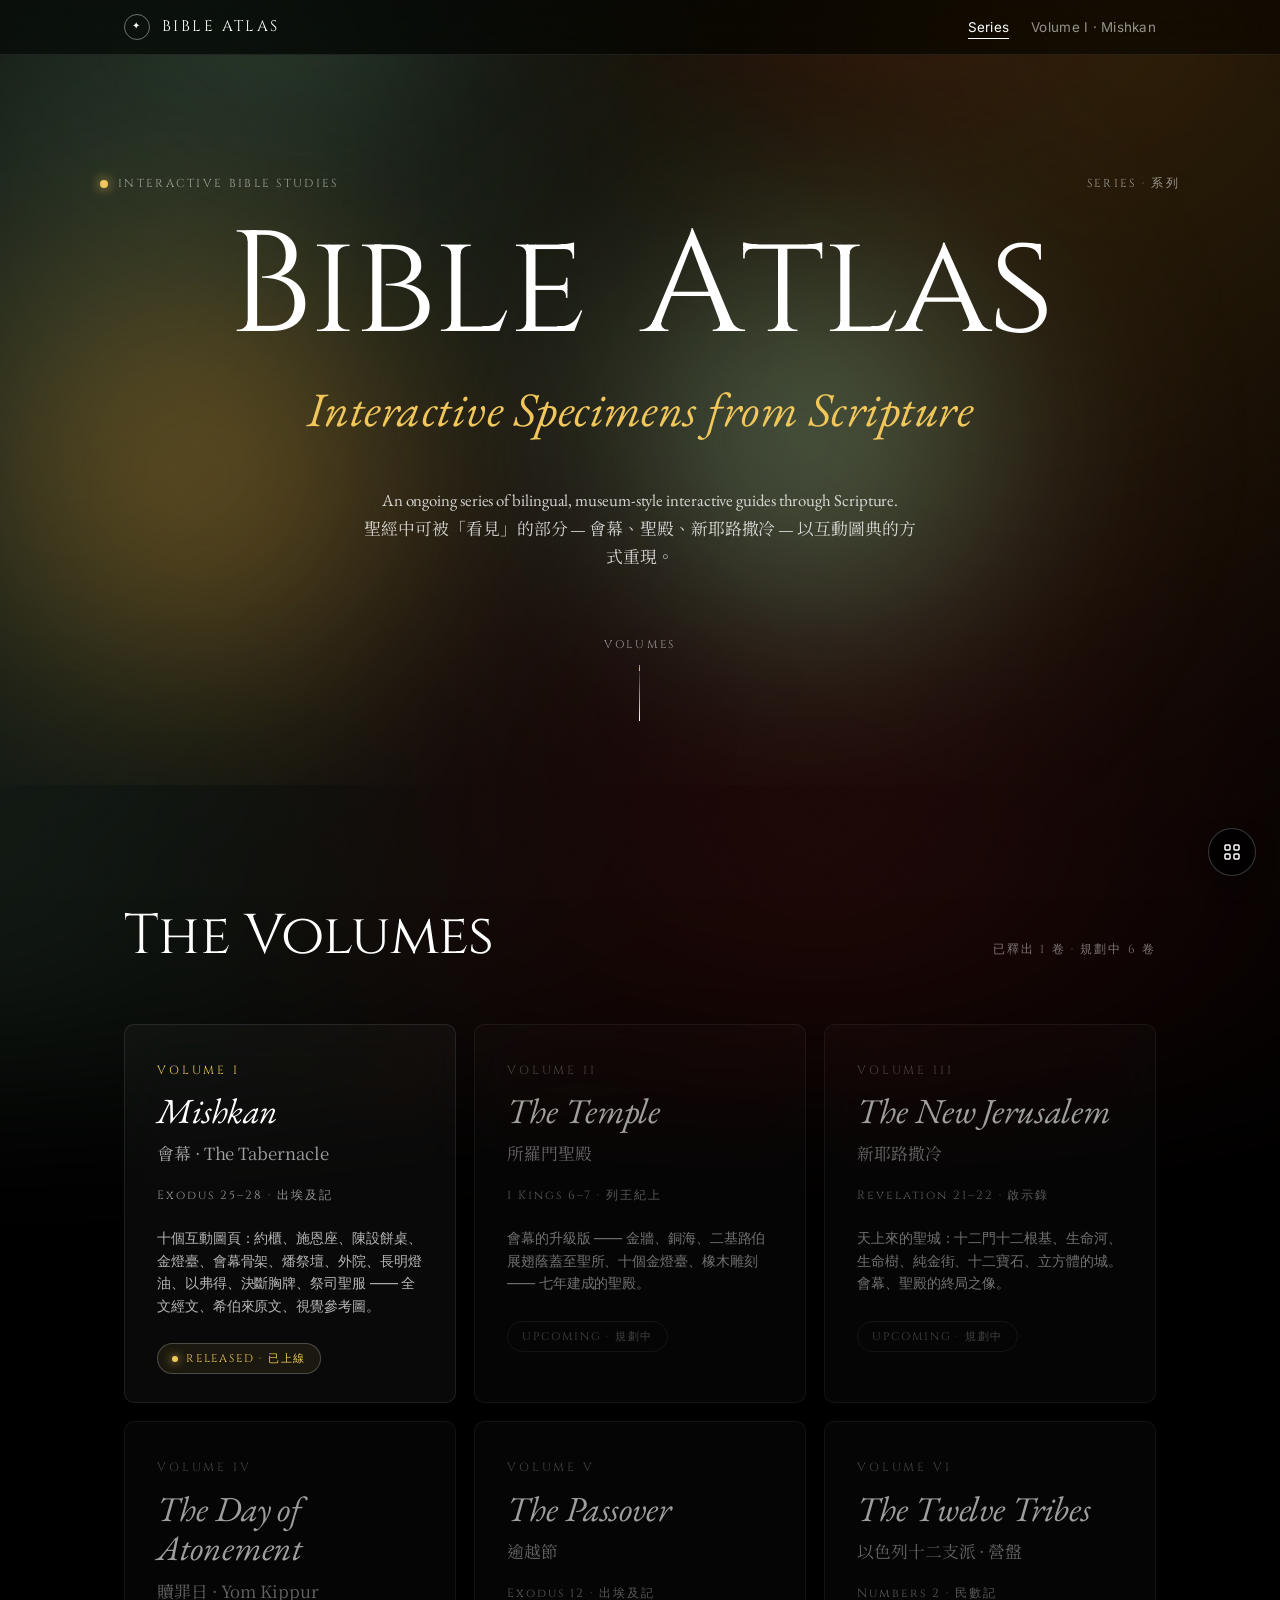
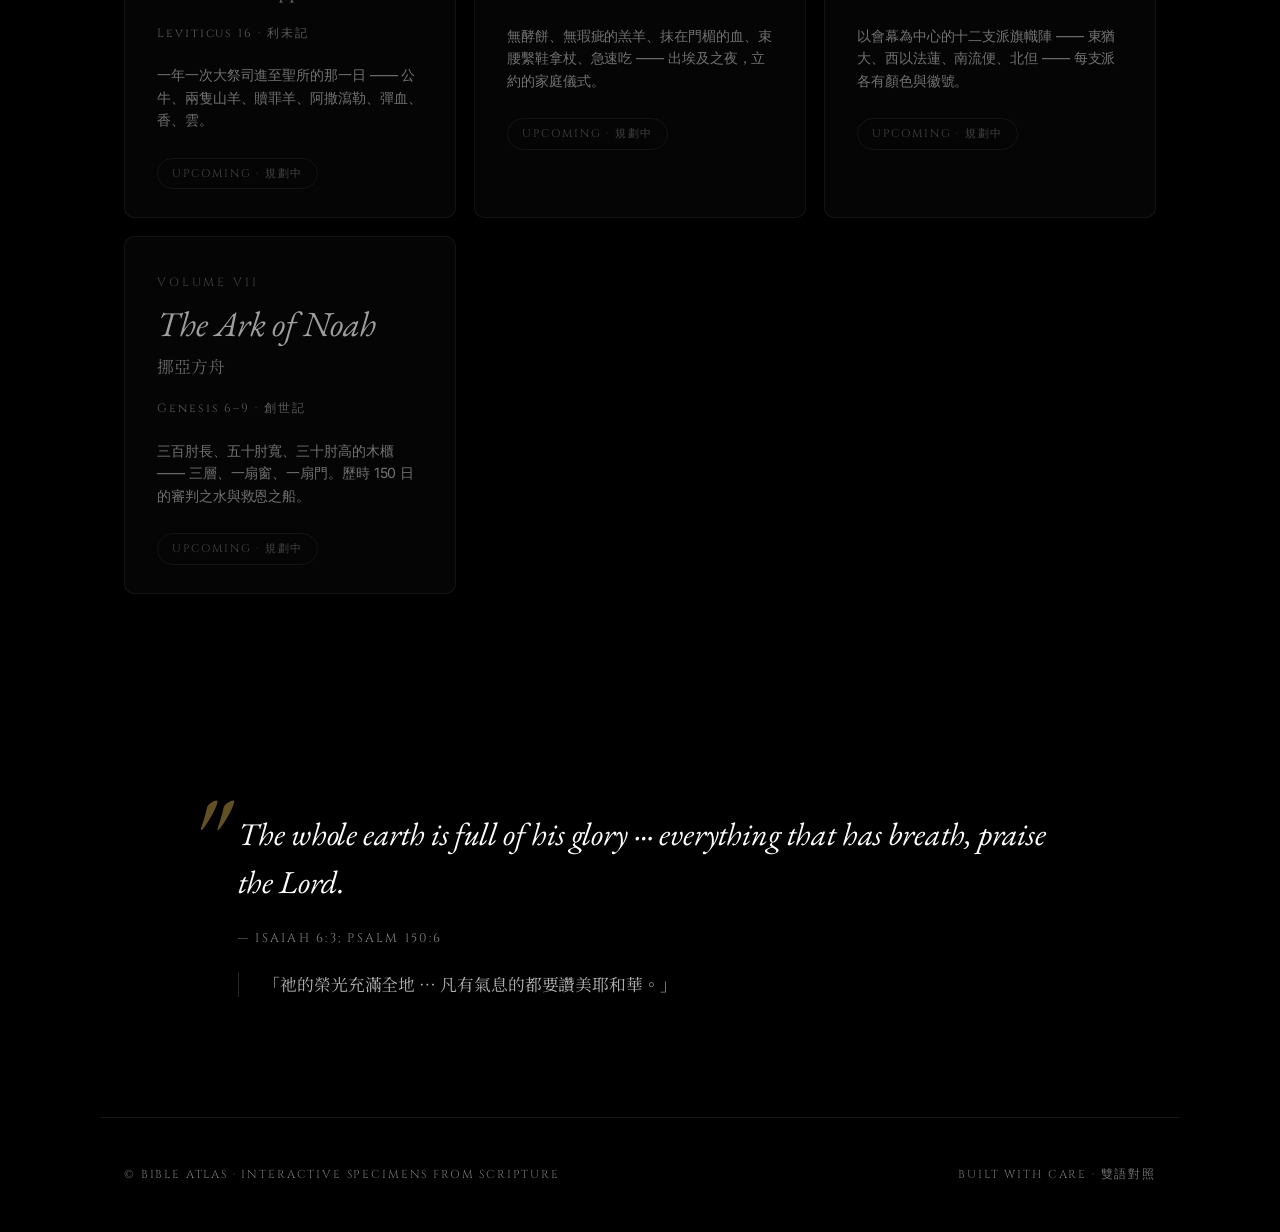
<file: series.html>
<!DOCTYPE html>
<html lang="zh-Hant">
<head>
  <meta charset="UTF-8" />
  <meta name="viewport" content="width=device-width, initial-scale=1.0, viewport-fit=cover" />
  <meta name="theme-color" content="#000000" />
  <title>Bible Atlas · 聖經互動圖典系列</title>
  <meta name="description" content="Interactive bilingual specimens from Scripture — Mishkan, the Temple, the New Jerusalem, and more." />
  <link rel="preconnect" href="https://fonts.googleapis.com" />
  <link rel="preconnect" href="https://fonts.gstatic.com" crossorigin />
  <link rel="stylesheet" href="css/style.css" />
  <style>
    .volume-grid {
      display: grid;
      grid-template-columns: repeat(auto-fit, minmax(320px, 1fr));
      gap: 18px;
      margin-top: 40px;
    }
    .volume-card {
      position: relative;
      background: var(--glass-bg);
      backdrop-filter: blur(28px) saturate(150%);
      -webkit-backdrop-filter: blur(28px) saturate(150%);
      border: 1px solid var(--glass-border);
      border-radius: var(--radius-card);
      padding: 36px 32px 28px;
      text-decoration: none;
      color: var(--frost);
      display: flex;
      flex-direction: column;
      gap: 8px;
      transition: transform 0.45s cubic-bezier(0.22, 0.61, 0.36, 1),
                  border-color 0.35s, background 0.35s;
      overflow: hidden;
      isolation: isolate;
    }
    .volume-card.released::before {
      content: '';
      position: absolute;
      inset: 0;
      background: radial-gradient(circle at 0% 0%, rgba(241, 199, 91, 0.14), transparent 60%);
      opacity: 0;
      transition: opacity 0.5s;
      z-index: -1;
    }
    .volume-card.released:hover {
      transform: translateY(-6px);
      border-color: var(--glass-border-strong);
      background: var(--glass-bg-hover);
    }
    .volume-card.released:hover::before { opacity: 1; }
    .volume-card.upcoming {
      cursor: default;
      opacity: 0.62;
    }
    .volume-card.upcoming:hover {
      opacity: 0.85;
      border-color: rgba(255, 255, 255, 0.18);
    }
    .volume-card .roman {
      font-family: var(--font-display);
      color: var(--gold-bright);
      font-size: 0.74rem;
      letter-spacing: 0.24em;
      text-transform: uppercase;
    }
    .volume-card.upcoming .roman {
      color: rgba(255, 255, 255, 0.4);
    }
    .volume-card .title {
      font-family: var(--font-serif);
      font-style: italic;
      font-size: clamp(1.6rem, 3.2vw, 2.2rem);
      line-height: 1.12;
      font-weight: 400;
      color: var(--frost);
      margin-top: 4px;
    }
    .volume-card .zh {
      font-family: var(--font-zh);
      font-size: 1.05rem;
      color: rgba(255, 255, 255, 0.62);
      margin-top: 2px;
    }
    .volume-card .ref {
      font-family: var(--font-display);
      font-size: 0.75rem;
      letter-spacing: 0.16em;
      color: rgba(255, 255, 255, 0.55);
      margin-top: 12px;
    }
    .volume-card .desc {
      margin-top: 14px;
      font-size: 0.88rem;
      line-height: 1.6;
      color: rgba(255, 255, 255, 0.7);
    }
    .volume-card .status {
      display: inline-flex;
      align-items: center;
      gap: 8px;
      margin-top: 18px;
      padding: 6px 14px;
      border-radius: var(--radius-pill);
      font-family: var(--font-display);
      font-size: 0.7rem;
      letter-spacing: 0.16em;
      text-transform: uppercase;
      width: fit-content;
      border: 1px solid var(--glass-border);
    }
    .volume-card.released .status {
      color: var(--gold-bright);
      border-color: var(--glass-border-strong);
      background: rgba(241, 199, 91, 0.08);
    }
    .volume-card.released .status::before {
      content: '';
      width: 6px; height: 6px;
      border-radius: 50%;
      background: var(--gold-bright);
      box-shadow: 0 0 10px var(--gold-bright);
      animation: pulse-dot 2s ease-in-out infinite;
    }
    .volume-card.upcoming .status {
      color: rgba(255, 255, 255, 0.4);
    }
    .volume-card .arrow {
      position: absolute;
      bottom: 26px;
      right: 30px;
      font-family: var(--font-display);
      font-size: 1.2rem;
      color: var(--gold-bright);
      opacity: 0;
      transition: opacity 0.4s, transform 0.4s;
    }
    .volume-card.released:hover .arrow {
      opacity: 1;
      transform: translate(4px, -4px);
    }
    @media (max-width: 640px) {
      .volume-card { padding: 26px 22px 22px; }
      .volume-card .arrow { display: none; }
    }
  </style>
</head>
<body>

  <header class="site-header">
    <div class="nav-container">
      <a href="series.html" class="brand"><span class="brand-mark">✦</span><span>Bible Atlas</span></a>
      <ul class="nav-links">
        <li><a href="series.html">Series</a></li>
        <li><a href="index.html">Volume I · Mishkan</a></li>
      </ul>
    </div>
  </header>

  <section class="cover" style="min-height: 80vh;">
    <div class="aurora-field" aria-hidden="true">
      <div class="blob b1"></div>
      <div class="blob b2"></div>
      <div class="blob b3"></div>
      <div class="blob b4"></div>
    </div>

    <div class="cover-meta">
      <span>INTERACTIVE BIBLE STUDIES</span>
      <span>SERIES · 系列</span>
    </div>

    <h1 class="display-massive" aria-label="Bible Atlas" style="font-size: clamp(2.6rem, 12vw, 9rem);">
      <span class="ltr" style="animation-delay: 0.04s;">B</span><span class="ltr" style="animation-delay: 0.10s;">i</span><span class="ltr" style="animation-delay: 0.16s;">b</span><span class="ltr" style="animation-delay: 0.22s;">l</span><span class="ltr" style="animation-delay: 0.28s;">e</span><span style="display: inline-block; width: 0.4em;"></span><span class="ltr" style="animation-delay: 0.40s;">A</span><span class="ltr" style="animation-delay: 0.46s;">t</span><span class="ltr" style="animation-delay: 0.52s;">l</span><span class="ltr" style="animation-delay: 0.58s;">a</span><span class="ltr" style="animation-delay: 0.64s;">s</span>
    </h1>
    <p class="display-italic">Interactive Specimens from Scripture</p>

    <p class="cover-sub">
      An ongoing series of bilingual, museum-style interactive guides through Scripture.<br>
      聖經中可被「看見」的部分 — 會幕、聖殿、新耶路撒冷 — 以互動圖典的方式重現。
    </p>

    <div class="scroll-cue">
      <span>Volumes</span>
      <span class="line"></span>
    </div>
  </section>

  <section class="directory">
    <div class="directory-head">
      <h2>The Volumes</h2>
      <span class="label">已釋出 1 卷 · 規劃中 6 卷</span>
    </div>

    <div class="volume-grid">

      <a class="volume-card released" href="index.html">
        <span class="roman">Volume I</span>
        <span class="title">Mishkan</span>
        <span class="zh">會幕 · The Tabernacle</span>
        <span class="ref">Exodus 25–28 · 出埃及記</span>
        <p class="desc">十個互動圖頁：約櫃、施恩座、陳設餅桌、金燈臺、會幕骨架、燔祭壇、外院、長明燈油、以弗得、決斷胸牌、祭司聖服 —— 全文經文、希伯來原文、視覺參考圖。</p>
        <span class="status">Released · 已上線</span>
        <span class="arrow">↗</span>
      </a>

      <article class="volume-card upcoming">
        <span class="roman">Volume II</span>
        <span class="title">The Temple</span>
        <span class="zh">所羅門聖殿</span>
        <span class="ref">1 Kings 6–7 · 列王紀上</span>
        <p class="desc">會幕的升級版 —— 金牆、銅海、二基路伯展翅蔭蓋至聖所、十個金燈臺、橡木雕刻 —— 七年建成的聖殿。</p>
        <span class="status">Upcoming · 規劃中</span>
      </article>

      <article class="volume-card upcoming">
        <span class="roman">Volume III</span>
        <span class="title">The New Jerusalem</span>
        <span class="zh">新耶路撒冷</span>
        <span class="ref">Revelation 21–22 · 啟示錄</span>
        <p class="desc">天上來的聖城：十二門十二根基、生命河、生命樹、純金街、十二寶石、立方體的城。會幕、聖殿的終局之像。</p>
        <span class="status">Upcoming · 規劃中</span>
      </article>

      <article class="volume-card upcoming">
        <span class="roman">Volume IV</span>
        <span class="title">The Day of Atonement</span>
        <span class="zh">贖罪日 · Yom Kippur</span>
        <span class="ref">Leviticus 16 · 利未記</span>
        <p class="desc">一年一次大祭司進至聖所的那一日 —— 公牛、兩隻山羊、贖罪羊、阿撒瀉勒、彈血、香、雲。</p>
        <span class="status">Upcoming · 規劃中</span>
      </article>

      <article class="volume-card upcoming">
        <span class="roman">Volume V</span>
        <span class="title">The Passover</span>
        <span class="zh">逾越節</span>
        <span class="ref">Exodus 12 · 出埃及記</span>
        <p class="desc">無酵餅、無瑕疵的羔羊、抹在門楣的血、束腰繫鞋拿杖、急速吃 —— 出埃及之夜，立約的家庭儀式。</p>
        <span class="status">Upcoming · 規劃中</span>
      </article>

      <article class="volume-card upcoming">
        <span class="roman">Volume VI</span>
        <span class="title">The Twelve Tribes</span>
        <span class="zh">以色列十二支派 · 營盤</span>
        <span class="ref">Numbers 2 · 民數記</span>
        <p class="desc">以會幕為中心的十二支派旗幟陣 —— 東猶大、西以法蓮、南流便、北但 —— 每支派各有顏色與徽號。</p>
        <span class="status">Upcoming · 規劃中</span>
      </article>

      <article class="volume-card upcoming">
        <span class="roman">Volume VII</span>
        <span class="title">The Ark of Noah</span>
        <span class="zh">挪亞方舟</span>
        <span class="ref">Genesis 6–9 · 創世記</span>
        <p class="desc">三百肘長、五十肘寬、三十肘高的木櫃 —— 三層、一扇窗、一扇門。歷時 150 日的審判之水與救恩之船。</p>
        <span class="status">Upcoming · 規劃中</span>
      </article>

    </div>
  </section>

  <section class="manifesto">
    <blockquote>
      The whole earth is full of his glory ⋯ everything that has breath, praise the Lord.
      <span class="attribution">— Isaiah 6:3; Psalm 150:6</span>
      <p class="zh">「祂的榮光充滿全地 ⋯ 凡有氣息的都要讚美耶和華。」</p>
    </blockquote>
  </section>

  <footer class="cover-footer">
    <span>© Bible Atlas · Interactive Specimens from Scripture</span>
    <span>Built with care · 雙語對照</span>
  </footer>

  <script src="js/main.js"></script>
</body>
</html>
</file>
<file: css/style.css>
/* ====================================================================
   會幕互動網站 — Tabernacle Interactive
   Style: monopo saigon — dark canvas, frosted glass, shifting gradients
   Items stay gold (per scripture).
   ==================================================================== */

@import url('https://fonts.googleapis.com/css2?family=EB+Garamond:ital,wght@0,400;0,500;0,600;1,400;1,500&family=Noto+Serif+TC:wght@300;400;500&family=Inter:wght@300;400;500;600;700&family=Cinzel:wght@400;500&display=swap');

:root {
  /* ── monopo tokens ─────────────────────────────── */
  --midnight: #000000;
  --frost: #ffffff;
  --shadow: #181818;
  --whisper: #6d6d6d;
  --misty: #636363;

  /* Aurora gradient (the deep-ocean atmospheric backdrop) */
  --aurora-1: rgb(160, 224, 171);
  --aurora-2: rgb(255, 172, 46);
  --aurora-3: rgb(165, 45, 37);

  /* Frosted glass system */
  --glass-bg: rgba(255, 255, 255, 0.035);
  --glass-bg-hover: rgba(255, 255, 255, 0.065);
  --glass-border: rgba(255, 255, 255, 0.09);
  --glass-border-strong: rgba(255, 255, 255, 0.22);
  --glass-blur: blur(30px) saturate(160%);

  /* Gold preserved for the holy objects */
  --gold: #d4af37;
  --gold-bright: #f1c75b;
  --gold-soft: #a07d1c;
  --gold-dim: rgba(212, 175, 55, 0.16);

  /* Type */
  --font-roobert: 'Roobert', 'Inter', system-ui, -apple-system, BlinkMacSystemFont, "Segoe UI", Roboto, 'Noto Sans TC', sans-serif;
  --font-display: 'Cinzel', 'Roobert', 'Inter', serif;
  --font-serif: 'EB Garamond', 'Noto Serif TC', 'Songti TC', Georgia, serif;
  --font-zh: 'Noto Serif TC', 'Songti TC', serif;

  /* Spacing (8/12/28/40/48/64/68/152) */
  --s-8: 8px;
  --s-12: 12px;
  --s-28: 28px;
  --s-40: 40px;
  --s-48: 48px;
  --s-64: 64px;
  --s-68: 68px;
  --s-152: 152px;

  --page-max: 1080px;
  --radius-card: 10px;
  --radius-pill: 9999px;
}

* { box-sizing: border-box; margin: 0; padding: 0; }

html {
  scroll-behavior: smooth;
  -webkit-text-size-adjust: 100%;
}

body {
  background: var(--midnight);
  color: var(--frost);
  font-family: var(--font-roobert);
  font-size: 16px;
  line-height: 1.55;
  min-height: 100vh;
  letter-spacing: -0.005em;
  overflow-x: hidden;
  -webkit-font-smoothing: antialiased;
  -moz-osx-font-smoothing: grayscale;
}

/* ── Shifting aurora backdrop (drifting blobs) ──────── */
body::before {
  content: '';
  position: fixed;
  inset: -20%;
  background:
    radial-gradient(circle at 22% 28%, rgba(160, 224, 171, 0.22) 0%, transparent 38%),
    radial-gradient(circle at 78% 18%, rgba(255, 172, 46, 0.18) 0%, transparent 42%),
    radial-gradient(circle at 60% 78%, rgba(165, 45, 37, 0.20) 0%, transparent 45%),
    radial-gradient(circle at 12% 82%, rgba(160, 224, 171, 0.12) 0%, transparent 36%);
  filter: blur(80px);
  z-index: 0;
  animation: aurora-drift 28s ease-in-out infinite alternate;
  pointer-events: none;
}

/* Film grain over everything */
body::after {
  content: '';
  position: fixed;
  inset: 0;
  background-image: url("data:image/svg+xml;utf8,<svg xmlns='http://www.w3.org/2000/svg' width='240' height='240'><filter id='n'><feTurbulence type='fractalNoise' baseFrequency='0.85' numOctaves='3' stitchTiles='stitch'/></filter><rect width='100%25' height='100%25' filter='url(%23n)' opacity='0.04'/></svg>");
  pointer-events: none;
  z-index: 9999;
  mix-blend-mode: overlay;
  opacity: 0.6;
}

@keyframes aurora-drift {
  0% { transform: translate(0, 0) scale(1); }
  33% { transform: translate(4%, -3%) scale(1.08); }
  66% { transform: translate(-3%, 4%) scale(0.96); }
  100% { transform: translate(2%, 2%) scale(1.04); }
}

main, header, footer, nav, section { position: relative; z-index: 1; }

/* ── Selection / scrollbar ──────────────────────────── */
::selection {
  background: var(--frost);
  color: var(--midnight);
}

::-webkit-scrollbar { width: 6px; background: transparent; }
::-webkit-scrollbar-thumb {
  background: rgba(255, 255, 255, 0.18);
  border-radius: 3px;
}
::-webkit-scrollbar-thumb:hover { background: rgba(255, 255, 255, 0.35); }

:focus-visible {
  outline: 1px solid var(--frost);
  outline-offset: 4px;
  border-radius: 2px;
}

/* ── Typography ─────────────────────────────────────── */
h1, h2, h3, h4, h5 {
  font-family: var(--font-roobert);
  color: var(--frost);
  font-weight: 400;
  letter-spacing: -0.015em;
}

h1 {
  font-size: clamp(2.4rem, 6vw, 3.8rem);
  line-height: 1.08;
  font-weight: 300;
}

h2 {
  font-size: clamp(1.7rem, 3.5vw, 2.4rem);
  line-height: 1.12;
  font-weight: 400;
}

h3 {
  font-size: clamp(1.2rem, 2.2vw, 1.5rem);
  font-weight: 500;
  color: var(--frost);
}

.display-en, .eyebrow {
  font-family: var(--font-display);
  letter-spacing: 0.14em;
  font-size: 0.78rem;
  text-transform: uppercase;
  color: var(--frost);
  opacity: 0.7;
  font-weight: 400;
}

.gold-text { color: var(--gold-bright); }
.muted { color: var(--whisper); }
.small { font-size: 0.85rem; }

/* ── Entry animation ────────────────────────────────── */
.fade-up {
  opacity: 0;
  transform: translateY(24px);
  transition: opacity 0.9s cubic-bezier(0.22, 0.61, 0.36, 1),
              transform 0.9s cubic-bezier(0.22, 0.61, 0.36, 1);
}
.fade-up.visible { opacity: 1; transform: translateY(0); }

@media (prefers-reduced-motion: reduce) {
  .fade-up { opacity: 1; transform: none; transition: none; }
  *, *::before, *::after {
    animation-duration: 0.01ms !important;
    animation-iteration-count: 1 !important;
    transition-duration: 0.01ms !important;
  }
  body::before { animation: none; }
}

/* ── Site header (sticky frosted glass) ────────────── */
.site-header {
  position: sticky;
  top: 0;
  z-index: 500;
  background: rgba(0, 0, 0, 0.55);
  backdrop-filter: var(--glass-blur);
  -webkit-backdrop-filter: var(--glass-blur);
  border-bottom: 1px solid var(--glass-border);
}

.nav-container {
  max-width: var(--page-max);
  margin: 0 auto;
  padding: 14px 24px;
  display: flex;
  align-items: center;
  justify-content: space-between;
  gap: 24px;
}

.brand {
  font-family: var(--font-display);
  font-size: 0.95rem;
  letter-spacing: 0.16em;
  color: var(--frost);
  text-decoration: none;
  display: flex;
  align-items: center;
  gap: 12px;
  text-transform: uppercase;
}

.brand-mark {
  width: 26px;
  height: 26px;
  border: 1px solid rgba(255, 255, 255, 0.4);
  border-radius: 50%;
  display: inline-flex;
  align-items: center;
  justify-content: center;
  font-size: 0.6rem;
  color: var(--frost);
}

.nav-links {
  display: flex;
  flex-wrap: wrap;
  gap: 2px 22px;
  list-style: none;
  font-size: 0.84rem;
  letter-spacing: 0.02em;
}

.nav-links a {
  color: rgba(255, 255, 255, 0.55);
  text-decoration: none;
  padding: 4px 0;
  position: relative;
  transition: color 0.25s ease;
  white-space: nowrap;
}
.nav-links a::after {
  content: '';
  position: absolute;
  bottom: 0; left: 0;
  width: 0;
  height: 1px;
  background: var(--frost);
  transition: width 0.35s cubic-bezier(0.22, 0.61, 0.36, 1);
}
.nav-links a:hover { color: var(--frost); }
.nav-links a:hover::after { width: 100%; }
.nav-links a.active { color: var(--frost); }
.nav-links a.active::after { width: 100%; }

/* Mobile nav toggle */
.nav-toggle {
  display: none;
  background: transparent;
  border: 1px solid var(--glass-border);
  color: var(--frost);
  width: 40px; height: 40px;
  border-radius: 8px;
  cursor: pointer;
  align-items: center;
  justify-content: center;
  position: relative;
}
.nav-toggle span {
  position: absolute;
  width: 18px;
  height: 1px;
  background: var(--frost);
  transition: transform 0.25s, top 0.25s, opacity 0.25s;
}
.nav-toggle span:nth-child(1) { top: 14px; }
.nav-toggle span:nth-child(2) { top: 19px; }
.nav-toggle span:nth-child(3) { top: 24px; }
.nav-toggle[aria-expanded="true"] span:nth-child(1) { top: 19px; transform: rotate(45deg); }
.nav-toggle[aria-expanded="true"] span:nth-child(2) { opacity: 0; }
.nav-toggle[aria-expanded="true"] span:nth-child(3) { top: 19px; transform: rotate(-45deg); }

/* ── Layout ─────────────────────────────────────────── */
.container {
  max-width: var(--page-max);
  margin: 0 auto;
  padding: 56px 24px 96px;
}

/* ── Hero ───────────────────────────────────────────── */
.hero {
  text-align: center;
  padding: 80px 24px 48px;
  max-width: 880px;
  margin: 0 auto;
  position: relative;
}

.hero .eyebrow {
  display: block;
  margin-bottom: 24px;
}

.hero h1 em {
  font-family: var(--font-serif);
  font-style: italic;
  font-weight: 400;
  color: var(--gold-bright);
}

.hero .lead {
  font-family: var(--font-serif);
  font-size: clamp(1.05rem, 2vw, 1.25rem);
  line-height: 1.7;
  color: rgba(255, 255, 255, 0.85);
  margin: 24px auto 0;
  max-width: 620px;
}

.hero .lead em {
  color: rgba(255, 255, 255, 0.55);
  font-style: italic;
}

.hero .instruction {
  margin-top: 32px;
  font-size: 0.82rem;
  color: var(--whisper);
  letter-spacing: 0.04em;
}

.divider {
  margin: 28px auto;
  display: flex;
  align-items: center;
  justify-content: center;
  gap: 14px;
  color: rgba(255, 255, 255, 0.3);
  font-size: 0.7rem;
}
.divider::before, .divider::after {
  content: '';
  height: 1px;
  width: 56px;
  background: linear-gradient(90deg, transparent, rgba(255, 255, 255, 0.35), transparent);
}

/* ── Section header ─────────────────────────────────── */
.section-header {
  display: flex;
  align-items: baseline;
  justify-content: space-between;
  gap: 24px;
  flex-wrap: wrap;
  padding-bottom: 18px;
  border-bottom: 1px solid var(--glass-border);
  margin-bottom: 32px;
}
.section-header .ref {
  font-family: var(--font-display);
  font-size: 0.74rem;
  letter-spacing: 0.16em;
  text-transform: uppercase;
  color: rgba(255, 255, 255, 0.5);
}

.section { margin: 64px 0; }

/* ── Specs grid ─────────────────────────────────────── */
.specs {
  display: grid;
  grid-template-columns: repeat(auto-fit, minmax(180px, 1fr));
  gap: 12px;
  margin: 24px 0;
}
.spec-item {
  background: var(--glass-bg);
  backdrop-filter: blur(20px);
  -webkit-backdrop-filter: blur(20px);
  border: 1px solid var(--glass-border);
  border-radius: var(--radius-card);
  padding: 16px 18px;
  transition: background 0.25s, border-color 0.25s;
}
.spec-item:hover {
  background: var(--glass-bg-hover);
  border-color: var(--glass-border-strong);
}
.spec-item .label {
  display: block;
  font-family: var(--font-display);
  font-size: 0.66rem;
  letter-spacing: 0.16em;
  text-transform: uppercase;
  color: rgba(255, 255, 255, 0.4);
  margin-bottom: 6px;
}
.spec-item .value {
  font-family: var(--font-roobert);
  color: var(--frost);
  font-size: 1.05rem;
  font-weight: 400;
  line-height: 1.35;
}
.spec-item .value .en {
  font-family: var(--font-serif);
  font-style: italic;
  color: rgba(255, 255, 255, 0.45);
  font-size: 0.82rem;
  display: block;
  margin-top: 2px;
  font-weight: 400;
}

/* ── Bilingual blocks ───────────────────────────────── */
.bilingual {
  display: grid;
  grid-template-columns: 1fr 1fr;
  gap: 20px;
  margin: 24px 0;
}
.bilingual > div {
  background: var(--glass-bg);
  backdrop-filter: blur(20px);
  -webkit-backdrop-filter: blur(20px);
  border: 1px solid var(--glass-border);
  border-radius: var(--radius-card);
  padding: 28px 30px;
}
.bilingual h4 {
  font-family: var(--font-display);
  font-size: 0.72rem;
  letter-spacing: 0.18em;
  text-transform: uppercase;
  color: rgba(255, 255, 255, 0.5);
  margin-bottom: 14px;
  font-weight: 400;
}
.bilingual p {
  font-size: 0.96rem;
  line-height: 1.78;
  color: rgba(255, 255, 255, 0.82);
}

/* Scripture variant — serif elegance */
.bilingual.scripture > div {
  background: linear-gradient(180deg, rgba(255, 255, 255, 0.04), rgba(255, 255, 255, 0.01));
}
.bilingual.scripture p {
  font-family: var(--font-serif);
  font-size: 1.02rem;
  line-height: 1.85;
  color: rgba(255, 255, 255, 0.9);
}
.bilingual.scripture .verse-num {
  color: var(--gold);
  font-size: 0.7rem;
  vertical-align: super;
  margin-right: 2px;
  font-family: var(--font-roobert);
  font-weight: 500;
}

/* ── Interactive stage (SVG holder) ─────────────────── */
.interactive-stage {
  background:
    radial-gradient(ellipse at center, rgba(255, 255, 255, 0.04), transparent 70%),
    var(--glass-bg);
  backdrop-filter: blur(30px) saturate(140%);
  -webkit-backdrop-filter: blur(30px) saturate(140%);
  border: 1px solid var(--glass-border);
  border-radius: var(--radius-card);
  padding: 48px 32px;
  margin: 24px 0;
  position: relative;
  min-height: 440px;
  display: flex;
  align-items: center;
  justify-content: center;
  overflow: hidden;
}
.interactive-stage::before {
  content: '';
  position: absolute;
  inset: 0;
  background:
    radial-gradient(circle at 30% 20%, rgba(160, 224, 171, 0.08), transparent 50%),
    radial-gradient(circle at 70% 80%, rgba(255, 172, 46, 0.06), transparent 50%);
  pointer-events: none;
}
.interactive-stage .hint {
  position: absolute;
  top: 18px;
  right: 22px;
  font-size: 0.72rem;
  font-family: var(--font-display);
  letter-spacing: 0.14em;
  text-transform: uppercase;
  color: rgba(255, 255, 255, 0.4);
}
.interactive-stage svg {
  max-width: 100%;
  height: auto;
  display: block;
  position: relative;
  z-index: 1;
}

.hover-region {
  cursor: pointer;
  transition: filter 0.3s ease, opacity 0.3s ease;
  outline: none;
}
.hover-region:hover { filter: drop-shadow(0 0 14px rgba(255, 255, 255, 0.6)) brightness(1.12); }
.hover-region.active { filter: drop-shadow(0 0 18px rgba(241, 199, 91, 0.85)) brightness(1.15); }

/* ── Detail panel ───────────────────────────────────── */
.detail-panel {
  margin-top: 20px;
  background: var(--glass-bg);
  backdrop-filter: blur(28px) saturate(150%);
  -webkit-backdrop-filter: blur(28px) saturate(150%);
  border: 1px solid var(--glass-border);
  border-radius: var(--radius-card);
  padding: 28px 32px;
  min-height: 200px;
  transition: border-color 0.3s, background 0.3s;
}
.detail-panel.empty {
  display: flex;
  flex-direction: column;
  align-items: center;
  justify-content: center;
  text-align: center;
  color: var(--whisper);
}
.detail-panel.active {
  border-color: var(--glass-border-strong);
  background: var(--glass-bg-hover);
}
.detail-panel .empty-icon {
  font-size: 1.6rem;
  color: rgba(255, 255, 255, 0.2);
  margin-bottom: 12px;
}
.detail-panel .empty-text {
  font-family: var(--font-serif);
  font-style: italic;
  max-width: 540px;
  line-height: 1.7;
}
.detail-panel .label {
  font-family: var(--font-display);
  font-size: 0.7rem;
  letter-spacing: 0.18em;
  text-transform: uppercase;
  color: rgba(255, 255, 255, 0.5);
  margin-bottom: 8px;
}
.detail-panel h3 { margin-bottom: 4px; }
.detail-panel .en-name {
  font-family: var(--font-serif);
  font-style: italic;
  color: var(--gold-bright);
  font-size: 1.05rem;
  display: block;
  margin-bottom: 18px;
}
.detail-panel .detail-body {
  display: grid;
  grid-template-columns: 1fr 1fr;
  gap: 24px;
  margin-top: 10px;
}
.detail-panel .detail-body h5 {
  font-family: var(--font-display);
  font-size: 0.66rem;
  letter-spacing: 0.18em;
  text-transform: uppercase;
  color: rgba(255, 255, 255, 0.45);
  margin-bottom: 8px;
  font-weight: 400;
}
.detail-panel .detail-body p {
  font-size: 0.92rem;
  line-height: 1.72;
  color: rgba(255, 255, 255, 0.85);
}
.detail-panel .scripture-ref {
  display: inline-block;
  margin-top: 20px;
  padding: 8px 18px;
  background: rgba(255, 255, 255, 0.05);
  border: 1px solid var(--glass-border);
  border-radius: var(--radius-pill);
  font-family: var(--font-display);
  color: var(--gold-bright);
  font-size: 0.78rem;
  letter-spacing: 0.1em;
  text-decoration: none;
  transition: background 0.25s, border-color 0.25s;
}
.detail-panel .scripture-ref:hover {
  background: rgba(255, 255, 255, 0.1);
  border-color: var(--glass-border-strong);
}

/* ── Entry cards (index page) ───────────────────────── */
.entry-grid {
  display: grid;
  grid-template-columns: repeat(auto-fit, minmax(280px, 1fr));
  gap: 18px;
  margin: 48px 0;
}
.entry-card {
  background: var(--glass-bg);
  backdrop-filter: blur(20px);
  -webkit-backdrop-filter: blur(20px);
  border: 1px solid var(--glass-border);
  border-radius: var(--radius-card);
  padding: 28px 26px;
  text-decoration: none;
  color: inherit;
  display: block;
  position: relative;
  overflow: hidden;
  transition: transform 0.4s cubic-bezier(0.22, 0.61, 0.36, 1),
              border-color 0.3s, background 0.3s;
}
.entry-card::before {
  content: '';
  position: absolute;
  inset: 0;
  background: radial-gradient(circle at top right, rgba(255, 172, 46, 0.12), transparent 65%);
  opacity: 0;
  transition: opacity 0.5s;
  pointer-events: none;
}
.entry-card:hover {
  transform: translateY(-6px);
  border-color: var(--glass-border-strong);
  background: var(--glass-bg-hover);
}
.entry-card:hover::before { opacity: 1; }

.entry-card .card-icon {
  width: 44px;
  height: 44px;
  margin-bottom: 18px;
  opacity: 0.9;
}
.entry-card .num {
  font-family: var(--font-display);
  color: rgba(255, 255, 255, 0.4);
  font-size: 0.7rem;
  letter-spacing: 0.16em;
  text-transform: uppercase;
  display: block;
  margin-bottom: 10px;
}
.entry-card h3 {
  margin-bottom: 4px;
  font-size: 1.45rem;
  font-weight: 400;
}
.entry-card .en {
  font-family: var(--font-serif);
  font-style: italic;
  color: var(--gold-bright);
  font-size: 1rem;
  display: block;
  margin-bottom: 14px;
}
.entry-card p {
  font-size: 0.88rem;
  line-height: 1.65;
  color: rgba(255, 255, 255, 0.7);
}
.entry-card .ref {
  display: inline-block;
  margin-top: 18px;
  color: var(--frost);
  font-family: var(--font-display);
  font-size: 0.74rem;
  letter-spacing: 0.14em;
  text-transform: uppercase;
  transition: transform 0.3s;
}
.entry-card:hover .ref { transform: translateX(4px); }

/* ── Tooltip ────────────────────────────────────────── */
.tooltip {
  position: fixed;
  background: rgba(0, 0, 0, 0.88);
  backdrop-filter: blur(12px);
  -webkit-backdrop-filter: blur(12px);
  border: 1px solid var(--glass-border-strong);
  color: var(--frost);
  padding: 8px 14px;
  border-radius: 6px;
  font-size: 0.84rem;
  pointer-events: none;
  opacity: 0;
  transition: opacity 0.18s;
  z-index: 200;
  white-space: nowrap;
  box-shadow: 0 10px 30px rgba(0, 0, 0, 0.5);
}
.tooltip.show { opacity: 1; }
.tooltip .en {
  display: block;
  font-family: var(--font-serif);
  font-style: italic;
  color: var(--gold-bright);
  font-size: 0.74rem;
  margin-top: 2px;
}

/* ── Page nav ───────────────────────────────────────── */
.page-nav {
  display: flex;
  justify-content: space-between;
  margin-top: 64px;
  padding-top: 28px;
  border-top: 1px solid var(--glass-border);
  gap: 12px;
  flex-wrap: wrap;
}
.page-nav a {
  color: rgba(255, 255, 255, 0.75);
  text-decoration: none;
  padding: 12px 22px;
  background: var(--glass-bg);
  backdrop-filter: blur(20px);
  -webkit-backdrop-filter: blur(20px);
  border: 1px solid var(--glass-border);
  border-radius: var(--radius-pill);
  font-size: 0.85rem;
  letter-spacing: 0.02em;
  transition: all 0.25s ease;
  display: inline-flex;
  align-items: center;
  gap: 10px;
}
.page-nav a:hover {
  color: var(--frost);
  border-color: var(--glass-border-strong);
  background: var(--glass-bg-hover);
}
.page-nav .arrow { color: var(--gold-bright); }

/* ── Footer ─────────────────────────────────────────── */
.site-footer {
  border-top: 1px solid var(--glass-border);
  padding: 48px 24px;
  text-align: center;
  color: var(--whisper);
  font-size: 0.84rem;
  margin-top: 64px;
}
.site-footer .verse {
  font-family: var(--font-serif);
  font-style: italic;
  color: rgba(255, 255, 255, 0.9);
  font-size: 1.1rem;
  margin-bottom: 8px;
  line-height: 1.5;
}

/* ── Reading progress bar ───────────────────────────── */
.reading-progress {
  position: fixed;
  top: 0; left: 0; right: 0;
  height: 2px;
  background: transparent;
  z-index: 600;
  pointer-events: none;
}
.reading-progress-bar {
  height: 100%;
  width: 0%;
  background: linear-gradient(90deg, var(--aurora-1), var(--aurora-2), var(--aurora-3));
  transition: width 0.1s linear;
}

/* ── Stage corner ornaments ─────────────────────────── */
.stage-corner {
  position: absolute;
  width: 28px;
  height: 28px;
  border: 1px solid rgba(255, 255, 255, 0.25);
  pointer-events: none;
}
.stage-corner.tr {
  top: 14px;
  right: 14px;
  border-left: none;
  border-bottom: none;
}
.stage-corner.bl {
  bottom: 14px;
  left: 14px;
  border-right: none;
  border-top: none;
}
.stage-glow {
  position: absolute;
  inset: -10%;
  background: radial-gradient(ellipse at center, rgba(255, 255, 255, 0.06), transparent 70%);
  pointer-events: none;
}

/* ═══════════════════════════════════════════════════════
   🎬 HOMEPAGE — Cinematic cover (monopo saigon)
   ═══════════════════════════════════════════════════════ */

.cover {
  min-height: 100vh;
  position: relative;
  display: flex;
  flex-direction: column;
  justify-content: center;
  align-items: center;
  padding: 96px 24px 64px;
  overflow: hidden;
  text-align: center;
}

/* Big organic aurora blobs */
.aurora-field {
  position: absolute;
  inset: -10%;
  z-index: 0;
  pointer-events: none;
}
.aurora-field .blob {
  position: absolute;
  border-radius: 50%;
  filter: blur(90px);
  opacity: 0.55;
  mix-blend-mode: screen;
  animation: blob-float 18s ease-in-out infinite alternate;
}
.aurora-field .blob.b1 {
  width: 580px; height: 580px;
  left: -10%; top: 15%;
  background: radial-gradient(circle, rgba(160,224,171,0.85), transparent 70%);
}
.aurora-field .blob.b2 {
  width: 640px; height: 640px;
  right: -8%; top: 8%;
  background: radial-gradient(circle, rgba(255,172,46,0.7), transparent 70%);
  animation-duration: 22s;
  animation-delay: -6s;
}
.aurora-field .blob.b3 {
  width: 720px; height: 720px;
  left: 30%; bottom: -20%;
  background: radial-gradient(circle, rgba(165,45,37,0.7), transparent 70%);
  animation-duration: 26s;
  animation-delay: -12s;
}
.aurora-field .blob.b4 {
  width: 420px; height: 420px;
  right: 25%; bottom: 5%;
  background: radial-gradient(circle, rgba(160,224,171,0.45), transparent 70%);
  animation-duration: 19s;
  animation-delay: -3s;
}

@keyframes blob-float {
  0%   { transform: translate(0, 0) scale(1) rotate(0deg); }
  33%  { transform: translate(6%, -4%) scale(1.12) rotate(40deg); }
  66%  { transform: translate(-5%, 5%) scale(0.92) rotate(-30deg); }
  100% { transform: translate(3%, 3%) scale(1.06) rotate(20deg); }
}

.cover > * { position: relative; z-index: 1; }

/* Header meta line */
.cover-meta {
  display: flex;
  justify-content: space-between;
  width: 100%;
  max-width: var(--page-max);
  margin-bottom: auto;
  padding-top: 24px;
  font-family: var(--font-display);
  font-size: 0.72rem;
  letter-spacing: 0.2em;
  text-transform: uppercase;
  color: rgba(255, 255, 255, 0.55);
}
.cover-meta span:first-child::before {
  content: '';
  display: inline-block;
  width: 8px; height: 8px;
  background: var(--gold-bright);
  border-radius: 50%;
  margin-right: 10px;
  vertical-align: middle;
  box-shadow: 0 0 12px var(--gold-bright);
  animation: pulse-dot 2s ease-in-out infinite;
}
@keyframes pulse-dot {
  0%, 100% { opacity: 1; transform: scale(1); }
  50%      { opacity: 0.4; transform: scale(0.7); }
}

/* Massive display text */
.display-massive {
  font-family: var(--font-display);
  font-size: clamp(3.5rem, 18vw, 14rem);
  font-weight: 400;
  letter-spacing: -0.02em;
  line-height: 0.88;
  color: var(--frost);
  text-align: center;
  margin: 32px 0 16px;
  position: relative;
}
.display-massive .ltr {
  display: inline-block;
  opacity: 0;
  transform: translateY(120px) rotateX(-30deg);
  animation: ltr-rise 1.4s cubic-bezier(0.16, 1, 0.3, 1) forwards;
  transform-origin: 50% 100%;
}
@keyframes ltr-rise {
  to { opacity: 1; transform: translateY(0) rotateX(0); }
}

.display-italic {
  font-family: var(--font-serif);
  font-style: italic;
  font-weight: 400;
  font-size: clamp(1.6rem, 4.5vw, 3rem);
  color: var(--gold-bright);
  margin-top: 4px;
  letter-spacing: 0.01em;
  opacity: 0;
  animation: fade-rise 1.4s 1s cubic-bezier(0.16, 1, 0.3, 1) forwards;
}
@keyframes fade-rise {
  from { opacity: 0; transform: translateY(20px); }
  to   { opacity: 1; transform: translateY(0); }
}

.cover-sub {
  max-width: 560px;
  margin: 40px auto 0;
  font-family: var(--font-serif);
  font-size: 1.05rem;
  line-height: 1.7;
  color: rgba(255, 255, 255, 0.8);
  opacity: 0;
  animation: fade-rise 1.4s 1.4s cubic-bezier(0.16, 1, 0.3, 1) forwards;
}

.scroll-cue {
  margin-top: auto;
  padding-top: 64px;
  display: flex;
  flex-direction: column;
  align-items: center;
  gap: 12px;
  font-family: var(--font-display);
  font-size: 0.7rem;
  letter-spacing: 0.24em;
  text-transform: uppercase;
  color: rgba(255, 255, 255, 0.55);
  opacity: 0;
  animation: fade-rise 1.4s 1.8s cubic-bezier(0.16, 1, 0.3, 1) forwards;
}
.scroll-cue .line {
  width: 1px;
  height: 56px;
  background: linear-gradient(180deg, transparent, var(--frost));
  position: relative;
  overflow: hidden;
}
.scroll-cue .line::after {
  content: '';
  position: absolute;
  top: -20%;
  left: 0;
  width: 100%;
  height: 30%;
  background: linear-gradient(180deg, transparent, var(--gold-bright));
  animation: scroll-line 2.6s ease-in-out infinite;
}
@keyframes scroll-line {
  0%   { top: -30%; }
  100% { top: 100%; }
}

/* ═══════════════════════════════════════════════════════
   DIRECTORY — nine icon cards (simplified)
   ═══════════════════════════════════════════════════════ */

.station-grid {
  display: grid;
  grid-template-columns: repeat(3, 1fr);
  gap: 16px;
  list-style: none;
  margin-top: 32px;
}

.station-card {
  position: relative;
  background: var(--glass-bg);
  backdrop-filter: blur(28px) saturate(150%);
  -webkit-backdrop-filter: blur(28px) saturate(150%);
  border: 1px solid var(--glass-border);
  border-radius: var(--radius-card);
  text-decoration: none;
  color: var(--frost);
  padding: 40px 28px 32px;
  display: flex;
  flex-direction: column;
  align-items: center;
  text-align: center;
  gap: 12px;
  overflow: hidden;
  transition: transform 0.45s cubic-bezier(0.22, 0.61, 0.36, 1),
              border-color 0.35s, background 0.35s;
  isolation: isolate;
}
.station-card::before {
  content: '';
  position: absolute;
  inset: 0;
  background: radial-gradient(circle at 50% 0%,
    rgba(255, 172, 46, 0.16) 0%,
    transparent 65%);
  opacity: 0;
  transition: opacity 0.5s;
  z-index: -1;
}
.station-card:hover {
  transform: translateY(-6px);
  border-color: var(--glass-border-strong);
  background: var(--glass-bg-hover);
}
.station-card:hover::before { opacity: 1; }

.station-card .num {
  font-family: var(--font-display);
  font-size: 0.66rem;
  letter-spacing: 0.2em;
  text-transform: uppercase;
  color: rgba(255, 255, 255, 0.4);
}

.station-card .icon-wrap {
  width: 88px;
  height: 88px;
  display: flex;
  align-items: center;
  justify-content: center;
  position: relative;
}
.station-card .icon-wrap::after {
  content: '';
  position: absolute;
  inset: -8px;
  border-radius: 50%;
  background: radial-gradient(circle, rgba(241, 199, 91, 0.18), transparent 70%);
  opacity: 0;
  transition: opacity 0.5s;
  z-index: -1;
}
.station-card:hover .icon-wrap::after { opacity: 1; }

.station-card .icon-wrap svg {
  width: 100%;
  height: 100%;
  stroke: var(--gold-bright);
  fill: none;
  transition: transform 0.6s cubic-bezier(0.22, 0.61, 0.36, 1);
}
.station-card:hover .icon-wrap svg {
  transform: scale(1.08) translateY(-2px);
}

.station-card .zh {
  font-family: var(--font-zh);
  font-size: 1.3rem;
  font-weight: 500;
  letter-spacing: 0.04em;
  color: var(--frost);
  margin-top: 4px;
}
.station-card .en {
  font-family: var(--font-display);
  font-size: 0.68rem;
  letter-spacing: 0.18em;
  text-transform: uppercase;
  color: rgba(255, 255, 255, 0.45);
}
.station-card .chap {
  font-family: var(--font-serif);
  font-style: italic;
  font-size: 0.84rem;
  color: var(--gold-bright);
  margin-top: 4px;
  opacity: 0.75;
}

@media (max-width: 900px) {
  .station-grid { grid-template-columns: repeat(2, 1fr); }
}
@media (max-width: 480px) {
  .station-grid { grid-template-columns: 1fr 1fr; gap: 10px; }
  .station-card { padding: 28px 14px 22px; gap: 8px; }
  .station-card .icon-wrap { width: 64px; height: 64px; }
  .station-card .zh { font-size: 1.05rem; }
  .station-card .en { font-size: 0.6rem; }
  .station-card .chap { font-size: 0.74rem; }
}

/* Legacy station-list (still defined below for archive) */

.directory {
  max-width: var(--page-max);
  margin: 0 auto;
  padding: 120px 24px;
  position: relative;
}

.directory-head {
  display: flex;
  align-items: baseline;
  justify-content: space-between;
  gap: 24px;
  flex-wrap: wrap;
  margin-bottom: 56px;
}
.directory-head h2 {
  font-family: var(--font-display);
  font-size: clamp(2rem, 5vw, 3.5rem);
  font-weight: 400;
  letter-spacing: -0.01em;
}
.directory-head .label {
  font-family: var(--font-display);
  font-size: 0.74rem;
  letter-spacing: 0.18em;
  text-transform: uppercase;
  color: rgba(255, 255, 255, 0.45);
}

.station-list {
  list-style: none;
  border-top: 1px solid rgba(255, 255, 255, 0.1);
}

.station {
  position: relative;
  border-bottom: 1px solid rgba(255, 255, 255, 0.08);
  overflow: hidden;
}

.station::before {
  content: '';
  position: absolute;
  inset: 0;
  background: linear-gradient(90deg,
    transparent 0%,
    rgba(160, 224, 171, 0.07) 30%,
    rgba(255, 172, 46, 0.09) 60%,
    rgba(165, 45, 37, 0.06) 100%);
  transform: translateX(-101%);
  transition: transform 0.9s cubic-bezier(0.22, 0.61, 0.36, 1);
  z-index: 0;
}
.station:hover::before { transform: translateX(0); }

.station-row {
  display: grid;
  grid-template-columns: 80px 1fr auto;
  align-items: center;
  gap: 32px;
  padding: 32px 8px;
  text-decoration: none;
  color: var(--frost);
  position: relative;
  z-index: 1;
  transition: padding 0.5s cubic-bezier(0.22, 0.61, 0.36, 1);
}
.station:hover .station-row { padding-left: 20px; }

.station-row .num {
  font-family: var(--font-display);
  font-size: 0.86rem;
  font-weight: 500;
  color: rgba(255, 255, 255, 0.4);
  letter-spacing: 0.16em;
}

.station-row .title-wrap {
  display: flex;
  align-items: baseline;
  gap: 24px;
  flex-wrap: wrap;
}

.station-row .title {
  font-family: var(--font-display);
  font-size: clamp(1.5rem, 3.5vw, 2.5rem);
  font-weight: 400;
  letter-spacing: -0.01em;
  line-height: 1.1;
  transition: transform 0.6s cubic-bezier(0.22, 0.61, 0.36, 1),
              color 0.5s;
  white-space: nowrap;
}
.station:hover .station-row .title {
  color: var(--frost);
  transform: translateX(8px);
}

.station-row .caption {
  font-family: var(--font-zh);
  font-size: 0.92rem;
  color: rgba(255, 255, 255, 0.5);
  letter-spacing: 0.02em;
  transition: color 0.5s;
}
.station:hover .station-row .caption { color: rgba(255, 255, 255, 0.85); }

.station-row .meta-right {
  display: flex;
  align-items: center;
  gap: 22px;
  font-family: var(--font-display);
  font-size: 0.78rem;
  letter-spacing: 0.12em;
  color: rgba(255, 255, 255, 0.45);
  white-space: nowrap;
}
.station-row .arrow {
  display: inline-block;
  transition: transform 0.5s cubic-bezier(0.22, 0.61, 0.36, 1),
              color 0.5s;
  color: rgba(255, 255, 255, 0.45);
  font-size: 1.2rem;
}
.station:hover .station-row .arrow {
  transform: translateX(10px);
  color: var(--gold-bright);
}

/* Decorative item preview (gold orb) */
.station-row .orb {
  width: 12px;
  height: 12px;
  border-radius: 50%;
  background: var(--gold-bright);
  opacity: 0;
  transform: scale(0);
  transition: all 0.5s cubic-bezier(0.22, 0.61, 0.36, 1);
  box-shadow: 0 0 16px var(--gold-bright);
}
.station:hover .station-row .orb {
  opacity: 1;
  transform: scale(1);
}

/* ═══════════════════════════════════════════════════════
   MANIFESTO — scripture pull quote
   ═══════════════════════════════════════════════════════ */

.manifesto {
  max-width: 900px;
  margin: 0 auto;
  padding: 96px 24px 120px;
  position: relative;
}

.manifesto blockquote {
  font-family: var(--font-serif);
  font-style: italic;
  font-weight: 400;
  font-size: clamp(1.4rem, 3vw, 2rem);
  line-height: 1.5;
  color: var(--frost);
  position: relative;
  padding-left: 24px;
}
.manifesto blockquote::before {
  content: '"';
  position: absolute;
  left: -32px; top: -32px;
  font-size: 8rem;
  color: var(--gold-bright);
  opacity: 0.4;
  line-height: 1;
  font-family: var(--font-serif);
}
.manifesto .attribution {
  display: block;
  margin-top: 24px;
  font-style: normal;
  font-family: var(--font-display);
  font-size: 0.78rem;
  letter-spacing: 0.18em;
  text-transform: uppercase;
  color: rgba(255, 255, 255, 0.5);
}
.manifesto .zh {
  margin-top: 24px;
  font-family: var(--font-zh);
  font-style: normal;
  font-size: 1.05rem;
  color: rgba(255, 255, 255, 0.7);
  padding-left: 24px;
  border-left: 1px solid rgba(255, 255, 255, 0.15);
}

/* Cover footer info */
.cover-footer {
  max-width: var(--page-max);
  margin: 0 auto;
  padding: 48px 24px;
  display: flex;
  justify-content: space-between;
  align-items: center;
  gap: 24px;
  flex-wrap: wrap;
  border-top: 1px solid rgba(255, 255, 255, 0.08);
  font-family: var(--font-display);
  font-size: 0.72rem;
  letter-spacing: 0.16em;
  text-transform: uppercase;
  color: rgba(255, 255, 255, 0.45);
}

/* ═══════ Custom cursor (subtle) ═══════ */
.cursor-dot {
  position: fixed;
  width: 6px; height: 6px;
  border-radius: 50%;
  background: var(--gold-bright);
  pointer-events: none;
  z-index: 9998;
  mix-blend-mode: difference;
  transform: translate(-50%, -50%);
  transition: transform 0.15s, width 0.25s, height 0.25s;
  display: none;
}
.cursor-ring {
  position: fixed;
  width: 36px; height: 36px;
  border: 1px solid rgba(255, 255, 255, 0.45);
  border-radius: 50%;
  pointer-events: none;
  z-index: 9997;
  mix-blend-mode: difference;
  transform: translate(-50%, -50%);
  transition: transform 0.35s cubic-bezier(0.22, 0.61, 0.36, 1),
              width 0.3s, height 0.3s, border-color 0.3s;
  display: none;
}
@media (hover: hover) and (pointer: fine) {
  .cursor-dot, .cursor-ring { display: block; }
}
.cursor-active .cursor-ring {
  width: 60px; height: 60px;
  border-color: var(--gold-bright);
}

/* Responsive: station list on phones */
@media (max-width: 640px) {
  .cover { padding: 80px 18px 48px; }
  .cover-meta { font-size: 0.62rem; flex-direction: column; align-items: flex-start; gap: 8px; padding-top: 0; }
  .directory { padding: 64px 16px; }
  .directory-head { margin-bottom: 32px; }
  .station-row { grid-template-columns: 36px 1fr auto; gap: 12px; padding: 22px 4px; }
  .station-row .num { font-size: 0.7rem; }
  .station-row .title-wrap { flex-direction: column; gap: 4px; }
  .station-row .title { font-size: 1.4rem; white-space: normal; }
  .station-row .caption { font-size: 0.82rem; }
  .station-row .meta-right { font-size: 0.66rem; gap: 10px; }
  .station-row .orb { display: none; }
  .manifesto { padding: 56px 18px 72px; }
  .manifesto blockquote { padding-left: 0; font-size: 1.2rem; }
  .manifesto blockquote::before { font-size: 4.5rem; top: -16px; left: -8px; }
  .manifesto .zh { padding-left: 18px; font-size: 0.95rem; }
  .cover-footer { padding: 32px 18px; font-size: 0.62rem; }
}

/* ═══════════════════════════════════════════════════════
   🗺️ MINIMAP — Floating quick-jump (bottom-right)
   ═══════════════════════════════════════════════════════ */

.minimap-btn {
  position: fixed;
  bottom: 24px;
  right: 24px;
  width: 48px;
  height: 48px;
  border-radius: 50%;
  background: rgba(0, 0, 0, 0.85);
  backdrop-filter: blur(14px) saturate(150%);
  -webkit-backdrop-filter: blur(14px) saturate(150%);
  border: 1px solid var(--glass-border-strong);
  color: var(--frost);
  cursor: pointer;
  z-index: 400;
  display: flex;
  align-items: center;
  justify-content: center;
  transition: background 0.25s, transform 0.25s, border-color 0.25s;
  box-shadow: 0 8px 20px rgba(0, 0, 0, 0.4);
  padding: 0;
}
.minimap-btn:hover {
  background: rgba(241, 199, 91, 0.18);
  border-color: var(--gold-bright);
  transform: scale(1.06);
}
.minimap-btn[aria-expanded="true"] {
  background: var(--gold-bright);
  border-color: var(--gold-bright);
  color: var(--midnight);
}

.minimap-panel {
  position: fixed;
  bottom: 84px;
  right: 24px;
  min-width: 220px;
  background: rgba(0, 0, 0, 0.92);
  backdrop-filter: blur(20px) saturate(160%);
  -webkit-backdrop-filter: blur(20px) saturate(160%);
  border: 1px solid var(--glass-border-strong);
  border-radius: var(--radius-card);
  padding: 18px 16px;
  z-index: 399;
  display: none;
  flex-direction: column;
  gap: 2px;
  box-shadow: 0 12px 32px rgba(0, 0, 0, 0.55);
}
.minimap-panel.open {
  display: flex;
  animation: minimap-rise 0.35s cubic-bezier(0.22, 0.61, 0.36, 1);
}
@keyframes minimap-rise {
  from { opacity: 0; transform: translateY(10px); }
  to   { opacity: 1; transform: translateY(0); }
}
.minimap-panel h6 {
  font-family: var(--font-display);
  font-size: 0.72rem;
  letter-spacing: 0.2em;
  text-transform: uppercase;
  color: var(--gold-bright);
  font-weight: 400;
  margin-bottom: 12px;
  padding-bottom: 10px;
  border-bottom: 1px solid var(--glass-border);
}
.minimap-panel a {
  color: rgba(255, 255, 255, 0.6);
  text-decoration: none;
  font-size: 0.88rem;
  padding: 7px 10px;
  border-radius: 4px;
  transition: color 0.2s, background 0.2s, padding 0.2s;
  font-family: var(--font-zh);
  letter-spacing: 0.04em;
}
.minimap-panel a:hover {
  color: var(--frost);
  background: rgba(255, 255, 255, 0.05);
  padding-left: 14px;
}
.minimap-panel a.current {
  color: var(--gold-bright);
  background: rgba(241, 199, 91, 0.1);
}

@media (max-width: 640px) {
  .minimap-btn { width: 42px; height: 42px; bottom: 18px; right: 18px; }
  .minimap-panel { right: 18px; bottom: 70px; min-width: 200px; padding: 16px 14px; }
}

/* ═══════════════════════════════════════════════════════
   🖼️ PLATE — Museum image / video showcase
   ═══════════════════════════════════════════════════════ */

.plate {
  background: var(--glass-bg);
  backdrop-filter: blur(28px) saturate(150%);
  -webkit-backdrop-filter: blur(28px) saturate(150%);
  border: 1px solid var(--glass-border);
  border-radius: var(--radius-card);
  overflow: hidden;
  margin: 0;
  position: relative;
  transition: border-color 0.45s;
}
.plate:hover { border-color: var(--glass-border-strong); }

.plate .plate-media {
  position: relative;
  background: var(--bg-deeper);
  overflow: hidden;
}
.plate .plate-media::after {
  content: '';
  position: absolute;
  inset: 0;
  border: 1px solid rgba(255, 255, 255, 0.06);
  pointer-events: none;
}

.plate .plate-image,
.plate video {
  display: block;
  width: 100%;
  height: auto;
  max-height: 640px;
  object-fit: contain;
  background: var(--bg-deeper);
}

.plate video { outline: none; }

.plate figcaption {
  display: flex;
  align-items: flex-start;
  gap: 28px;
  padding: 24px 32px;
  border-top: 1px solid var(--glass-border);
}

.plate figcaption .plate-label {
  font-family: var(--font-display);
  font-size: 0.74rem;
  letter-spacing: 0.22em;
  text-transform: uppercase;
  color: var(--gold-bright);
  flex-shrink: 0;
  padding-top: 4px;
  white-space: nowrap;
}

.plate figcaption .plate-body { flex: 1; }

.plate figcaption p {
  font-family: var(--font-serif);
  font-style: italic;
  font-size: 1.05rem;
  color: rgba(255, 255, 255, 0.82);
  line-height: 1.55;
}

.plate figcaption .meta {
  display: block;
  margin-top: 6px;
  font-family: var(--font-display);
  font-style: normal;
  font-size: 0.7rem;
  letter-spacing: 0.18em;
  text-transform: uppercase;
  color: rgba(255, 255, 255, 0.45);
}

.plate figcaption a {
  color: var(--gold-bright);
  text-decoration: none;
  border-bottom: 1px solid rgba(241, 199, 91, 0.4);
  transition: border-color 0.25s;
}
.plate figcaption a:hover { border-color: var(--gold-bright); }

@media (max-width: 640px) {
  .plate figcaption { flex-direction: column; gap: 8px; padding: 18px 22px; }
  .plate figcaption p { font-size: 0.95rem; }
}

/* ═══════════════════════════════════════════════════════
   🎬 FILM-POSTER REFERENCE BANNER
   ═══════════════════════════════════════════════════════ */

.film-card {
  position: relative;
  display: block;
  text-decoration: none;
  color: var(--frost);
  border: 1px solid var(--glass-border);
  border-radius: var(--radius-card);
  overflow: hidden;
  padding: 56px 56px 32px;
  min-height: 260px;
  background:
    linear-gradient(140deg, rgba(255, 255, 255, 0.025) 0%, rgba(255, 255, 255, 0.005) 100%),
    var(--midnight);
  backdrop-filter: blur(28px) saturate(160%);
  -webkit-backdrop-filter: blur(28px) saturate(160%);
  transition: border-color 0.45s, transform 0.5s cubic-bezier(0.22, 0.61, 0.36, 1);
}

/* Aurora that drifts across on hover */
.film-card .film-aurora {
  position: absolute;
  inset: -30%;
  z-index: 0;
  pointer-events: none;
  filter: blur(60px);
  opacity: 0.45;
  transition: opacity 0.8s, transform 1.4s cubic-bezier(0.22, 0.61, 0.36, 1);
  transform: translateX(-20%);
}
.film-card .film-aurora::before,
.film-card .film-aurora::after {
  content: '';
  position: absolute;
  border-radius: 50%;
}
.film-card .film-aurora::before {
  left: -10%; top: 10%;
  width: 60%; height: 80%;
  background: radial-gradient(circle, rgba(160, 224, 171, 0.55), transparent 70%);
}
.film-card .film-aurora::after {
  right: -10%; top: -10%;
  width: 70%; height: 100%;
  background: radial-gradient(circle, rgba(255, 172, 46, 0.55), transparent 70%);
}
.film-card:hover .film-aurora {
  transform: translateX(0);
  opacity: 0.7;
}

/* Subtle film grain overlay */
.film-card::before {
  content: '';
  position: absolute;
  inset: 0;
  background-image: url("data:image/svg+xml;utf8,<svg xmlns='http://www.w3.org/2000/svg' width='200' height='200'><filter id='n'><feTurbulence type='fractalNoise' baseFrequency='0.85' numOctaves='3' stitchTiles='stitch'/></filter><rect width='100%25' height='100%25' filter='url(%23n)' opacity='0.06'/></svg>");
  mix-blend-mode: overlay;
  pointer-events: none;
  z-index: 1;
}

.film-card > * { position: relative; z-index: 2; }

.film-card:hover {
  border-color: var(--glass-border-strong);
  transform: translateY(-2px);
}

/* Top row — kicker + meta */
.film-card .film-top {
  display: flex;
  justify-content: space-between;
  align-items: center;
  margin-bottom: 56px;
  font-family: var(--font-display);
  font-size: 0.72rem;
  letter-spacing: 0.22em;
  text-transform: uppercase;
  color: rgba(255, 255, 255, 0.6);
}
.film-card .film-top .kicker::before {
  content: '';
  display: inline-block;
  width: 6px; height: 6px;
  background: var(--gold-bright);
  border-radius: 50%;
  margin-right: 10px;
  vertical-align: middle;
  box-shadow: 0 0 10px var(--gold-bright);
}
.film-card .film-meta-right {
  display: flex;
  gap: 18px;
  color: rgba(255, 255, 255, 0.45);
}

/* Title */
.film-card .film-title {
  font-family: var(--font-serif);
  font-style: italic;
  font-weight: 400;
  font-size: clamp(2rem, 4.5vw, 3.2rem);
  line-height: 1.05;
  letter-spacing: -0.01em;
  color: var(--frost);
  margin-bottom: 6px;
}
.film-card .film-sub {
  font-family: var(--font-zh);
  font-size: 1rem;
  color: rgba(255, 255, 255, 0.55);
  letter-spacing: 0.06em;
  margin-bottom: 28px;
}

/* Bottom row — watch CTA */
.film-card .film-cta {
  display: flex;
  align-items: center;
  justify-content: space-between;
  margin-top: 16px;
  padding-top: 24px;
  border-top: 1px solid rgba(255, 255, 255, 0.12);
  font-family: var(--font-display);
  font-size: 0.78rem;
  letter-spacing: 0.22em;
  text-transform: uppercase;
}
.film-card .film-cta .watch { color: var(--frost); }
.film-card .film-cta .arrow {
  display: inline-flex;
  align-items: center;
  gap: 12px;
  color: var(--gold-bright);
  transition: gap 0.4s cubic-bezier(0.22, 0.61, 0.36, 1);
}
.film-card .film-cta .arrow::after {
  content: '→';
  font-size: 1.15rem;
}
.film-card:hover .film-cta .arrow { gap: 18px; }

@media (max-width: 640px) {
  .film-card { padding: 28px 22px 22px; min-height: 200px; }
  .film-card .film-top { margin-bottom: 32px; font-size: 0.62rem; flex-wrap: wrap; gap: 8px; }
  .film-card .film-meta-right { gap: 10px; }
  .film-card .film-title { font-size: 1.6rem; }
  .film-card .film-sub { font-size: 0.9rem; margin-bottom: 18px; }
  .film-card .film-cta { font-size: 0.7rem; padding-top: 18px; }
}

/* ═══════════════════════════════════════════════════════
   📐 SPECIMEN — Museum diagram global overrides
   (Bumps label sizes so they read clearly across all pages)
   ═══════════════════════════════════════════════════════ */
.specimen .label       { font-size: 13px !important; letter-spacing: 0.18em !important; }
.specimen .label-small { font-size: 11px !important; letter-spacing: 0.14em !important; }
.specimen .label-tag   { font-size: 12px !important; letter-spacing: 0.14em !important; }
.specimen .label-tribe { font-size: 11px !important; }
.specimen .tribe-name  { font-size: 11px !important; }
.specimen .hebrew      { font-size: 17px !important; }
.specimen .marker-bg   { r: 13; }
.specimen text[font-size="9"]  { font-size: 12px !important; }
.specimen text[font-size="10"] { font-size: 13px !important; }
.specimen text[font-size="11"] { font-size: 14px !important; }
.specimen text[font-size="14"] { font-size: 17px !important; }
.specimen text[font-size="15"] { font-size: 18px !important; }

@media (max-width: 640px) {
  .specimen .label       { font-size: 11px !important; }
  .specimen .label-small { font-size: 10px !important; }
  .specimen .label-tag   { font-size: 10px !important; }
  .specimen .label-tribe,
  .specimen .tribe-name  { font-size: 9px !important; }
}

/* SVG flame/glow animations */
@keyframes flicker {
  0%, 100% { opacity: 1; }
  50% { opacity: 0.75; }
}
.flame { animation: flicker 1.6s ease-in-out infinite; transform-origin: center bottom; }

@keyframes glow-pulse {
  0%, 100% { filter: drop-shadow(0 0 6px var(--gold)); }
  50% { filter: drop-shadow(0 0 16px var(--gold-bright)); }
}
.glow { animation: glow-pulse 3.5s ease-in-out infinite; }

/* ─────────────────────────────────────────────────────
   📱 RESPONSIVE — Mobile-first refinements
   ───────────────────────────────────────────────────── */

/* Tablet — 768 and below */
@media (max-width: 900px) {
  .nav-container { padding: 12px 18px; gap: 12px; }
  .nav-toggle { display: inline-flex; }
  .nav-links {
    position: absolute;
    top: 100%;
    left: 0; right: 0;
    background: rgba(0, 0, 0, 0.94);
    backdrop-filter: var(--glass-blur);
    -webkit-backdrop-filter: var(--glass-blur);
    border-bottom: 1px solid var(--glass-border);
    flex-direction: column;
    align-items: stretch;
    gap: 0;
    padding: 12px 0 18px;
    transform: translateY(-12px);
    opacity: 0;
    visibility: hidden;
    transition: transform 0.3s, opacity 0.3s, visibility 0.3s;
  }
  .nav-links.open {
    transform: translateY(0);
    opacity: 1;
    visibility: visible;
  }
  .nav-links li {
    border-bottom: 1px solid rgba(255, 255, 255, 0.05);
  }
  .nav-links a {
    display: block;
    padding: 14px 22px;
    font-size: 0.95rem;
  }
  .nav-links a::after { display: none; }

  .bilingual { grid-template-columns: 1fr; gap: 14px; }
  .detail-panel .detail-body { grid-template-columns: 1fr; gap: 16px; }
}

/* Phone — 640 and below */
@media (max-width: 640px) {
  body { font-size: 15px; line-height: 1.6; }

  .container { padding: 36px 16px 64px; }
  .hero { padding: 56px 16px 32px; }
  .hero .lead { font-size: 1rem; }

  .section { margin: 48px 0; }
  .section-header {
    flex-direction: column;
    align-items: flex-start;
    gap: 6px;
    margin-bottom: 22px;
  }

  .specs { grid-template-columns: 1fr 1fr; gap: 8px; }
  .spec-item { padding: 12px 14px; }
  .spec-item .value { font-size: 0.95rem; }
  .spec-item .value .en { font-size: 0.75rem; }

  .bilingual > div { padding: 22px 22px; }
  .bilingual p { font-size: 0.93rem; }

  .interactive-stage {
    padding: 28px 14px;
    min-height: 320px;
  }
  .interactive-stage .hint {
    top: 10px;
    right: 12px;
    font-size: 0.65rem;
  }

  .detail-panel { padding: 22px 22px; }
  .detail-panel .en-name { font-size: 0.95rem; }

  .entry-grid { grid-template-columns: 1fr; gap: 14px; margin: 32px 0; }
  .entry-card { padding: 22px 22px; }
  .entry-card h3 { font-size: 1.3rem; }

  .page-nav {
    flex-direction: column;
    margin-top: 48px;
  }
  .page-nav a {
    justify-content: center;
    font-size: 0.82rem;
    padding: 14px 20px;
  }

  .site-footer { padding: 36px 18px; }
  .site-footer .verse { font-size: 1rem; }

  /* On phones, disable cursor crosshair preference if any */
  body { cursor: default; }

  /* Reduce backdrop-blur for phone perf */
  .site-header,
  .spec-item,
  .bilingual > div,
  .interactive-stage,
  .detail-panel,
  .entry-card,
  .page-nav a,
  .tooltip {
    backdrop-filter: blur(14px) saturate(140%);
    -webkit-backdrop-filter: blur(14px) saturate(140%);
  }

  /* On tiny phones tooltip can wrap */
  .tooltip {
    max-width: 80vw;
    white-space: normal;
  }
}

/* Very narrow */
@media (max-width: 380px) {
  .specs { grid-template-columns: 1fr; }
  h1 { font-size: 1.9rem; }
  h2 { font-size: 1.4rem; }
}

/* Touch devices — make hover regions easier */
@media (hover: none) and (pointer: coarse) {
  .hover-region { -webkit-tap-highlight-color: rgba(241, 199, 91, 0.3); }
}
</file>
